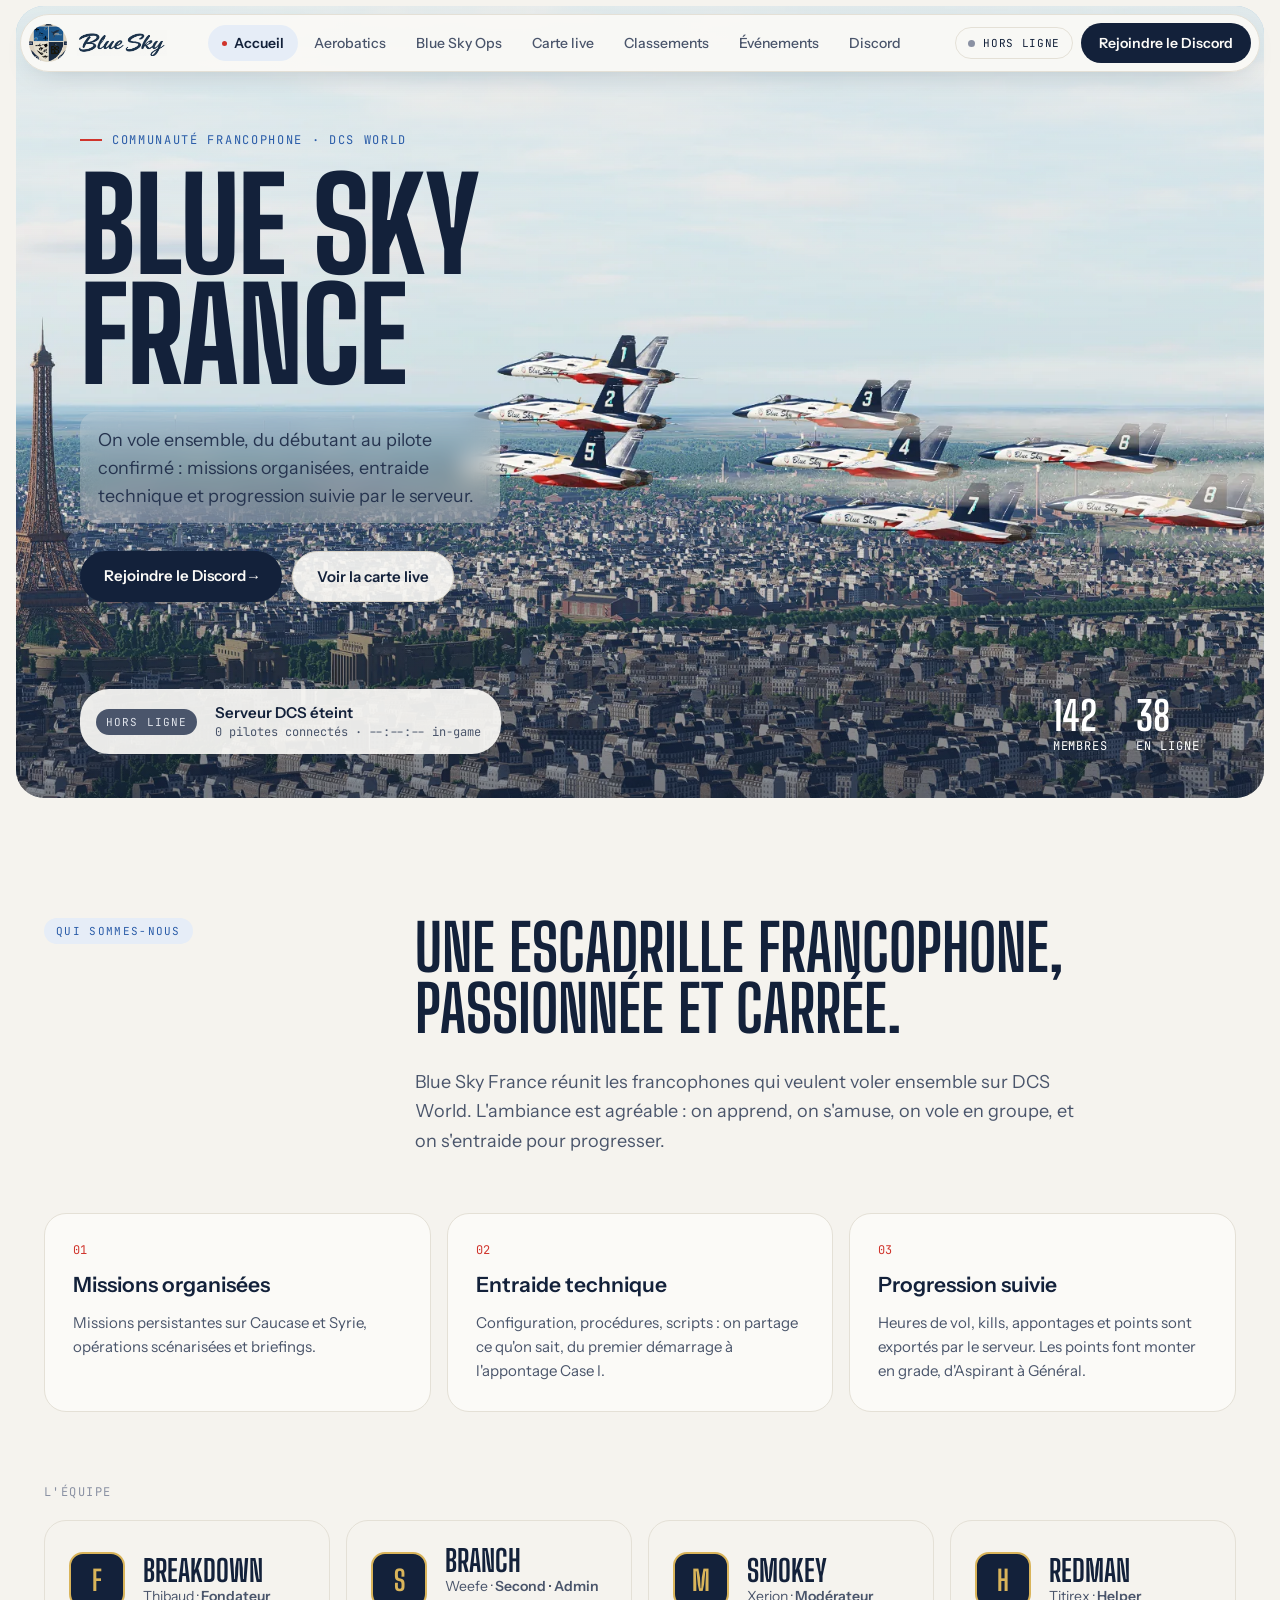
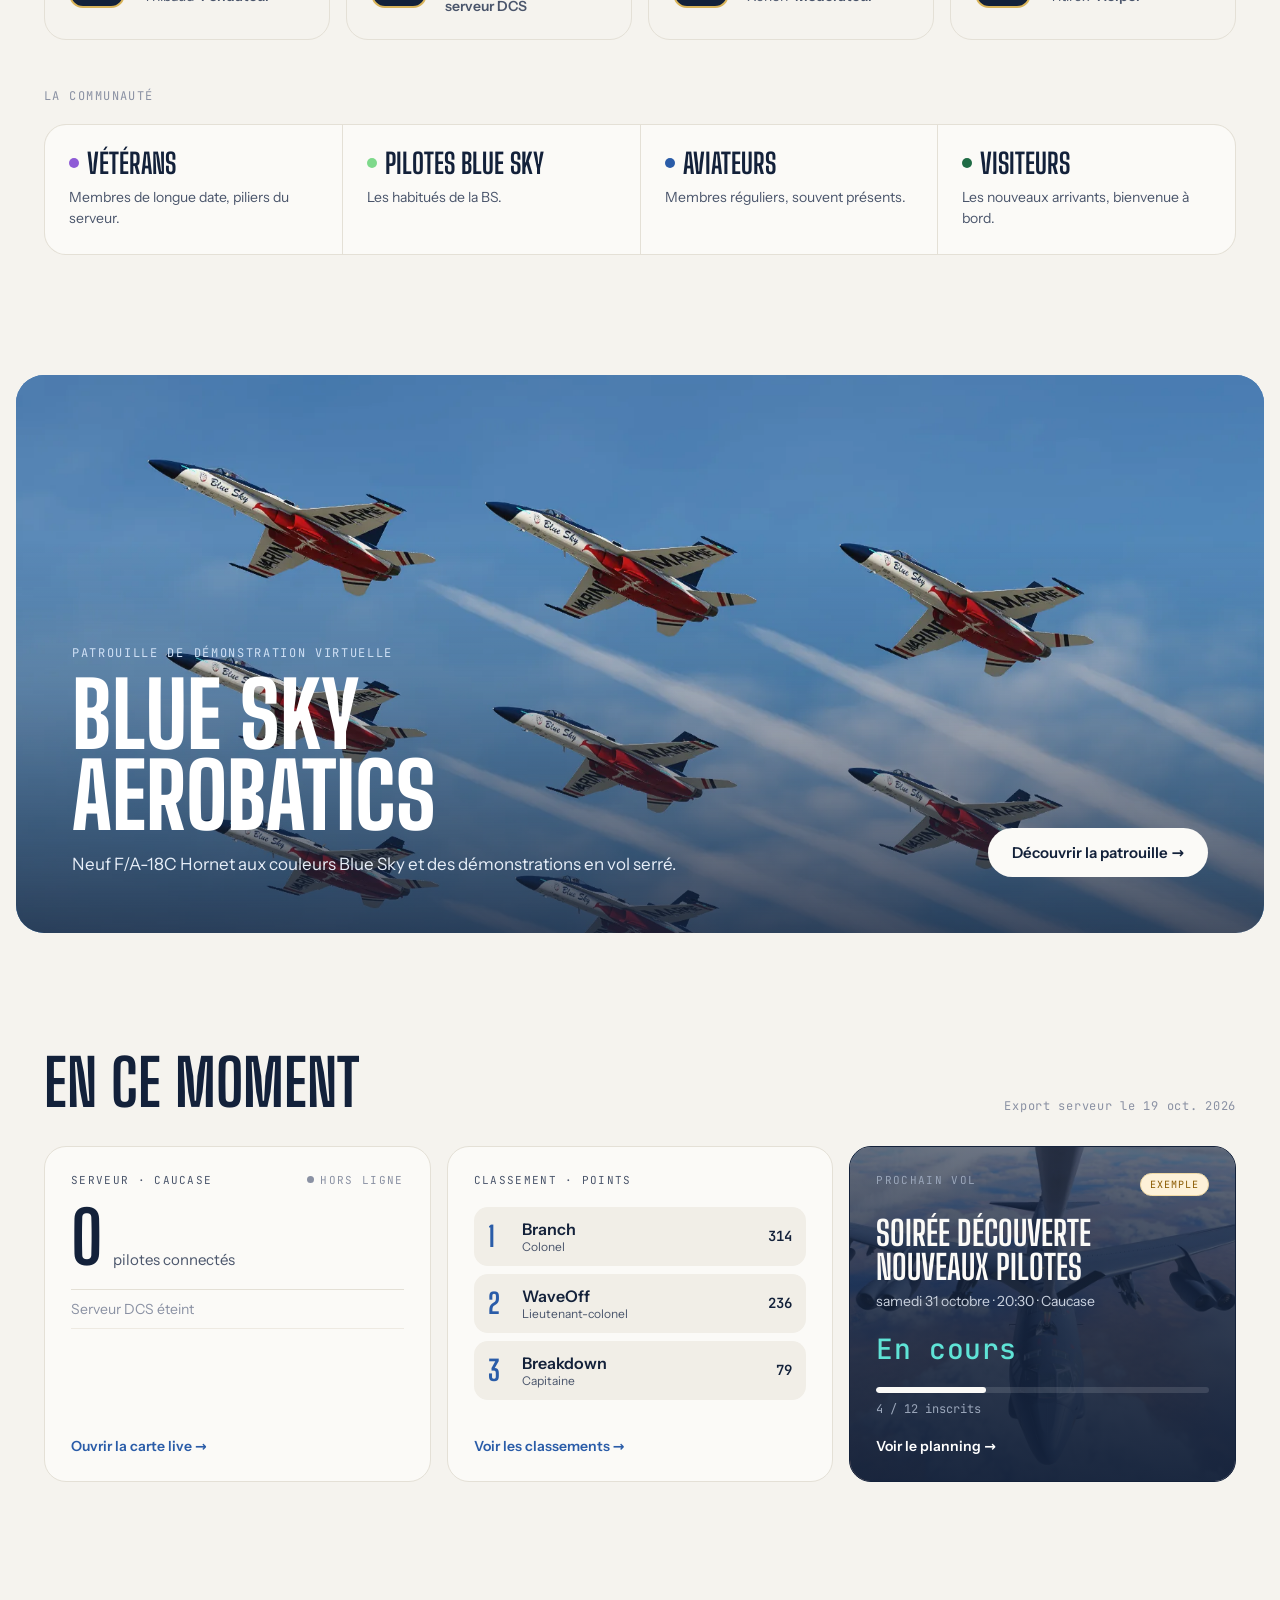
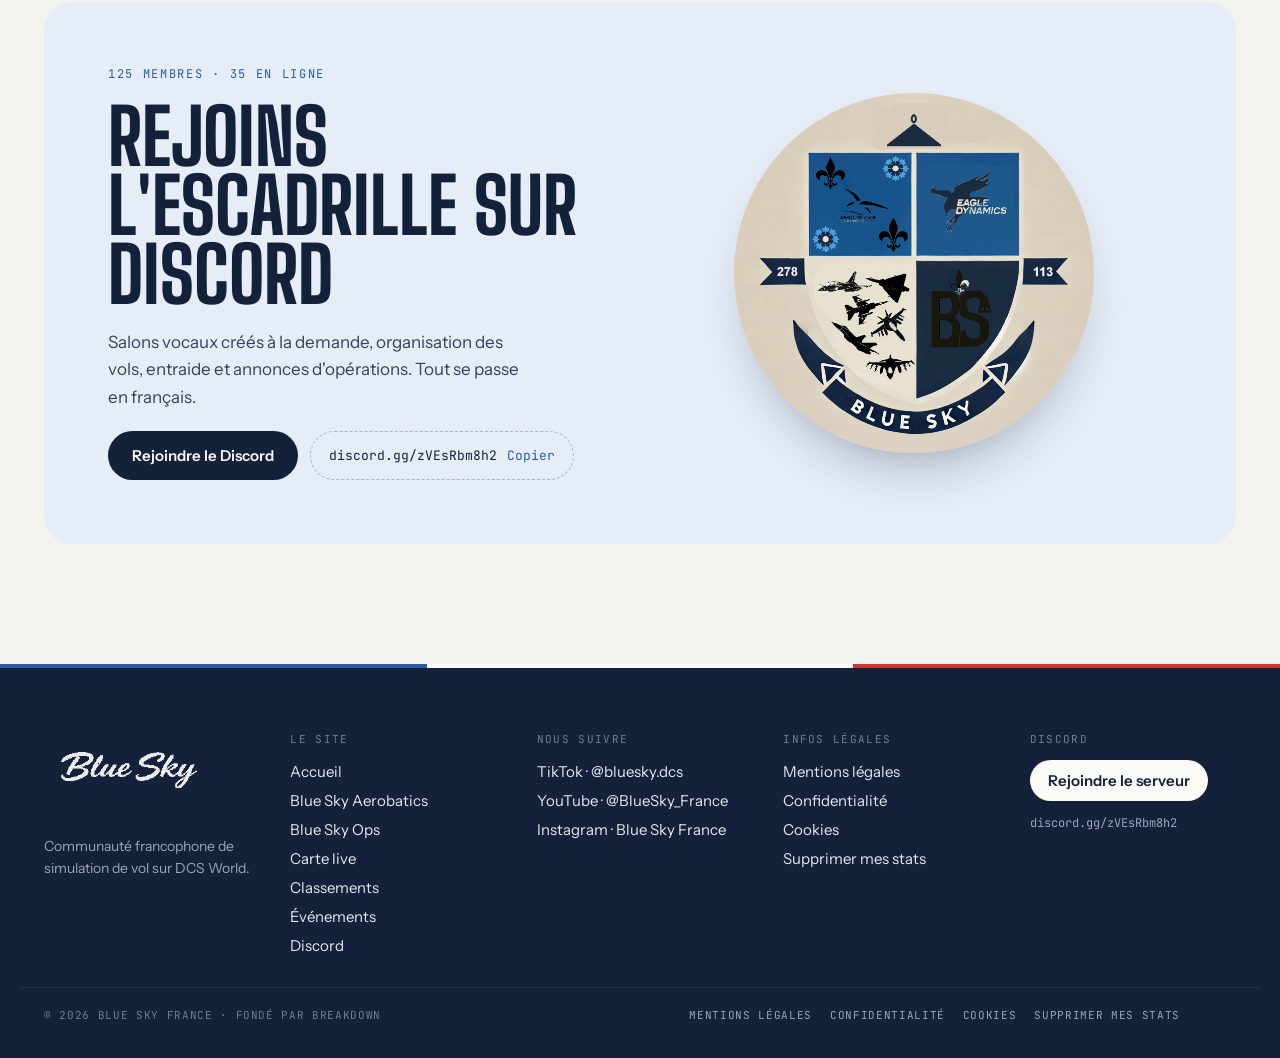
<file: web/index.html>
<!DOCTYPE html>
<html lang="fr">
<head>
<meta charset="utf-8">
<meta http-equiv="Content-Security-Policy" content="default-src 'self'; base-uri 'none'; object-src 'none'; script-src 'self' 'sha256-FdMDEFJxT6HslRh3pcmztG1pilKOMJHcjdaE8K2s/Ow=' 'sha256-8W7OlH2mlgkJN3VDolPvWvQjj2sjSPeDJ8WrgnXqQkM='; style-src 'self' 'unsafe-inline'; img-src 'self' data: https:; connect-src 'self' https://script.google.com https://script.googleusercontent.com https://discord.com; font-src 'self'">
<meta name="viewport" content="width=device-width, initial-scale=1">
<title>Blue Sky France DCS · Communauté DCS World francophone</title>
<meta name="description" content="Blue Sky France DCS, communauté francophone de simulation de vol sur DCS World : missions organisées, entraide, classements et patrouille Blue Sky Aerobatics.">
<link rel="canonical" href="https://thibaero278.github.io/blue-sky-france/">
<meta property="og:type" content="website">
<meta property="og:site_name" content="Blue Sky France">
<meta property="og:locale" content="fr_FR">
<meta property="og:title" content="Blue Sky France · Communauté DCS World">
<meta property="og:description" content="Blue Sky France, communauté francophone de simulation de vol sur DCS World : missions organisées, entraide, classements et patrouille Blue Sky Aerobatics.">
<meta property="og:url" content="https://thibaero278.github.io/blue-sky-france/">
<meta property="og:image" content="https://thibaero278.github.io/blue-sky-france/assets/forma-eiffel.webp">
<meta name="twitter:card" content="summary_large_image">
<script type="application/ld+json">
{"@context":"https://schema.org","@type":"Organization","name":"Blue Sky France",
"alternateName":"Blue Sky France DCS","url":"https://thibaero278.github.io/blue-sky-france/","logo":"https://thibaero278.github.io/blue-sky-france/assets/icon-512.png",
"description":"Communauté francophone de simulation de vol sur DCS World.",
"sameAs":["https://discord.gg/zVEsRbm8h2"]}
</script>
<link rel="icon" type="image/png" sizes="192x192" href="assets/icon-192.png">
<link rel="manifest" href="manifest.webmanifest">
<meta name="theme-color" content="#13213a">
<link rel="apple-touch-icon" href="assets/icon-192.png">
<link rel="stylesheet" href="assets/fonts/fonts.css">
<link rel="stylesheet" href="css/style.css?v=13">
<link rel="stylesheet" href="css/motion.css?v=2">
<script>document.documentElement.classList.add('motion');setTimeout(function(){if(!window.BSMotion)document.documentElement.classList.remove('motion')},3000)</script>
</head>
<body data-page="accueil">

<header class="hero home-hero">
  <div class="hero-frame">
    <img src="assets/forma-eiffel.webp" alt="Patrouille Blue Sky devant la tour Eiffel" style="object-position:center 42%" fetchpriority="high">
    <div class="shade"></div>
    <div class="hero-body">
      <div style="max-width:540px; display:flex; flex-direction:column; gap:22px">
        <div class="eyebrow">Communauté francophone · DCS World</div>
        <h1>Blue Sky<br>France</h1>
        <p class="glass-p">On vole ensemble, du débutant au pilote confirmé : missions organisées, entraide technique et progression suivie par le serveur.</p>
        <div style="display:flex; flex-wrap:wrap; gap:10px; margin-top:6px">
          <a class="btn" href="https://discord.gg/zVEsRbm8h2" target="_blank" rel="noopener">Rejoindre le Discord <span class="mono">→</span></a>
          <a class="btn ghost" href="carte.html">Voir la carte live</a>
        </div>
      </div>
      <div style="display:flex; flex-wrap:wrap; align-items:flex-end; justify-content:space-between; gap:16px">
        <a class="live-chip" href="carte.html">
          <span class="live-badge" id="heroBadge"><i></i>EN DIRECT</span>
          <span style="display:flex; flex-direction:column; gap:2px">
            <span style="font-weight:600; font-size:15px" id="heroMission">Foothold · Caucase</span>
            <span class="mono" style="font-size:12px; color:#4a556b"><span id="heroOnline">–</span> pilotes connectés · <span id="heroClock">--:--:--</span> in-game</span>
          </span>
        </a>
        <div class="hero-stats">
          <span><b id="heroMembers">–</b>membres</span>
          <span><b id="heroDcOnline">–</b>en ligne</span>
        </div>
      </div>
    </div>
  </div>
</header>

<section class="wrap section" style="display:flex; flex-wrap:wrap; gap:24px 64px">
  <div style="flex:1 1 220px"><span class="tag">Qui sommes-nous</span></div>
  <div style="flex:3 1 560px; display:flex; flex-direction:column; gap:28px; min-width:0">
    <h2 class="h2">Une escadrille francophone, passionnée et carrée.</h2>
    <p class="lead" style="max-width:680px; font-size:18px; line-height:1.65">Blue Sky France réunit les francophones qui veulent voler ensemble sur DCS World. L'ambiance est agréable : on apprend, on s'amuse, on vole en groupe, et on s'entraide pour progresser.</p>
  </div>
</section>

<section class="wrap grid-auto" style="padding-top:56px">
  <div class="card feature"><span class="num">01</span><h3>Missions organisées</h3><p>Missions persistantes sur Caucase et Syrie, opérations scénarisées et briefings.</p></div>
  <div class="card feature"><span class="num">02</span><h3>Entraide technique</h3><p>Configuration, procédures, scripts : on partage ce qu'on sait, du premier démarrage à l'appontage Case I.</p></div>
  <div class="card feature"><span class="num">03</span><h3>Progression suivie</h3><p>Heures de vol, kills, appontages et points sont exportés par le serveur. Les points font monter en grade, d'Aspirant à Général.</p></div>
</section>

<section class="wrap" style="padding-top:72px; display:flex; flex-direction:column; gap:20px">
  <div class="label" style="font-size:12px">L'équipe</div>
  <div class="grid-auto" style="--min:200px" id="staff"></div>
  <div class="label" style="font-size:12px; margin-top:28px">La communauté</div>
  <div class="tiers">
    <div><b><i style="background:#8e5bd6"></i>Vétérans</b><span>Membres de longue date, piliers du serveur.</span></div>
    <div><b><i style="background:#7ed98b"></i>Pilotes Blue Sky</b><span>Les habitués de la BS.</span></div>
    <div><b><i style="background:#2a5ca8"></i>Aviateurs</b><span>Membres réguliers, souvent présents.</span></div>
    <div><b><i style="background:#1f6b45"></i>Visiteurs</b><span>Les nouveaux arrivants, bienvenue à bord.</span></div>
  </div>
</section>

<section class="section" style="padding-left:16px; padding-right:16px">
  <a class="teaser" href="aerobatics.html">
    <img src="assets/forma-dessous.webp" alt="Blue Sky Aerobatics en formation" loading="lazy">
    <div class="shade"></div>
    <div class="teaser-body">
      <div style="display:flex; flex-direction:column; gap:14px; max-width:620px">
        <span class="mono" style="font-size:12px; letter-spacing:.14em; text-transform:uppercase; color:#cfe0f5">Patrouille de démonstration virtuelle</span>
        <span class="display" style="font-weight:800; font-size:clamp(48px, 7vw, 96px); line-height:.9">Blue Sky Aerobatics</span>
        <span style="font-size:17px; line-height:1.55; color:#e7eef8">Neuf F/A-18C Hornet aux couleurs Blue Sky et des démonstrations en vol serré.</span>
      </div>
      <span class="btn light">Découvrir la patrouille →</span>
    </div>
  </a>
</section>

<section class="wrap section" style="display:flex; flex-direction:column; gap:32px">
  <div class="sec-head">
    <h2 class="h2">En ce moment</h2>
    <span class="mono" style="font-size:12px; color:#8a91a3; letter-spacing:.06em" id="lastExport">Export serveur …</span>
  </div>
  <div class="grid-auto" style="--min:320px">
    <a class="card now-card" href="carte.html">
      <div style="display:flex; justify-content:space-between; align-items:center" class="label">
        <span style="color:#4a556b">Serveur · Caucase</span>
        <span style="display:flex; align-items:center; gap:6px; color:#0b7d75" id="srvState"><span class="dot"></span>En ligne</span>
      </div>
      <div style="display:flex; align-items:baseline; gap:10px">
        <span class="big-num" id="nowOnline">–</span><span style="font-size:15px; color:#4a556b">pilotes connectés</span>
      </div>
      <div class="rows" id="nowList"></div>
      <span class="more">Ouvrir la carte live →</span>
    </a>
    <a class="card now-card" href="classements.html">
      <div class="label" style="color:#4a556b; display:flex; justify-content:space-between; gap:8px"><span>Classement · points</span><span id="top3Demo"></span></div>
      <div style="display:flex; flex-direction:column; gap:8px" id="top3"></div>
      <span class="more">Voir les classements →</span>
    </a>
    <a class="card now-card dark photo-card" href="evenements.html">
      <img class="bg" id="nextBg" src="assets/ravito-b52.webp" alt="" loading="lazy">
      <div class="label" style="color:#9aa6ba; display:flex; justify-content:space-between; gap:8px"><span>Prochain vol</span><span id="nextDemo"></span></div>
      <div style="display:flex; flex-direction:column; gap:8px">
        <span class="display" style="font-weight:700; font-size:34px; line-height:1" id="nextTitle">–</span>
        <span style="font-size:14px; color:#c9d1de" id="nextWhen"></span>
      </div>
      <div class="countdown" id="nextCount">--:--:--</div>
      <div style="display:flex; flex-direction:column; gap:8px">
        <div class="bar dark"><div id="nextFill" style="width:0"></div></div>
        <span class="mono" style="font-size:12px; color:#9aa6ba" id="nextReg"></span>
      </div>
      <span class="more">Voir le planning →</span>
    </a>
  </div>
</section>

<section class="wrap section">
  <div class="cta-box">
    <div style="display:flex; flex-direction:column; gap:20px; position:relative">
      <span class="mono" style="font-size:12px; letter-spacing:.14em; text-transform:uppercase; color:#2a5ca8"><span id="ctaMembers">–</span> membres · <span id="ctaOnline">–</span> en ligne</span>
      <h2>Rejoins l'escadrille sur Discord</h2>
      <p class="lead" style="max-width:460px; color:#33415c">Salons vocaux créés à la demande, organisation des vols, entraide et annonces d'opérations. Tout se passe en français.</p>
      <div style="display:flex; flex-wrap:wrap; align-items:center; gap:12px">
        <a class="btn" href="https://discord.gg/zVEsRbm8h2" target="_blank" rel="noopener">Rejoindre le Discord</a>
        <button class="copy" data-copy-invite>discord.gg/zVEsRbm8h2 <span>Copier</span></button>
      </div>
    </div>
    <div class="round-crest"><img src="assets/ecusson.png" alt="Écusson Blue Sky" loading="lazy"></div>
  </div>
</section>

<script src="js/config.js?v=7"></script>
<script src="data/evenements.js"></script>
<script src="js/data.js?v=16"></script>
<script src="js/layout.js?v=9"></script>
<script src="js/motion.js?v=7"></script>
<script src="js/pages/accueil.js?v=6"></script>
</body>
</html>
</file>
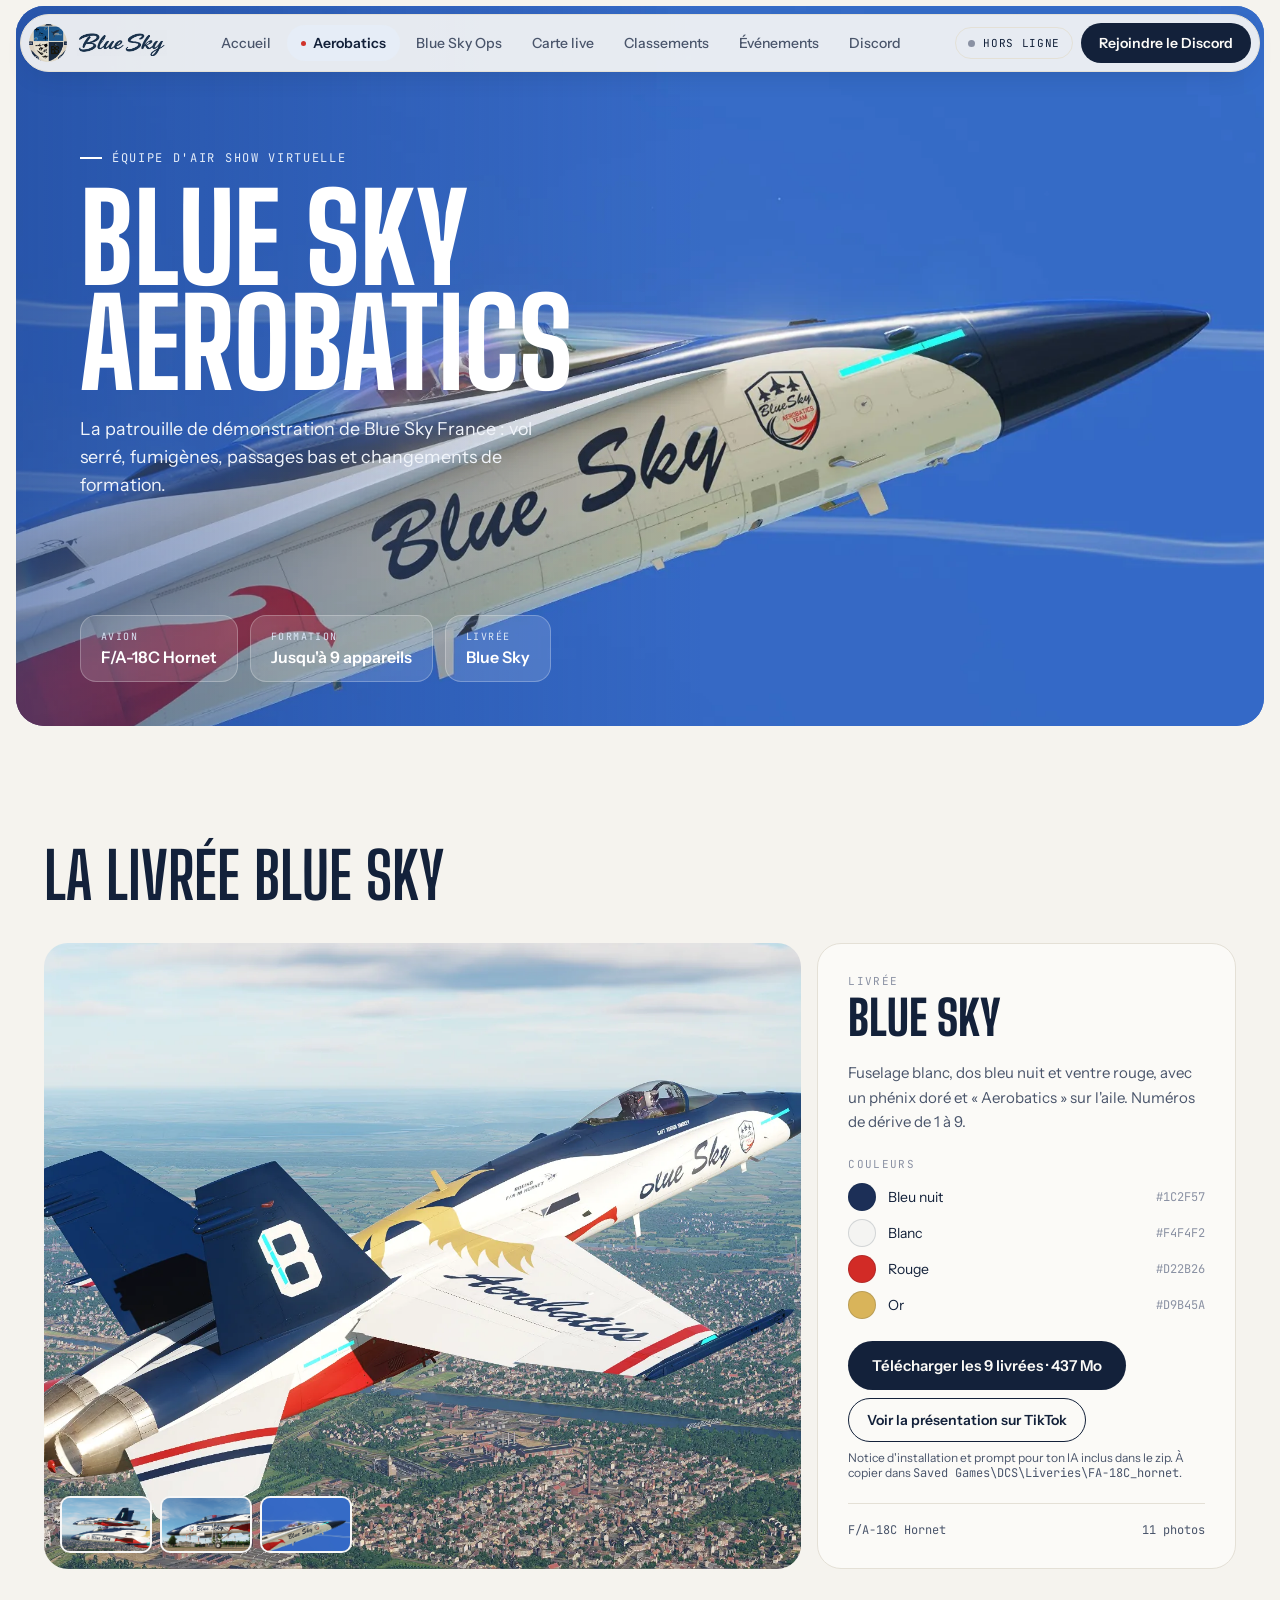
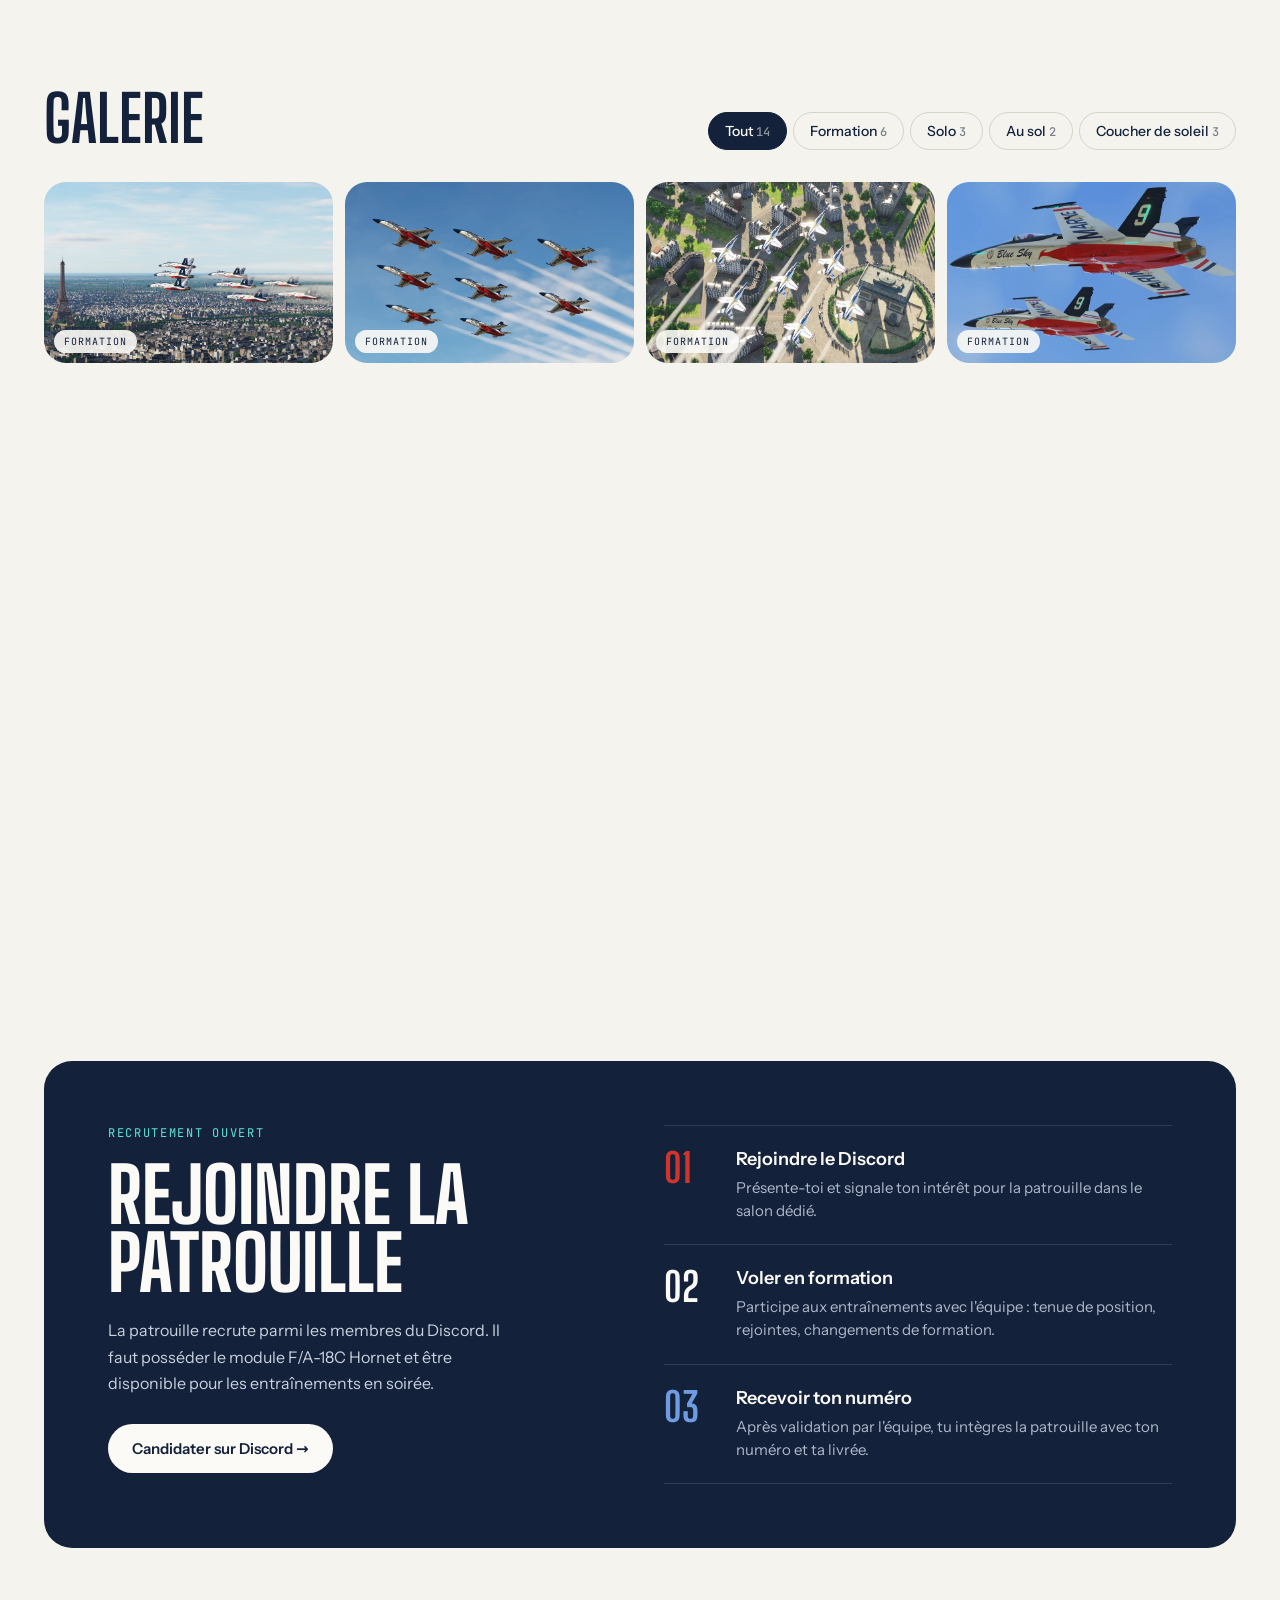
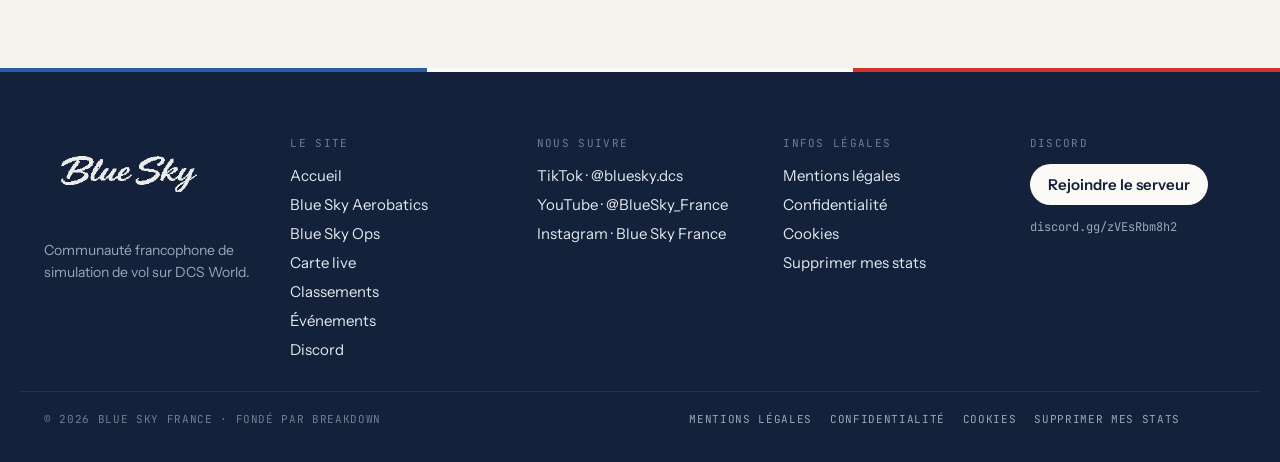
<file: web/aerobatics.html>
<!DOCTYPE html>
<html lang="fr">
<head>
<meta charset="utf-8">
<meta http-equiv="Content-Security-Policy" content="default-src 'self'; base-uri 'none'; object-src 'none'; script-src 'self' 'sha256-FdMDEFJxT6HslRh3pcmztG1pilKOMJHcjdaE8K2s/Ow=' 'sha256-8W7OlH2mlgkJN3VDolPvWvQjj2sjSPeDJ8WrgnXqQkM='; style-src 'self' 'unsafe-inline'; img-src 'self' data: https:; connect-src 'self' https://script.google.com https://script.googleusercontent.com https://discord.com; font-src 'self'">
<meta name="viewport" content="width=device-width, initial-scale=1">
<title>Blue Sky Aerobatics · Blue Sky France</title>
<meta name="description" content="Blue Sky Aerobatics, la patrouille de démonstration virtuelle de Blue Sky France sur F/A-18C Hornet.">
<link rel="canonical" href="https://thibaero278.github.io/blue-sky-france/aerobatics.html">
<meta property="og:type" content="website">
<meta property="og:site_name" content="Blue Sky France">
<meta property="og:locale" content="fr_FR">
<meta property="og:title" content="Blue Sky Aerobatics · Blue Sky France">
<meta property="og:description" content="Blue Sky Aerobatics, la patrouille de démonstration virtuelle de Blue Sky France sur F/A-18C Hornet.">
<meta property="og:url" content="https://thibaero278.github.io/blue-sky-france/aerobatics.html">
<meta property="og:image" content="https://thibaero278.github.io/blue-sky-france/assets/forma-eiffel.webp">
<meta name="twitter:card" content="summary_large_image">
<link rel="icon" type="image/png" sizes="192x192" href="assets/icon-192.png">
<link rel="manifest" href="manifest.webmanifest">
<meta name="theme-color" content="#13213a">
<link rel="apple-touch-icon" href="assets/icon-192.png">
<link rel="stylesheet" href="assets/fonts/fonts.css">
<link rel="stylesheet" href="css/style.css?v=13">
<link rel="stylesheet" href="css/motion.css?v=2">
<script>document.documentElement.classList.add('motion');setTimeout(function(){if(!window.BSMotion)document.documentElement.classList.remove('motion')},3000)</script>
</head>
<body data-page="aerobatics">

<header class="hero aero-hero">
  <div class="hero-frame">
    <img src="assets/nez-en-vol.webp" alt="F/A-18C Blue Sky en vol" fetchpriority="high">
    <div class="shade"></div>
    <div class="hero-body">
      <div style="max-width:640px; display:flex; flex-direction:column; gap:20px">
        <div class="eyebrow light">Équipe d'air show virtuelle</div>
        <h1>Blue Sky<br>Aerobatics</h1>
        <p style="margin:0; max-width:480px; font-size:clamp(16px, 1.4vw, 19px); line-height:1.55; color:#f1f5fb">La patrouille de démonstration de Blue Sky France : vol serré, fumigènes, passages bas et changements de formation.</p>
      </div>
      <div style="display:flex; flex-wrap:wrap; gap:12px">
        <div class="glass-chip"><span>Avion</span><b>F/A-18C Hornet</b></div>
        <div class="glass-chip"><span>Formation</span><b>Jusqu'à 9 appareils</b></div>
        <div class="glass-chip"><span>Livrée</span><b>Blue Sky</b></div>
      </div>
    </div>
  </div>
</header>

<section class="wrap section" style="display:flex; flex-direction:column; gap:36px">
  <h2 class="h2">La livrée Blue Sky</h2>
  <div style="display:flex; flex-wrap:wrap; gap:16px">
    <div class="livery-photo">
      <img src="assets/solo-ville.webp" alt="Hornet en livrée Blue Sky" loading="lazy">
      <div class="thumbs" id="thumbs"></div>
    </div>
    <div class="card" style="flex:1 1 300px; padding:30px; border-radius:24px; display:flex; flex-direction:column; gap:22px">
      <div style="display:flex; flex-direction:column; gap:8px">
        <span class="label">Livrée</span>
        <span class="display" style="font-weight:800; font-size:48px; line-height:.9">Blue Sky</span>
      </div>
      <p style="margin:0; font-size:15px; line-height:1.65; color:#4a556b">Fuselage blanc, dos bleu nuit et ventre rouge, avec un phénix doré et « Aerobatics » sur l'aile. Numéros de dérive de 1 à 9.</p>
      <div style="display:flex; flex-direction:column; gap:12px">
        <span class="label">Couleurs</span>
        <div style="display:flex; flex-direction:column; gap:8px" id="swatches"></div>
      </div>
      <div style="display:flex; flex-direction:column; gap:8px">
        <a class="btn" style="align-self:flex-start" href="https://github.com/thibaero278/blue-sky-france/releases/download/livrees-voltige/Blue-Sky-Aerobatics-Livrees.zip" download>Télécharger les 9 livrées · 437 Mo</a>
        <a class="btn outline" style="align-self:flex-start" href="https://www.tiktok.com/@weefe_/video/7505668783676165398" target="_blank" rel="noopener">Voir la présentation sur TikTok</a>
        <span style="font-size:12px; color:#4a556b">Notice d'installation et prompt pour ton IA inclus dans le zip. À copier dans <span class="mono">Saved Games\DCS\Liveries\FA-18C_hornet</span>.</span>
      </div>
      <div class="mono" style="margin-top:auto; padding-top:18px; border-top:1px solid #e4e0d6; display:flex; justify-content:space-between; font-size:12px; color:#4a556b">
        <span>F/A-18C Hornet</span><span id="photoCount"></span>
      </div>
    </div>
  </div>
</section>

<section class="wrap section" style="display:flex; flex-direction:column; gap:32px">
  <div class="sec-head">
    <h2 class="h2">Galerie</h2>
    <div class="filters" id="filters"></div>
  </div>
  <div class="gallery" id="gallery"></div>
</section>

<section class="wrap section">
  <div class="recruit">
    <div style="display:flex; flex-direction:column; gap:20px; align-items:flex-start">
      <span class="mono" style="font-size:12px; letter-spacing:.14em; text-transform:uppercase; color:#5fe3d6">Recrutement ouvert</span>
      <h2 class="display" style="margin:0; font-weight:800; font-size:clamp(44px, 6vw, 76px); line-height:.9">Rejoindre la patrouille</h2>
      <p style="margin:0; max-width:420px; font-size:16px; line-height:1.65; color:#c9d1de">La patrouille recrute parmi les membres du Discord. Il faut posséder le module F/A-18C Hornet et être disponible pour les entraînements en soirée.</p>
      <a class="btn light" href="https://discord.gg/zVEsRbm8h2" target="_blank" rel="noopener" style="margin-top:8px">Candidater sur Discord →</a>
    </div>
    <div>
      <div class="step"><span class="nb" style="color:#d0342c">01</span><div><b>Rejoindre le Discord</b><span>Présente-toi et signale ton intérêt pour la patrouille dans le salon dédié.</span></div></div>
      <div class="step"><span class="nb" style="color:#fbfaf7">02</span><div><b>Voler en formation</b><span>Participe aux entraînements avec l'équipe : tenue de position, rejointes, changements de formation.</span></div></div>
      <div class="step"><span class="nb" style="color:#6f9be0">03</span><div><b>Recevoir ton numéro</b><span>Après validation par l'équipe, tu intègres la patrouille avec ton numéro et ta livrée.</span></div></div>
    </div>
  </div>
</section>

<div class="lightbox" id="lightbox" hidden>
  <img id="lbImg" alt="">
  <div class="ctl"><button id="lbPrev" aria-label="Photo précédente">←</button><span id="lbCap"></span><button id="lbNext" aria-label="Photo suivante">→</button></div>
  <button class="close" id="lbClose" aria-label="Fermer">✕</button>
</div>

<script src="js/config.js?v=7"></script>
<script src="js/data.js?v=16"></script>
<script src="js/layout.js?v=9"></script>
<script src="js/motion.js?v=7"></script>
<script src="js/pages/aerobatics.js?v=7"></script>
</body>
</html>
</file>
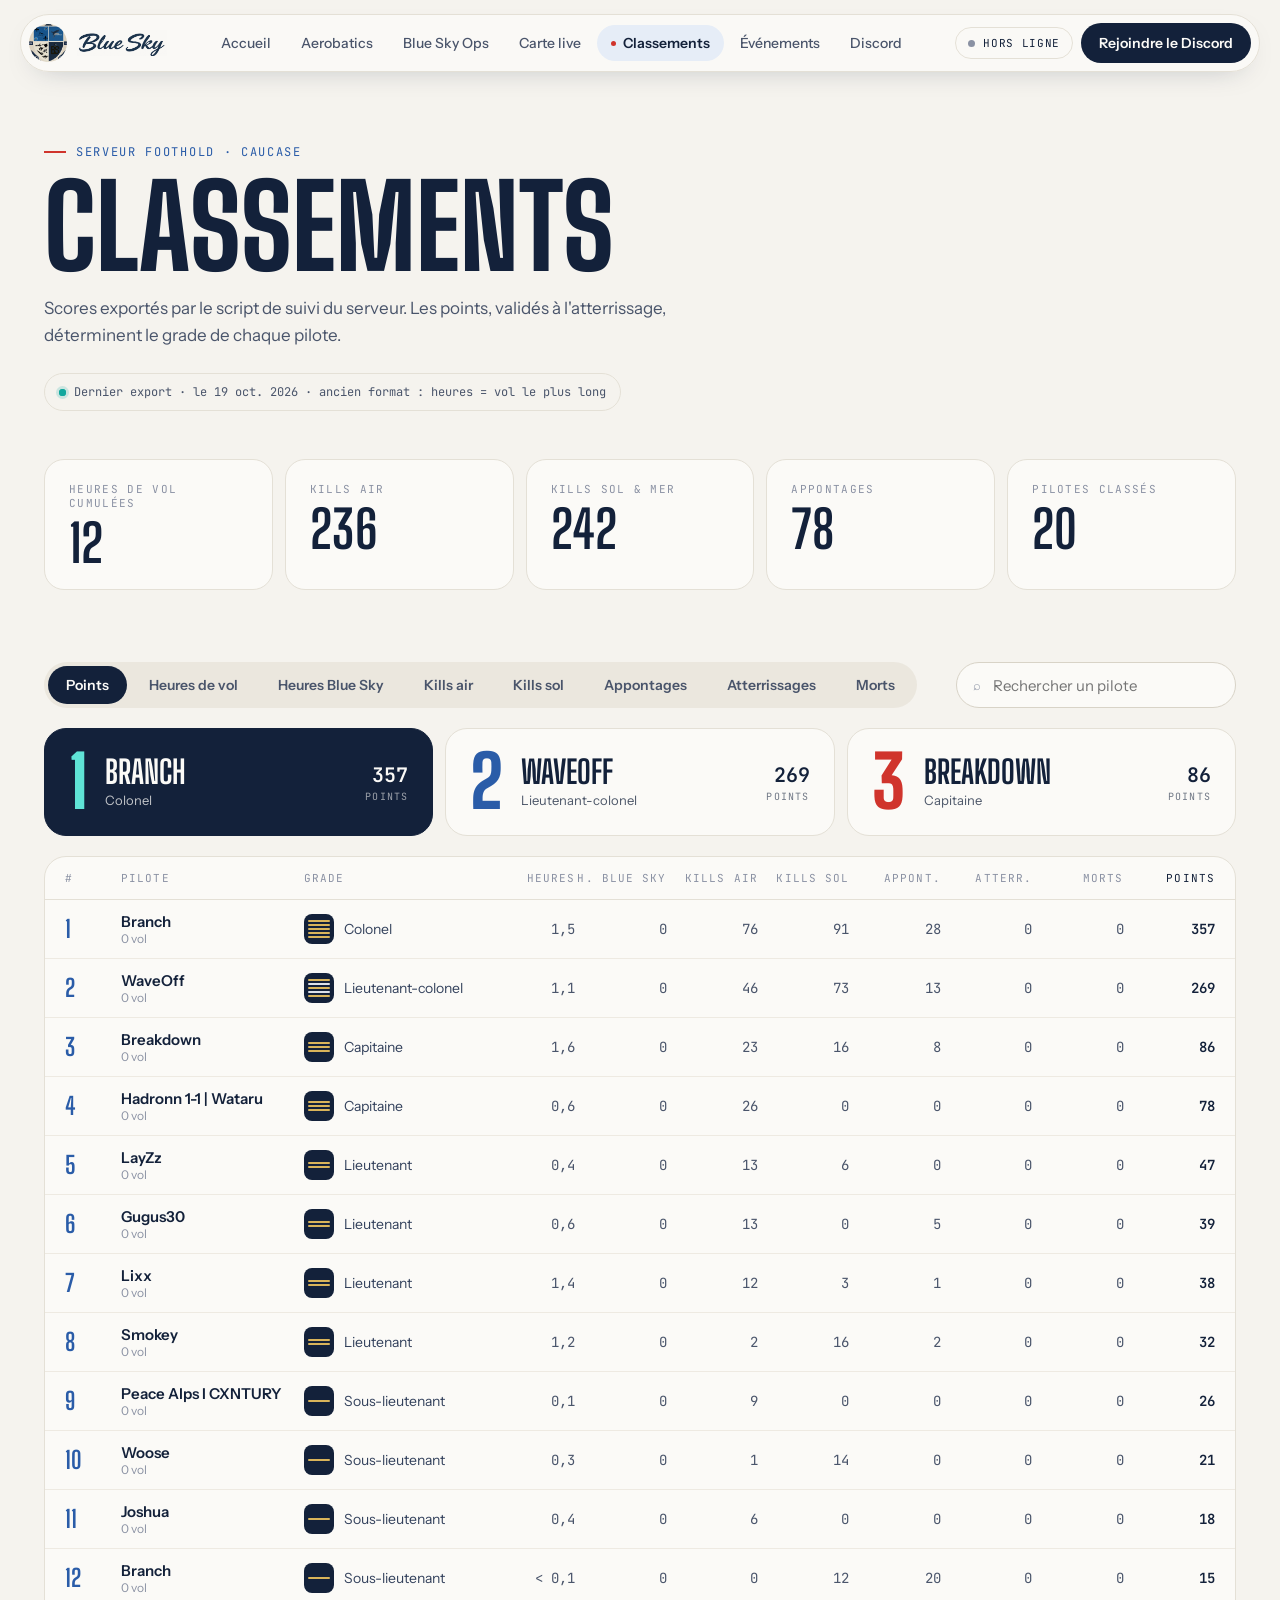
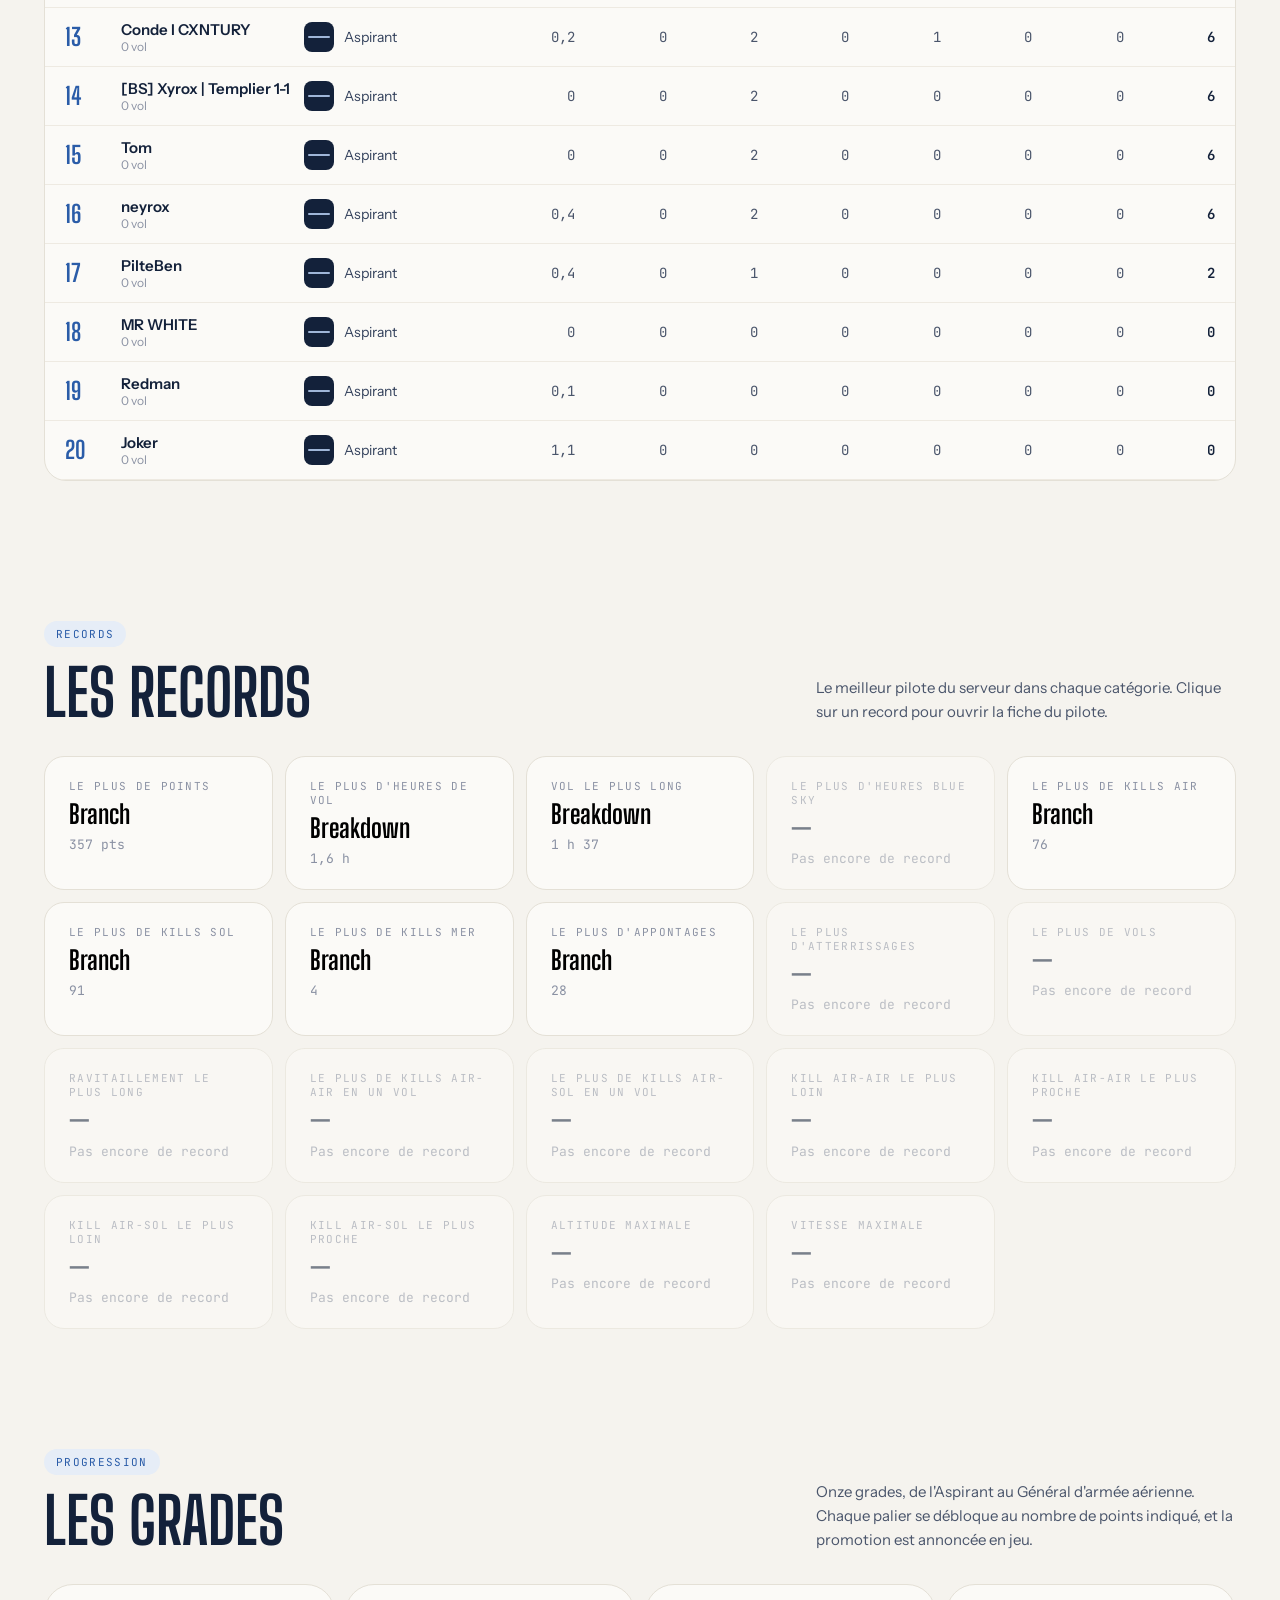
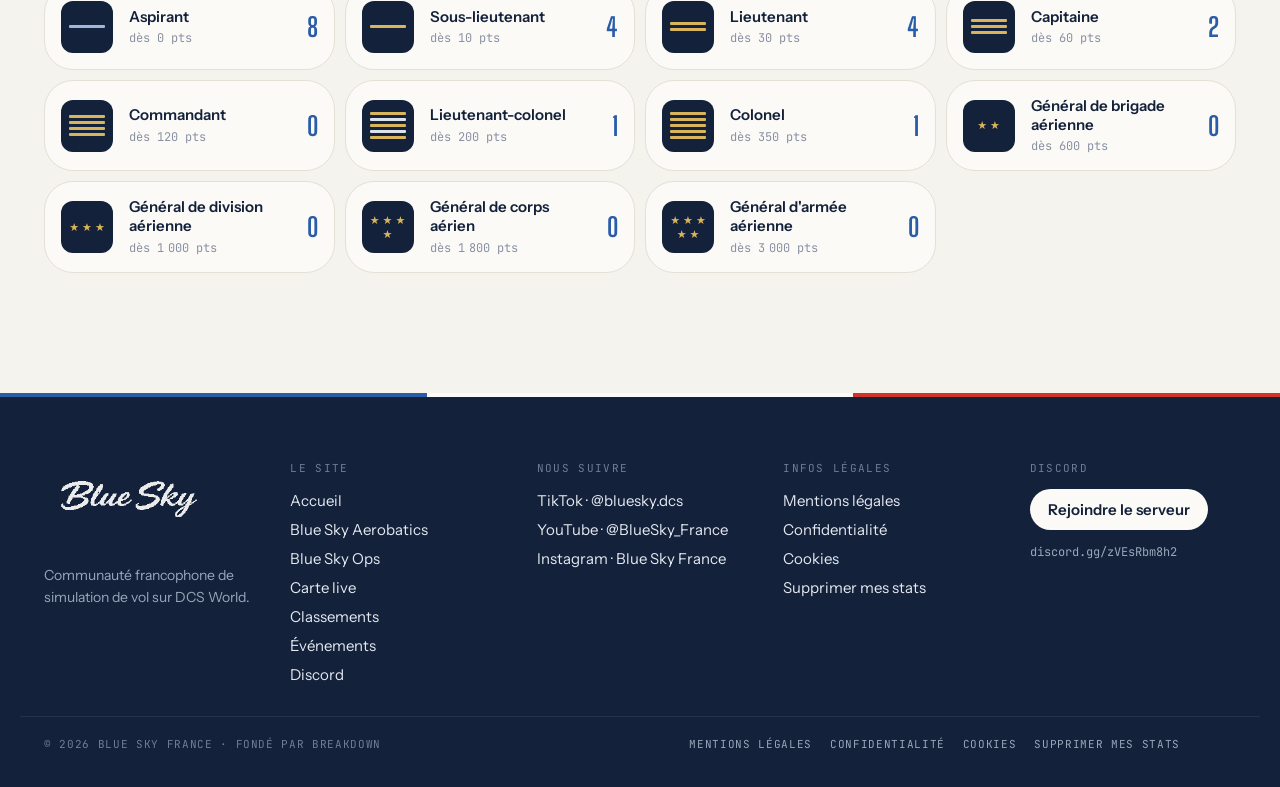
<file: web/classements.html>
<!DOCTYPE html>
<html lang="fr">
<head>
<meta charset="utf-8">
<meta http-equiv="Content-Security-Policy" content="default-src 'self'; base-uri 'none'; object-src 'none'; script-src 'self' 'sha256-FdMDEFJxT6HslRh3pcmztG1pilKOMJHcjdaE8K2s/Ow=' 'sha256-8W7OlH2mlgkJN3VDolPvWvQjj2sjSPeDJ8WrgnXqQkM='; style-src 'self' 'unsafe-inline'; img-src 'self' data: https:; connect-src 'self' https://script.google.com https://script.googleusercontent.com https://discord.com; font-src 'self'">
<meta name="viewport" content="width=device-width, initial-scale=1">
<title>Classements · Blue Sky France</title>
<meta name="description" content="Classement des pilotes du serveur DCS Blue Sky France : points, heures de vol, kills, appontages et grades.">
<link rel="canonical" href="https://thibaero278.github.io/blue-sky-france/classements.html">
<meta property="og:type" content="website">
<meta property="og:site_name" content="Blue Sky France">
<meta property="og:locale" content="fr_FR">
<meta property="og:title" content="Classements · Blue Sky France">
<meta property="og:description" content="Classement des pilotes du serveur DCS Blue Sky France : points, heures de vol, kills, appontages et grades.">
<meta property="og:url" content="https://thibaero278.github.io/blue-sky-france/classements.html">
<meta property="og:image" content="https://thibaero278.github.io/blue-sky-france/assets/forma-eiffel.webp">
<meta name="twitter:card" content="summary_large_image">
<link rel="icon" type="image/png" sizes="192x192" href="assets/icon-192.png">
<link rel="manifest" href="manifest.webmanifest">
<meta name="theme-color" content="#13213a">
<link rel="apple-touch-icon" href="assets/icon-192.png">
<link rel="stylesheet" href="assets/fonts/fonts.css">
<link rel="stylesheet" href="css/style.css?v=13">
<link rel="stylesheet" href="css/motion.css?v=2">
<script>document.documentElement.classList.add('motion');setTimeout(function(){if(!window.BSMotion)document.documentElement.classList.remove('motion')},3000)</script>
</head>
<body data-page="classements">

<header class="wrap page-head">
  <div style="display:flex; flex-direction:column; gap:18px; max-width:640px">
    <div class="eyebrow" id="srvLabel">Serveur Foothold · Caucase</div>
    <h1 class="h1">Classements</h1>
    <p class="lead">Scores exportés par le script de suivi du serveur. Les points, validés à l'atterrissage, déterminent le grade de chaque pilote.</p>
  </div>
  <div class="status-pill" id="status"><span class="dot"></span>Dernier export · …</div>
</header>

<section class="wrap grid-auto" style="--min:220px; gap:12px; padding-top:48px" id="totals"></section>

<section class="wrap" style="padding-top:72px; display:flex; flex-direction:column; gap:20px">
  <div style="display:flex; flex-wrap:wrap; justify-content:space-between; align-items:center; gap:16px">
    <div class="seg" id="metrics"></div>
    <label class="search"><span class="mono" style="font-size:13px; color:#8a91a3">⌕</span><input id="q" type="search" placeholder="Rechercher un pilote" autocomplete="off"></label>
  </div>
  <div class="grid-auto" style="--min:280px; gap:12px" id="podium"></div>
  <div class="table"><div class="inner" id="table"></div></div>
  <div id="more" style="display:flex; justify-content:center"></div>
</section>

<section class="wrap section" style="display:flex; flex-direction:column; gap:32px">
  <div class="sec-head">
    <div style="display:flex; flex-direction:column; gap:16px; align-items:flex-start">
      <span class="tag">Records</span>
      <h2 class="h2">Les records</h2>
    </div>
    <p class="lead" style="max-width:420px; font-size:15px">Le meilleur pilote du serveur dans chaque catégorie. Clique sur un record pour ouvrir la fiche du pilote.</p>
  </div>
  <div class="grid-auto" style="--min:220px; gap:12px" id="records"></div>
</section>

<section class="wrap section" style="display:flex; flex-direction:column; gap:32px">
  <div class="sec-head">
    <div style="display:flex; flex-direction:column; gap:16px; align-items:flex-start">
      <span class="tag">Progression</span>
      <h2 class="h2">Les grades</h2>
    </div>
    <p class="lead" style="max-width:420px; font-size:15px">Onze grades, de l'Aspirant au Général d'armée aérienne. Chaque palier se débloque au nombre de points indiqué, et la promotion est annoncée en jeu.</p>
  </div>
  <div class="grid-auto" style="--min:270px; gap:10px" id="grades"></div>
</section>

<section class="wrap section" style="display:flex; flex-direction:column; gap:24px" id="logSec" hidden>
  <div class="sec-head">
    <h2 class="h2">Mises à jour du serveur</h2>
    <span class="label">Script de mission</span>
  </div>
  <div class="changelog" id="log"></div>
</section>

<div id="drawerRoot"></div>

<script src="js/config.js?v=7"></script>
<script src="js/data.js?v=16"></script>
<script src="js/layout.js?v=9"></script>
<script src="js/motion.js?v=7"></script>
<script src="js/pages/classements.js?v=19"></script>
</body>
</html>
</file>
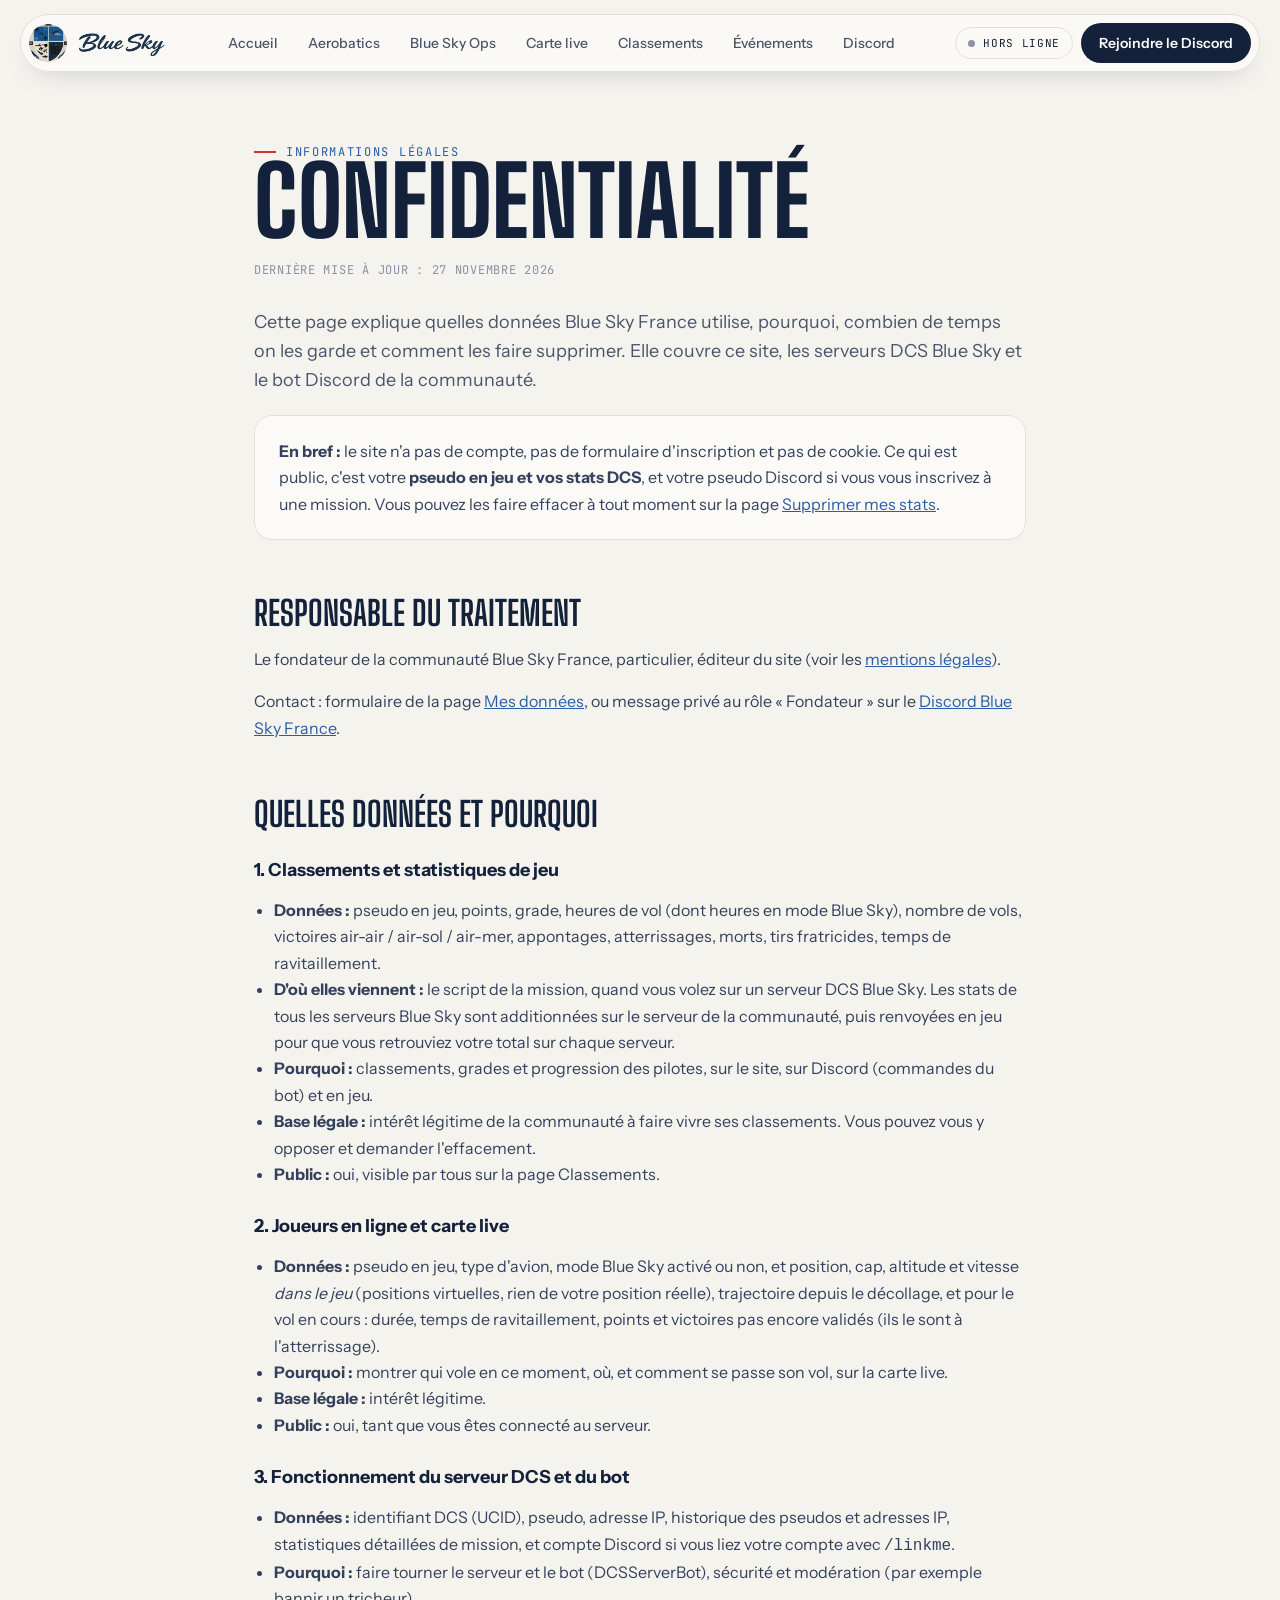
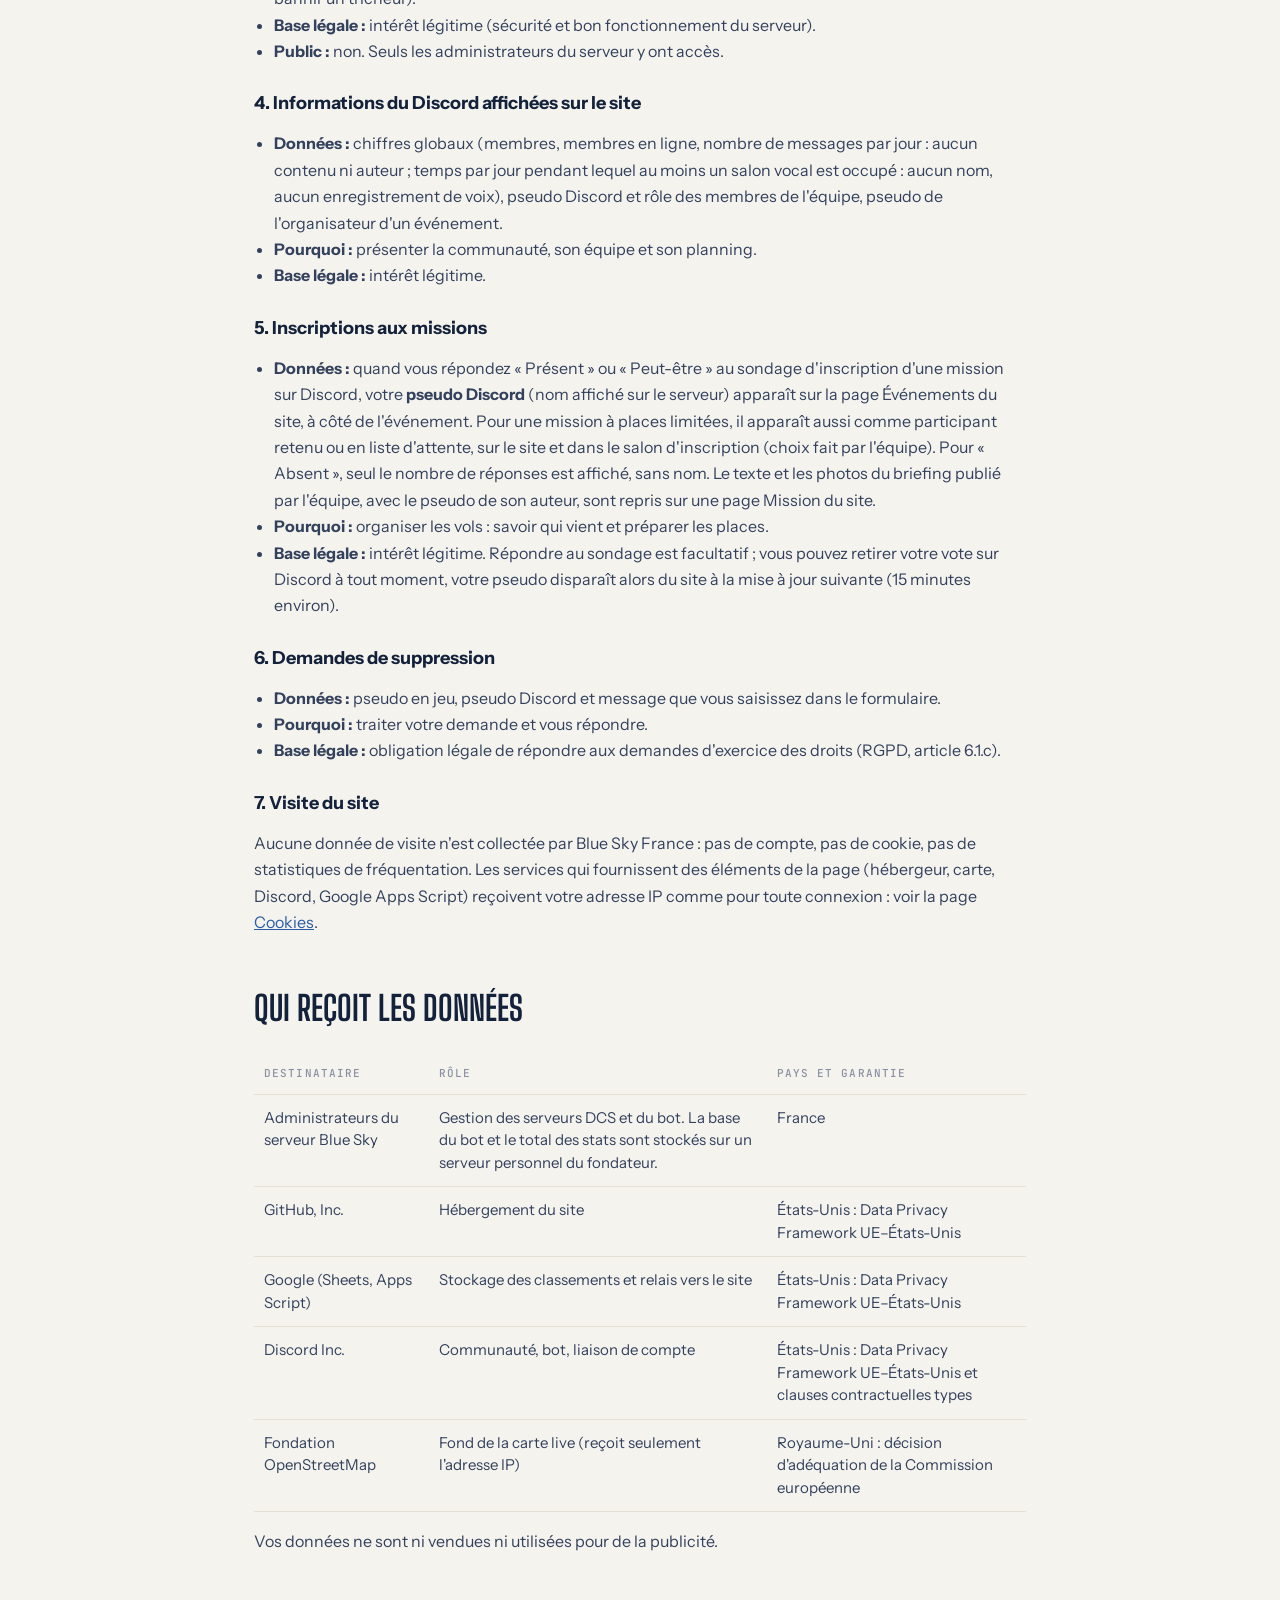
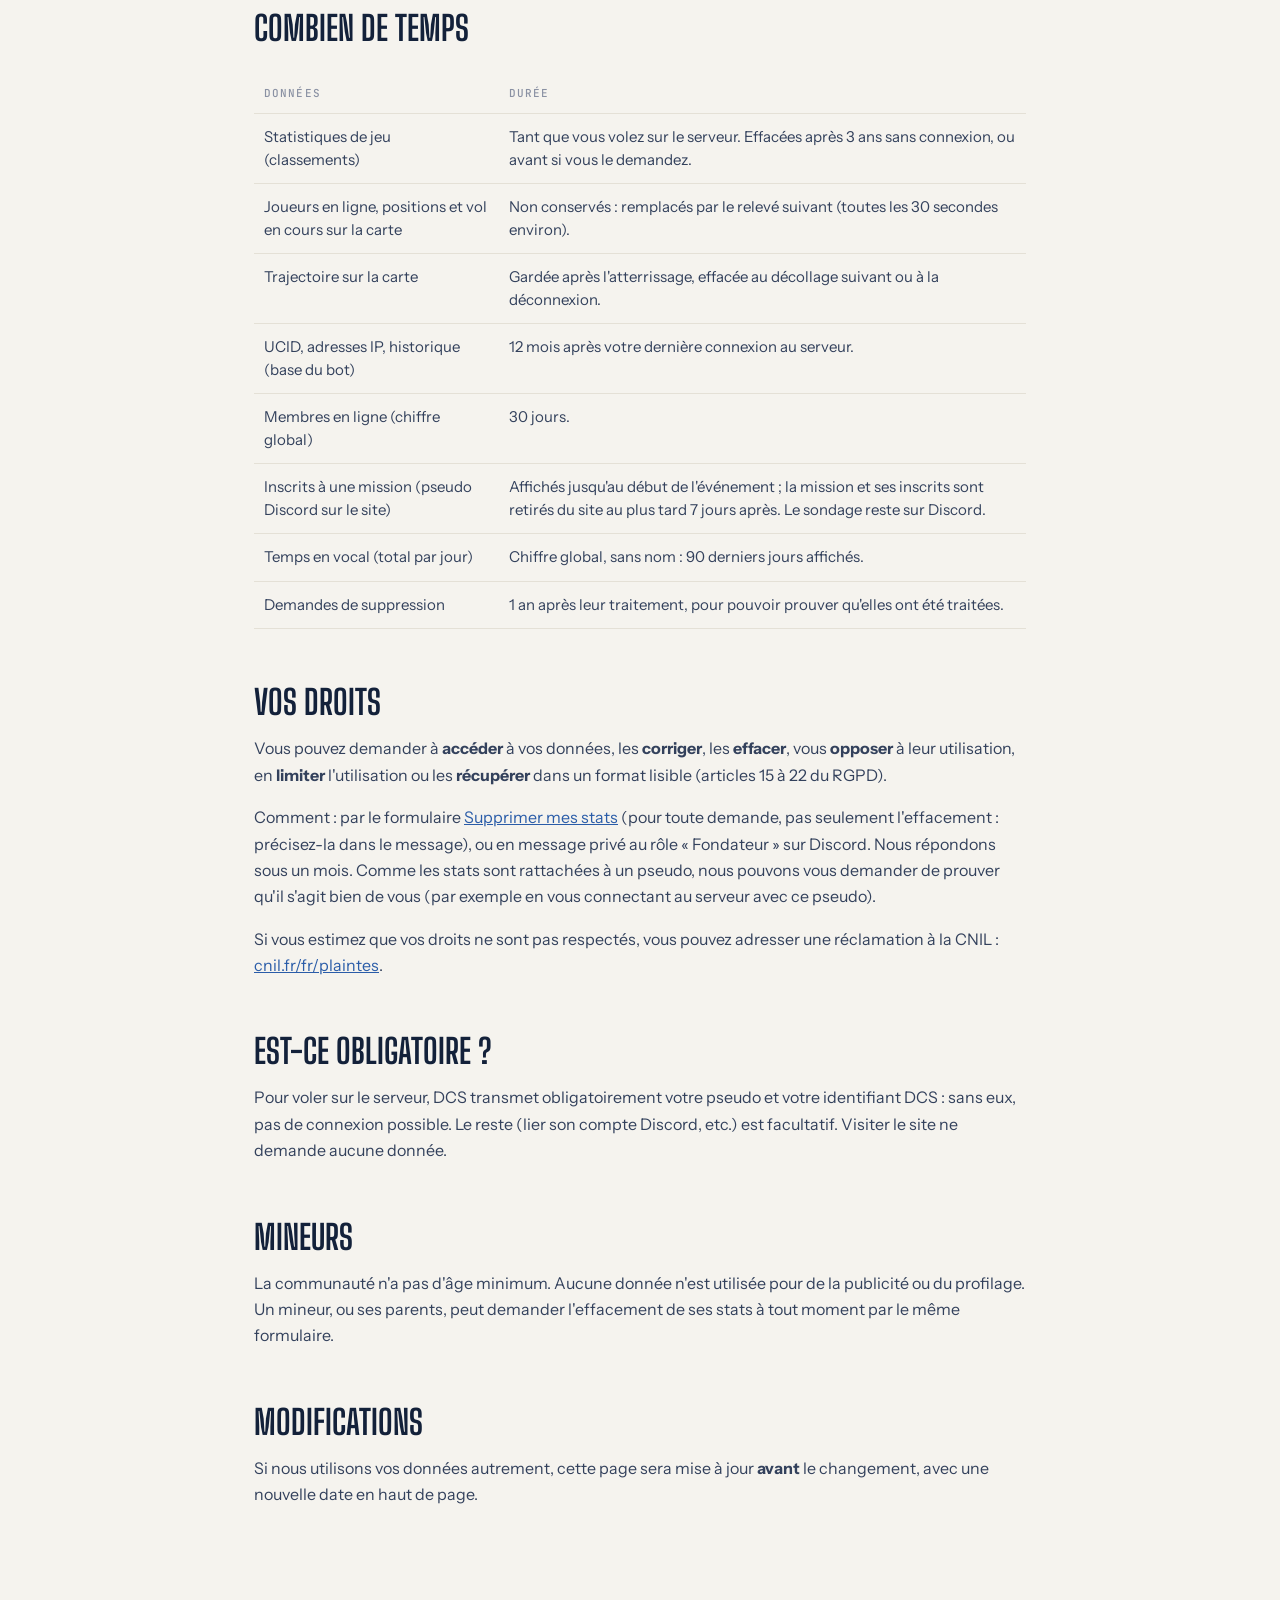
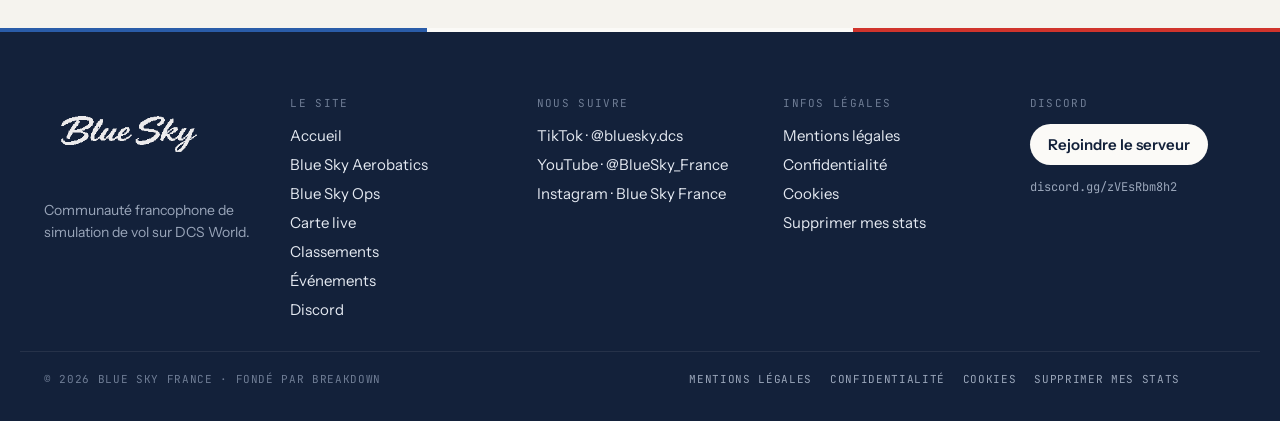
<file: web/confidentialite.html>
<!DOCTYPE html>
<html lang="fr">
<head>
<meta charset="utf-8">
<meta http-equiv="Content-Security-Policy" content="default-src 'self'; base-uri 'none'; object-src 'none'; script-src 'self' 'sha256-FdMDEFJxT6HslRh3pcmztG1pilKOMJHcjdaE8K2s/Ow=' 'sha256-8W7OlH2mlgkJN3VDolPvWvQjj2sjSPeDJ8WrgnXqQkM='; style-src 'self' 'unsafe-inline'; img-src 'self' data: https:; connect-src 'self' https://script.google.com https://script.googleusercontent.com https://discord.com; font-src 'self'">
<meta name="viewport" content="width=device-width, initial-scale=1">
<title>Confidentialité · Blue Sky France</title>
<meta name="description" content="Politique de confidentialité de Blue Sky France : quelles données, pourquoi, combien de temps, et vos droits.">
<link rel="canonical" href="https://thibaero278.github.io/blue-sky-france/confidentialite.html">
<meta property="og:type" content="website">
<meta property="og:site_name" content="Blue Sky France">
<meta property="og:locale" content="fr_FR">
<meta property="og:title" content="Confidentialité · Blue Sky France">
<meta property="og:description" content="Politique de confidentialité de Blue Sky France : quelles données, pourquoi, combien de temps, et vos droits.">
<meta property="og:url" content="https://thibaero278.github.io/blue-sky-france/confidentialite.html">
<meta property="og:image" content="https://thibaero278.github.io/blue-sky-france/assets/forma-eiffel.webp">
<meta name="twitter:card" content="summary_large_image">
<link rel="icon" type="image/png" sizes="192x192" href="assets/icon-192.png">
<link rel="manifest" href="manifest.webmanifest">
<meta name="theme-color" content="#13213a">
<link rel="apple-touch-icon" href="assets/icon-192.png">
<link rel="stylesheet" href="assets/fonts/fonts.css">
<link rel="stylesheet" href="css/style.css?v=13">
<link rel="stylesheet" href="css/motion.css?v=2">
<script>document.documentElement.classList.add('motion');setTimeout(function(){if(!window.BSMotion)document.documentElement.classList.remove('motion')},3000)</script>
</head>
<body data-page="confidentialite">

<main class="wrap legal">
  <div class="eyebrow">Informations légales</div>
  <h1 class="h1">Confidentialité</h1>
  <p class="maj">Dernière mise à jour : 27 novembre 2026</p>

  <p class="intro">Cette page explique quelles données Blue Sky France utilise, pourquoi, combien de temps on les garde et comment les faire supprimer. Elle couvre ce site, les serveurs DCS Blue Sky et le bot Discord de la communauté.</p>

  <div class="box"><p><strong>En bref :</strong> le site n'a pas de compte, pas de formulaire d'inscription et pas de cookie. Ce qui est public, c'est votre <strong>pseudo en jeu et vos stats DCS</strong>, et votre pseudo Discord si vous vous inscrivez à une mission. Vous pouvez les faire effacer à tout moment sur la page <a href="mes-donnees.html">Supprimer mes stats</a>.</p></div>

  <h2>Responsable du traitement</h2>
  <p>Le fondateur de la communauté Blue Sky France, particulier, éditeur du site (voir les <a href="mentions-legales.html">mentions légales</a>).</p>
  <p>Contact : formulaire de la page <a href="mes-donnees.html">Mes données</a>, ou message privé au rôle « Fondateur » sur le <a href="https://discord.gg/zVEsRbm8h2" target="_blank" rel="noopener">Discord Blue Sky France</a>.</p>

  <h2>Quelles données et pourquoi</h2>

  <h3>1. Classements et statistiques de jeu</h3>
  <ul>
    <li><strong>Données :</strong> pseudo en jeu, points, grade, heures de vol (dont heures en mode Blue Sky), nombre de vols, victoires air-air / air-sol / air-mer, appontages, atterrissages, morts, tirs fratricides, temps de ravitaillement.</li>
    <li><strong>D'où elles viennent :</strong> le script de la mission, quand vous volez sur un serveur DCS Blue Sky. Les stats de tous les serveurs Blue Sky sont additionnées sur le serveur de la communauté, puis renvoyées en jeu pour que vous retrouviez votre total sur chaque serveur.</li>
    <li><strong>Pourquoi :</strong> classements, grades et progression des pilotes, sur le site, sur Discord (commandes du bot) et en jeu.</li>
    <li><strong>Base légale :</strong> intérêt légitime de la communauté à faire vivre ses classements. Vous pouvez vous y opposer et demander l'effacement.</li>
    <li><strong>Public :</strong> oui, visible par tous sur la page Classements.</li>
  </ul>

  <h3>2. Joueurs en ligne et carte live</h3>
  <ul>
    <li><strong>Données :</strong> pseudo en jeu, type d'avion, mode Blue Sky activé ou non, et position, cap, altitude et vitesse <em>dans le jeu</em> (positions virtuelles, rien de votre position réelle), trajectoire depuis le décollage, et pour le vol en cours : durée, temps de ravitaillement, points et victoires pas encore validés (ils le sont à l'atterrissage).</li>
    <li><strong>Pourquoi :</strong> montrer qui vole en ce moment, où, et comment se passe son vol, sur la carte live.</li>
    <li><strong>Base légale :</strong> intérêt légitime.</li>
    <li><strong>Public :</strong> oui, tant que vous êtes connecté au serveur.</li>
  </ul>

  <h3>3. Fonctionnement du serveur DCS et du bot</h3>
  <ul>
    <li><strong>Données :</strong> identifiant DCS (UCID), pseudo, adresse IP, historique des pseudos et adresses IP, statistiques détaillées de mission, et compte Discord si vous liez votre compte avec <code>/linkme</code>.</li>
    <li><strong>Pourquoi :</strong> faire tourner le serveur et le bot (DCSServerBot), sécurité et modération (par exemple bannir un tricheur).</li>
    <li><strong>Base légale :</strong> intérêt légitime (sécurité et bon fonctionnement du serveur).</li>
    <li><strong>Public :</strong> non. Seuls les administrateurs du serveur y ont accès.</li>
  </ul>

  <h3>4. Informations du Discord affichées sur le site</h3>
  <ul>
    <li><strong>Données :</strong> chiffres globaux (membres, membres en ligne, nombre de messages par jour : aucun contenu ni auteur ; temps par jour pendant lequel au moins un salon vocal est occupé : aucun nom, aucun enregistrement de voix), pseudo Discord et rôle des membres de l'équipe, pseudo de l'organisateur d'un événement.</li>
    <li><strong>Pourquoi :</strong> présenter la communauté, son équipe et son planning.</li>
    <li><strong>Base légale :</strong> intérêt légitime.</li>
  </ul>

  <h3>5. Inscriptions aux missions</h3>
  <ul>
    <li><strong>Données :</strong> quand vous répondez « Présent » ou « Peut-être » au sondage d'inscription d'une mission sur Discord, votre <strong>pseudo Discord</strong> (nom affiché sur le serveur) apparaît sur la page Événements du site, à côté de l'événement. Pour une mission à places limitées, il apparaît aussi comme participant retenu ou en liste d'attente, sur le site et dans le salon d'inscription (choix fait par l'équipe). Pour « Absent », seul le nombre de réponses est affiché, sans nom. Le texte et les photos du briefing publié par l'équipe, avec le pseudo de son auteur, sont repris sur une page Mission du site.</li>
    <li><strong>Pourquoi :</strong> organiser les vols : savoir qui vient et préparer les places.</li>
    <li><strong>Base légale :</strong> intérêt légitime. Répondre au sondage est facultatif ; vous pouvez retirer votre vote sur Discord à tout moment, votre pseudo disparaît alors du site à la mise à jour suivante (15 minutes environ).</li>
  </ul>

  <h3>6. Demandes de suppression</h3>
  <ul>
    <li><strong>Données :</strong> pseudo en jeu, pseudo Discord et message que vous saisissez dans le formulaire.</li>
    <li><strong>Pourquoi :</strong> traiter votre demande et vous répondre.</li>
    <li><strong>Base légale :</strong> obligation légale de répondre aux demandes d'exercice des droits (RGPD, article 6.1.c).</li>
  </ul>

  <h3>7. Visite du site</h3>
  <p>Aucune donnée de visite n'est collectée par Blue Sky France : pas de compte, pas de cookie, pas de statistiques de fréquentation. Les services qui fournissent des éléments de la page (hébergeur, carte, Discord, Google Apps Script) reçoivent votre adresse IP comme pour toute connexion : voir la page <a href="cookies.html">Cookies</a>.</p>

  <h2>Qui reçoit les données</h2>
  <div class="tbl-wrap">
    <table class="tbl">
      <thead><tr><th>Destinataire</th><th>Rôle</th><th>Pays et garantie</th></tr></thead>
      <tbody>
        <tr><td data-l="Destinataire">Administrateurs du serveur Blue Sky</td><td data-l="Rôle">Gestion des serveurs DCS et du bot. La base du bot et le total des stats sont stockés sur un serveur personnel du fondateur.</td><td data-l="Pays">France</td></tr>
        <tr><td data-l="Destinataire">GitHub, Inc.</td><td data-l="Rôle">Hébergement du site</td><td data-l="Pays">États-Unis : Data Privacy Framework UE–États-Unis</td></tr>
        <tr><td data-l="Destinataire">Google (Sheets, Apps Script)</td><td data-l="Rôle">Stockage des classements et relais vers le site</td><td data-l="Pays">États-Unis : Data Privacy Framework UE–États-Unis</td></tr>
        <tr><td data-l="Destinataire">Discord Inc.</td><td data-l="Rôle">Communauté, bot, liaison de compte</td><td data-l="Pays">États-Unis : Data Privacy Framework UE–États-Unis et clauses contractuelles types</td></tr>
        <tr><td data-l="Destinataire">Fondation OpenStreetMap</td><td data-l="Rôle">Fond de la carte live (reçoit seulement l'adresse IP)</td><td data-l="Pays">Royaume-Uni : décision d'adéquation de la Commission européenne</td></tr>
      </tbody>
    </table>
  </div>
  <p>Vos données ne sont ni vendues ni utilisées pour de la publicité.</p>

  <h2>Combien de temps</h2>
  <div class="tbl-wrap">
    <table class="tbl">
      <thead><tr><th>Données</th><th>Durée</th></tr></thead>
      <tbody>
        <tr><td data-l="Données">Statistiques de jeu (classements)</td><td data-l="Durée">Tant que vous volez sur le serveur. Effacées après 3 ans sans connexion, ou avant si vous le demandez.</td></tr>
        <tr><td data-l="Données">Joueurs en ligne, positions et vol en cours sur la carte</td><td data-l="Durée">Non conservés : remplacés par le relevé suivant (toutes les 30 secondes environ).</td></tr>
        <tr><td data-l="Données">Trajectoire sur la carte</td><td data-l="Durée">Gardée après l'atterrissage, effacée au décollage suivant ou à la déconnexion.</td></tr>
        <tr><td data-l="Données">UCID, adresses IP, historique (base du bot)</td><td data-l="Durée">12 mois après votre dernière connexion au serveur.</td></tr>
        <tr><td data-l="Données">Membres en ligne (chiffre global)</td><td data-l="Durée">30 jours.</td></tr>
        <tr><td data-l="Données">Inscrits à une mission (pseudo Discord sur le site)</td><td data-l="Durée">Affichés jusqu'au début de l'événement ; la mission et ses inscrits sont retirés du site au plus tard 7 jours après. Le sondage reste sur Discord.</td></tr>
        <tr><td data-l="Données">Temps en vocal (total par jour)</td><td data-l="Durée">Chiffre global, sans nom : 90 derniers jours affichés.</td></tr>
        <tr><td data-l="Données">Demandes de suppression</td><td data-l="Durée">1 an après leur traitement, pour pouvoir prouver qu'elles ont été traitées.</td></tr>
      </tbody>
    </table>
  </div>

  <h2>Vos droits</h2>
  <p>Vous pouvez demander à <strong>accéder</strong> à vos données, les <strong>corriger</strong>, les <strong>effacer</strong>, vous <strong>opposer</strong> à leur utilisation, en <strong>limiter</strong> l'utilisation ou les <strong>récupérer</strong> dans un format lisible (articles 15 à 22 du RGPD).</p>
  <p>Comment : par le formulaire <a href="mes-donnees.html">Supprimer mes stats</a> (pour toute demande, pas seulement l'effacement : précisez-la dans le message), ou en message privé au rôle « Fondateur » sur Discord. Nous répondons sous un mois. Comme les stats sont rattachées à un pseudo, nous pouvons vous demander de prouver qu'il s'agit bien de vous (par exemple en vous connectant au serveur avec ce pseudo).</p>
  <p>Si vous estimez que vos droits ne sont pas respectés, vous pouvez adresser une réclamation à la CNIL : <a href="https://www.cnil.fr/fr/plaintes" target="_blank" rel="noopener">cnil.fr/fr/plaintes</a>.</p>

  <h2>Est-ce obligatoire ?</h2>
  <p>Pour voler sur le serveur, DCS transmet obligatoirement votre pseudo et votre identifiant DCS : sans eux, pas de connexion possible. Le reste (lier son compte Discord, etc.) est facultatif. Visiter le site ne demande aucune donnée.</p>

  <h2>Mineurs</h2>
  <p>La communauté n'a pas d'âge minimum. Aucune donnée n'est utilisée pour de la publicité ou du profilage. Un mineur, ou ses parents, peut demander l'effacement de ses stats à tout moment par le même formulaire.</p>

  <h2>Modifications</h2>
  <p>Si nous utilisons vos données autrement, cette page sera mise à jour <strong>avant</strong> le changement, avec une nouvelle date en haut de page.</p>
</main>

<script src="js/config.js?v=7"></script>
<script src="js/data.js?v=16"></script>
<script src="js/layout.js?v=9"></script>
<script src="js/motion.js?v=7"></script>
</body>
</html>
</file>
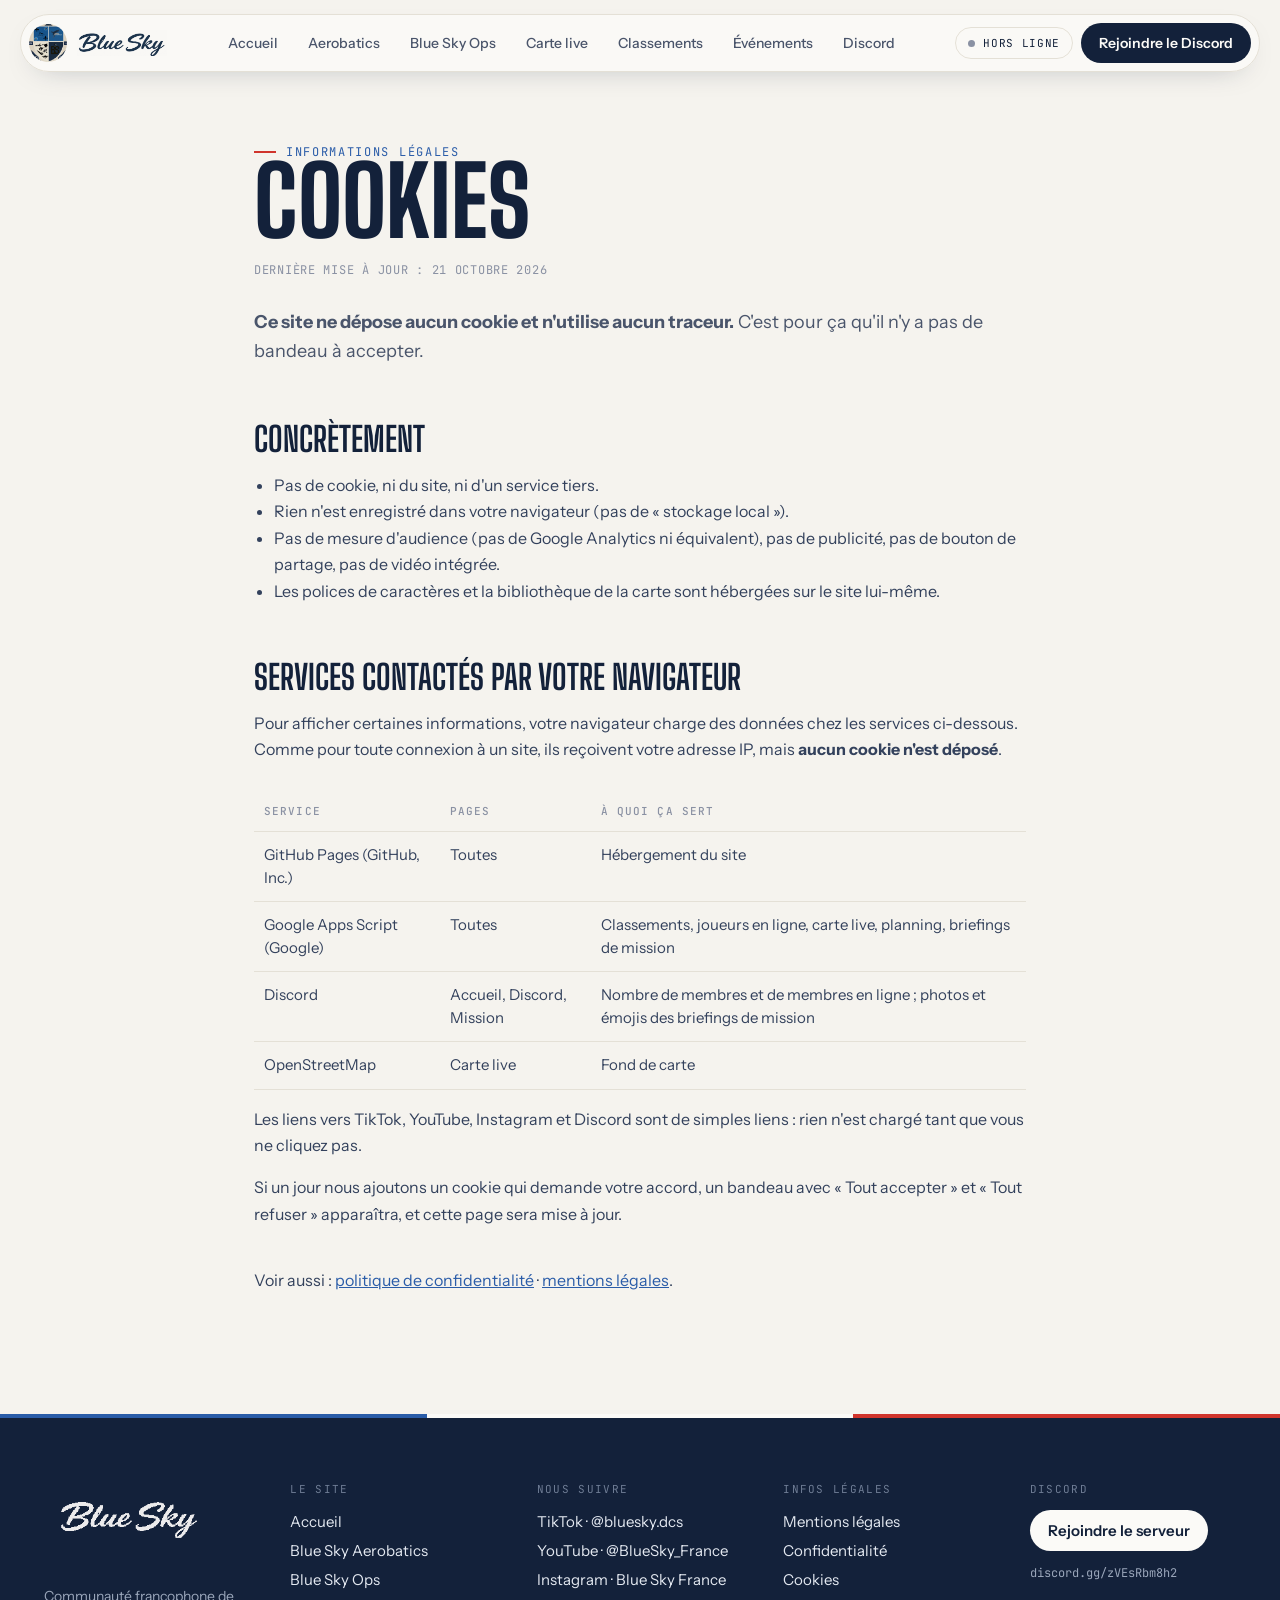
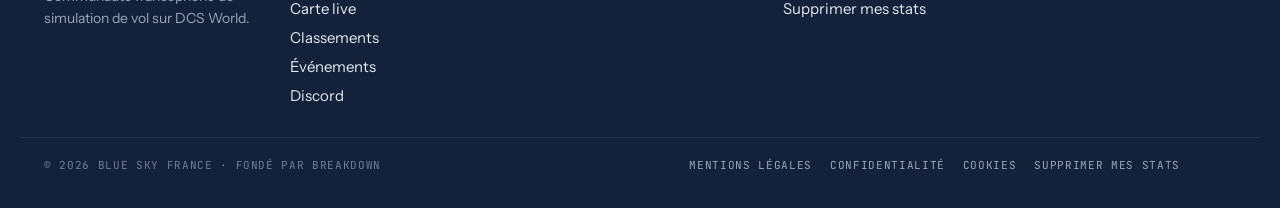
<file: web/cookies.html>
<!DOCTYPE html>
<html lang="fr">
<head>
<meta charset="utf-8">
<meta http-equiv="Content-Security-Policy" content="default-src 'self'; base-uri 'none'; object-src 'none'; script-src 'self' 'sha256-FdMDEFJxT6HslRh3pcmztG1pilKOMJHcjdaE8K2s/Ow=' 'sha256-8W7OlH2mlgkJN3VDolPvWvQjj2sjSPeDJ8WrgnXqQkM='; style-src 'self' 'unsafe-inline'; img-src 'self' data: https:; connect-src 'self' https://script.google.com https://script.googleusercontent.com https://discord.com; font-src 'self'">
<meta name="viewport" content="width=device-width, initial-scale=1">
<title>Cookies · Blue Sky France</title>
<meta name="description" content="Le site Blue Sky France ne dépose aucun cookie ni traceur.">
<link rel="canonical" href="https://thibaero278.github.io/blue-sky-france/cookies.html">
<meta property="og:type" content="website">
<meta property="og:site_name" content="Blue Sky France">
<meta property="og:locale" content="fr_FR">
<meta property="og:title" content="Cookies · Blue Sky France">
<meta property="og:description" content="Le site Blue Sky France ne dépose aucun cookie ni traceur.">
<meta property="og:url" content="https://thibaero278.github.io/blue-sky-france/cookies.html">
<meta property="og:image" content="https://thibaero278.github.io/blue-sky-france/assets/forma-eiffel.webp">
<meta name="twitter:card" content="summary_large_image">
<link rel="icon" type="image/png" sizes="192x192" href="assets/icon-192.png">
<link rel="manifest" href="manifest.webmanifest">
<meta name="theme-color" content="#13213a">
<link rel="apple-touch-icon" href="assets/icon-192.png">
<link rel="stylesheet" href="assets/fonts/fonts.css">
<link rel="stylesheet" href="css/style.css?v=13">
<link rel="stylesheet" href="css/motion.css?v=2">
<script>document.documentElement.classList.add('motion');setTimeout(function(){if(!window.BSMotion)document.documentElement.classList.remove('motion')},3000)</script>
</head>
<body data-page="cookies">

<main class="wrap legal">
  <div class="eyebrow">Informations légales</div>
  <h1 class="h1">Cookies</h1>
  <p class="maj">Dernière mise à jour : 21 octobre 2026</p>

  <p class="intro"><strong>Ce site ne dépose aucun cookie et n'utilise aucun traceur.</strong> C'est pour ça qu'il n'y a pas de bandeau à accepter.</p>

  <h2>Concrètement</h2>
  <ul>
    <li>Pas de cookie, ni du site, ni d'un service tiers.</li>
    <li>Rien n'est enregistré dans votre navigateur (pas de « stockage local »).</li>
    <li>Pas de mesure d'audience (pas de Google Analytics ni équivalent), pas de publicité, pas de bouton de partage, pas de vidéo intégrée.</li>
    <li>Les polices de caractères et la bibliothèque de la carte sont hébergées sur le site lui-même.</li>
  </ul>

  <h2>Services contactés par votre navigateur</h2>
  <p>Pour afficher certaines informations, votre navigateur charge des données chez les services ci-dessous. Comme pour toute connexion à un site, ils reçoivent votre adresse IP, mais <strong>aucun cookie n'est déposé</strong>.</p>
  <div class="tbl-wrap">
    <table class="tbl">
      <thead><tr><th>Service</th><th>Pages</th><th>À quoi ça sert</th></tr></thead>
      <tbody>
        <tr><td data-l="Service">GitHub Pages (GitHub, Inc.)</td><td data-l="Pages">Toutes</td><td data-l="Usage">Hébergement du site</td></tr>
        <tr><td data-l="Service">Google Apps Script (Google)</td><td data-l="Pages">Toutes</td><td data-l="Usage">Classements, joueurs en ligne, carte live, planning, briefings de mission</td></tr>
        <tr><td data-l="Service">Discord</td><td data-l="Pages">Accueil, Discord, Mission</td><td data-l="Usage">Nombre de membres et de membres en ligne ; photos et émojis des briefings de mission</td></tr>
        <tr><td data-l="Service">OpenStreetMap</td><td data-l="Pages">Carte live</td><td data-l="Usage">Fond de carte</td></tr>
      </tbody>
    </table>
  </div>
  <p>Les liens vers TikTok, YouTube, Instagram et Discord sont de simples liens : rien n'est chargé tant que vous ne cliquez pas.</p>
  <p>Si un jour nous ajoutons un cookie qui demande votre accord, un bandeau avec « Tout accepter » et « Tout refuser » apparaîtra, et cette page sera mise à jour.</p>

  <p style="margin-top:40px">Voir aussi : <a href="confidentialite.html">politique de confidentialité</a> · <a href="mentions-legales.html">mentions légales</a>.</p>
</main>

<script src="js/config.js?v=7"></script>
<script src="js/data.js?v=16"></script>
<script src="js/layout.js?v=9"></script>
<script src="js/motion.js?v=7"></script>
</body>
</html>
</file>
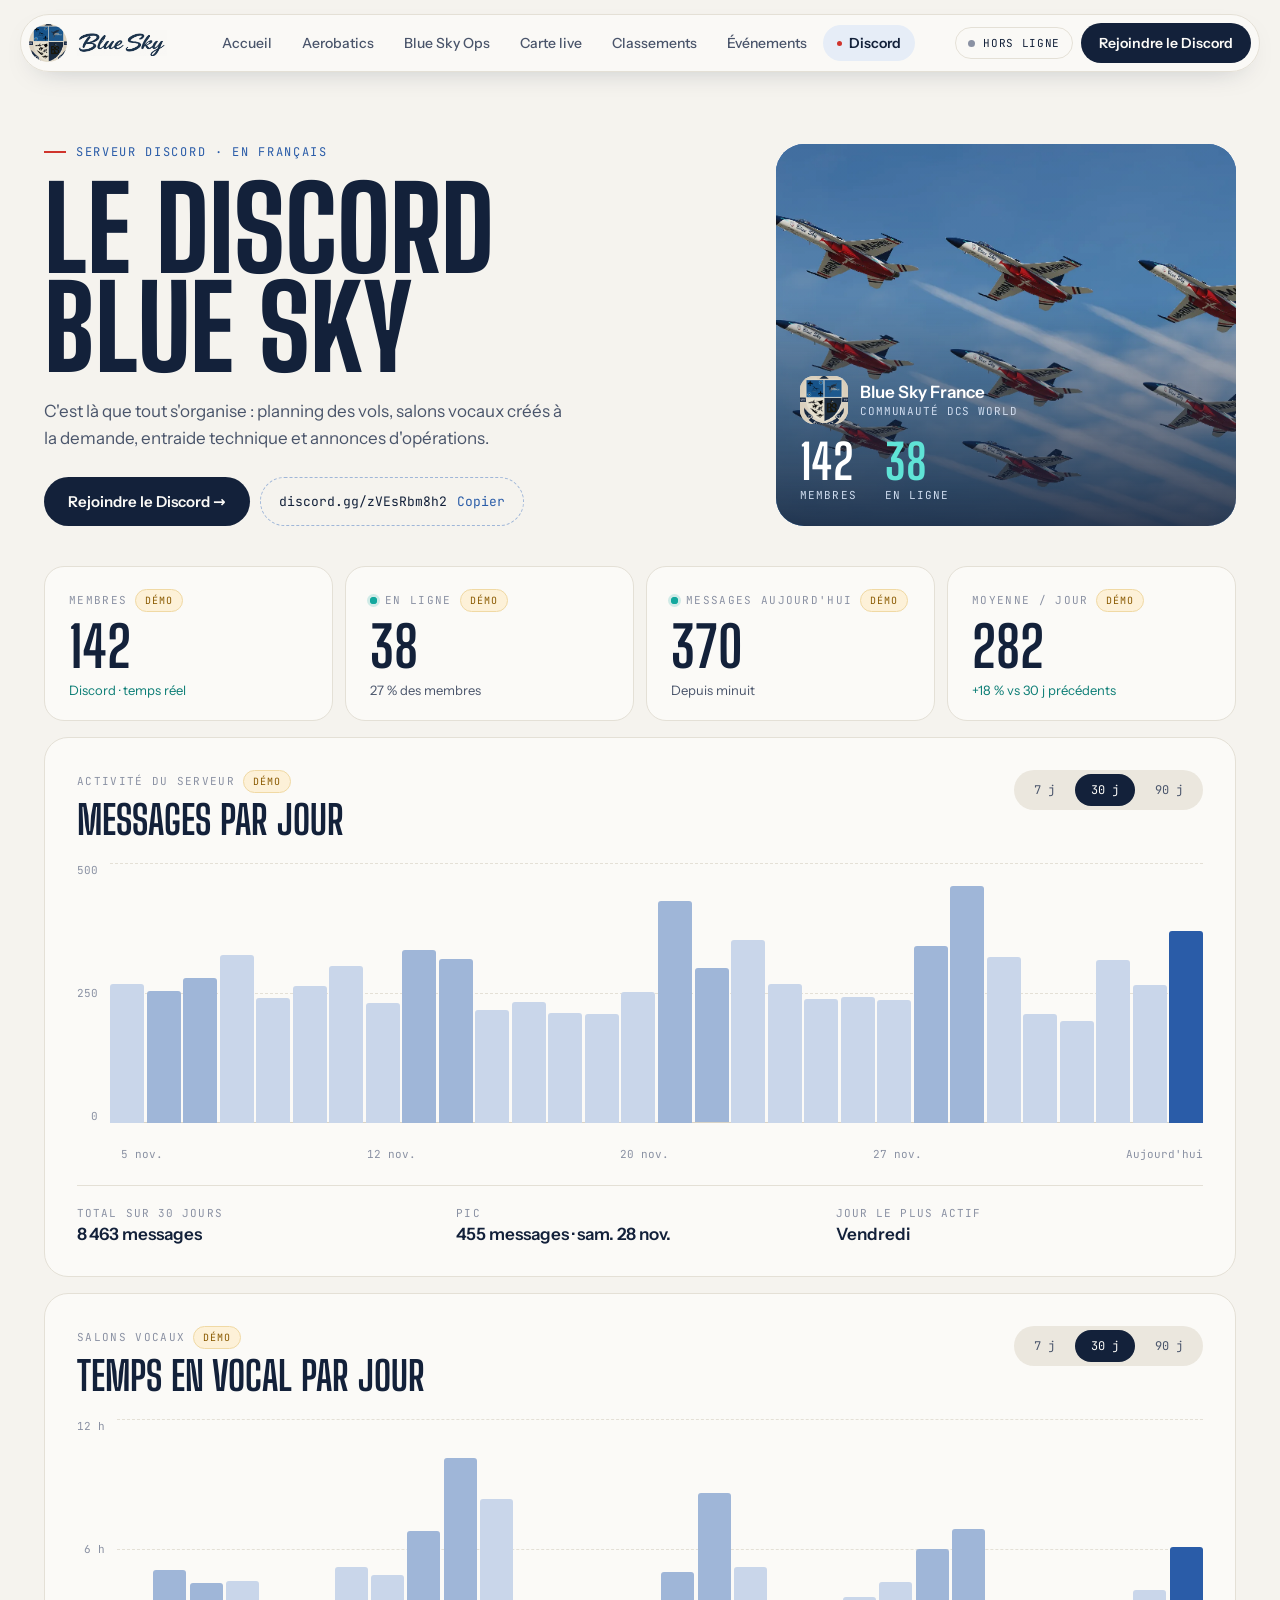
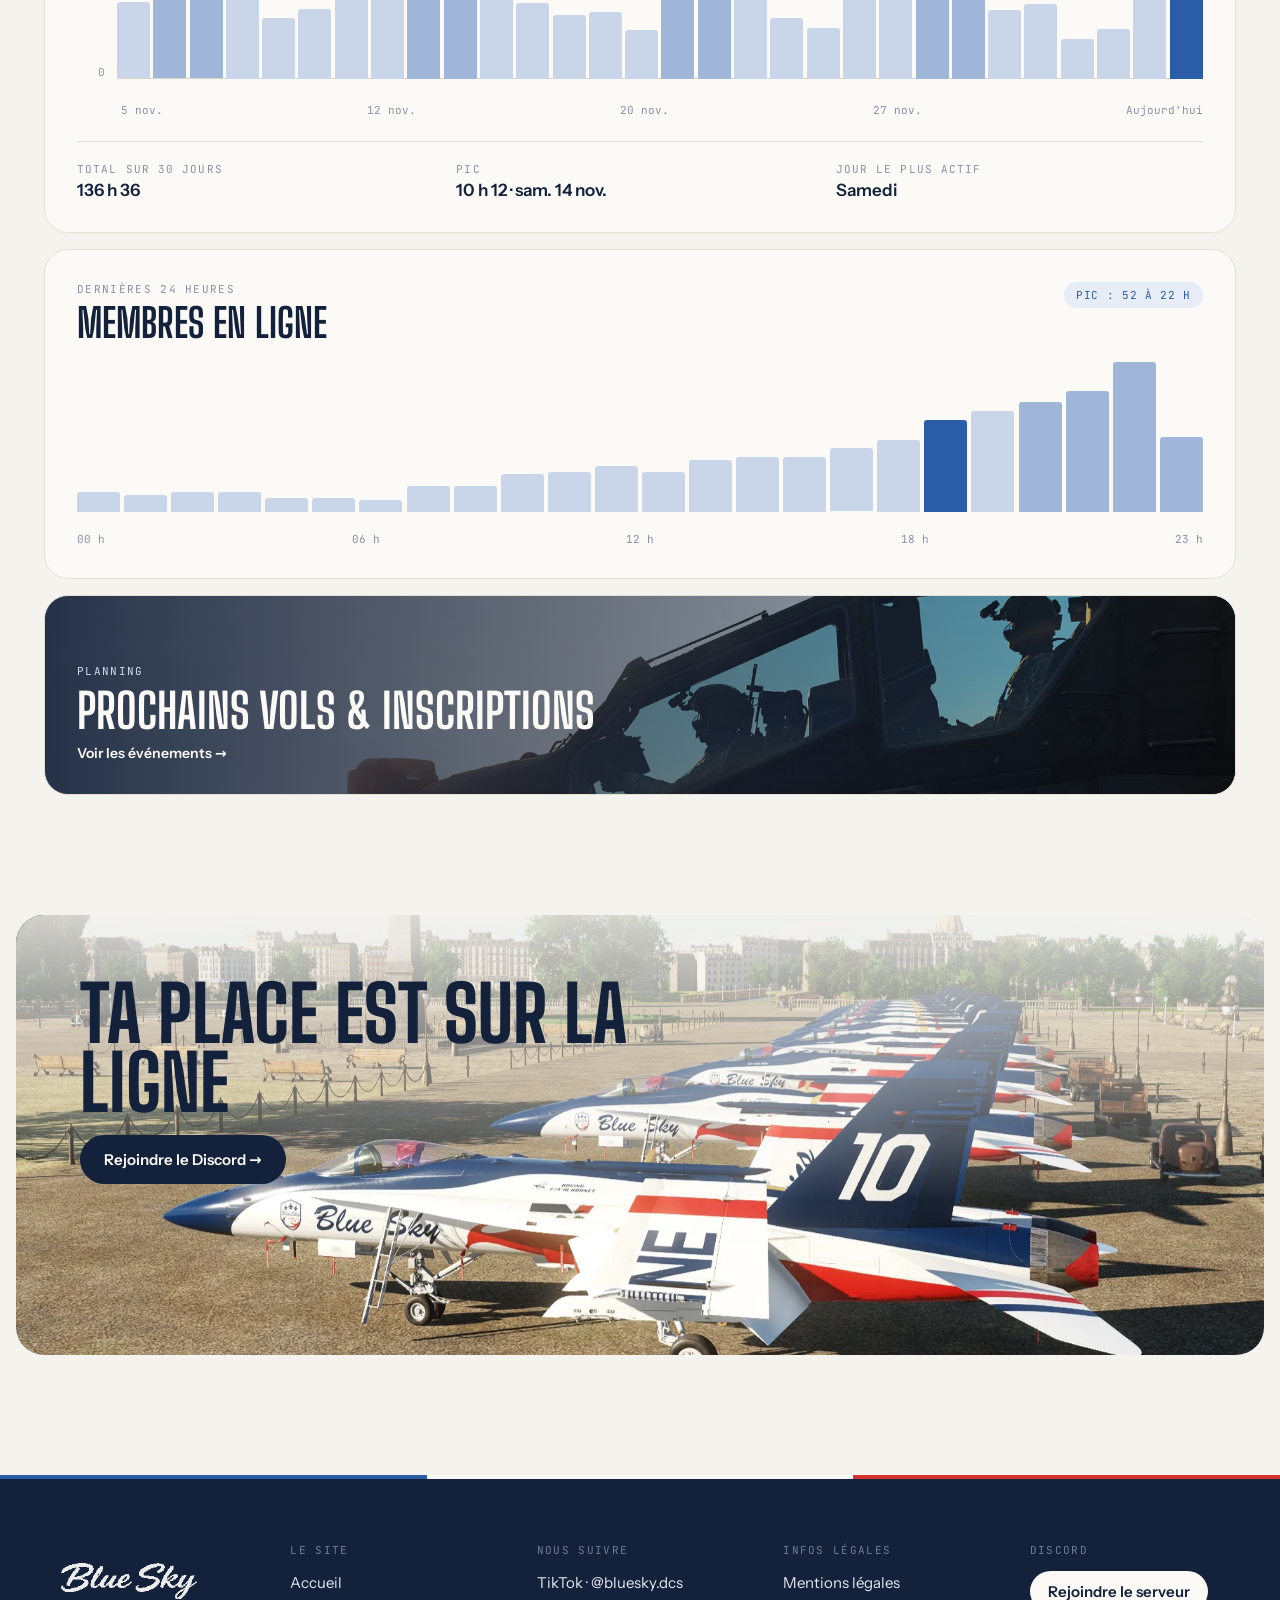
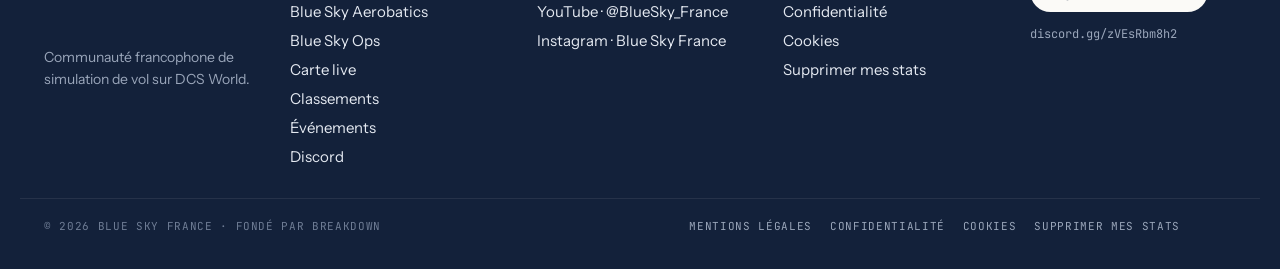
<file: web/discord.html>
<!DOCTYPE html>
<html lang="fr">
<head>
<meta charset="utf-8">
<meta http-equiv="Content-Security-Policy" content="default-src 'self'; base-uri 'none'; object-src 'none'; script-src 'self' 'sha256-FdMDEFJxT6HslRh3pcmztG1pilKOMJHcjdaE8K2s/Ow=' 'sha256-8W7OlH2mlgkJN3VDolPvWvQjj2sjSPeDJ8WrgnXqQkM='; style-src 'self' 'unsafe-inline'; img-src 'self' data: https:; connect-src 'self' https://script.google.com https://script.googleusercontent.com https://discord.com; font-src 'self'">
<meta name="viewport" content="width=device-width, initial-scale=1">
<title>Discord · Blue Sky France</title>
<meta name="description" content="Le Discord Blue Sky France : planning des vols, salons vocaux, entraide et annonces d'opérations DCS World.">
<link rel="canonical" href="https://thibaero278.github.io/blue-sky-france/discord.html">
<meta property="og:type" content="website">
<meta property="og:site_name" content="Blue Sky France">
<meta property="og:locale" content="fr_FR">
<meta property="og:title" content="Discord · Blue Sky France">
<meta property="og:description" content="Le Discord Blue Sky France : planning des vols, salons vocaux, entraide et annonces d&#x27;opérations DCS World.">
<meta property="og:url" content="https://thibaero278.github.io/blue-sky-france/discord.html">
<meta property="og:image" content="https://thibaero278.github.io/blue-sky-france/assets/forma-eiffel.webp">
<meta name="twitter:card" content="summary_large_image">
<link rel="icon" type="image/png" sizes="192x192" href="assets/icon-192.png">
<link rel="manifest" href="manifest.webmanifest">
<meta name="theme-color" content="#13213a">
<link rel="apple-touch-icon" href="assets/icon-192.png">
<link rel="stylesheet" href="assets/fonts/fonts.css">
<link rel="stylesheet" href="css/style.css?v=13">
<link rel="stylesheet" href="css/motion.css?v=2">
<script>document.documentElement.classList.add('motion');setTimeout(function(){if(!window.BSMotion)document.documentElement.classList.remove('motion')},3000)</script>
</head>
<body data-page="discord">

<header class="wrap" style="padding-top:72px; display:flex; flex-wrap:wrap; gap:32px; align-items:stretch">
  <div style="flex:3 1 520px; display:flex; flex-direction:column; gap:20px; justify-content:flex-end">
    <div class="eyebrow">Serveur Discord · en français</div>
    <h1 class="h1">Le Discord<br>Blue Sky</h1>
    <p class="lead" style="max-width:520px">C'est là que tout s'organise : planning des vols, salons vocaux créés à la demande, entraide technique et annonces d'opérations.</p>
    <div style="display:flex; flex-wrap:wrap; align-items:center; gap:10px; margin-top:4px">
      <a class="btn" href="https://discord.gg/zVEsRbm8h2" target="_blank" rel="noopener">Rejoindre le Discord →</a>
      <button class="copy" data-copy-invite>discord.gg/zVEsRbm8h2 <span>Copier</span></button>
    </div>
  </div>
  <div class="dc-card">
    <img src="assets/forma-dessous.webp" alt="">
    <div class="shade"></div>
    <div style="position:relative; margin-top:auto; padding:24px; width:100%; display:flex; flex-direction:column; gap:16px; color:#fff">
      <div style="display:flex; align-items:center; gap:12px">
        <div style="width:48px; height:48px; border-radius:14px; overflow:hidden; background:#ece6da; flex:none"><img src="assets/ecusson.png" alt="" style="width:100%; height:100%; object-fit:cover; transform:scale(1.4)"></div>
        <div style="display:flex; flex-direction:column; gap:2px">
          <span style="font-weight:600; font-size:17px">Blue Sky France</span>
          <span class="mono" style="font-size:11px; letter-spacing:.08em; color:#cfdcef">COMMUNAUTÉ DCS WORLD</span>
        </div>
      </div>
      <div style="display:flex; gap:28px">
        <span style="display:flex; flex-direction:column; gap:4px"><span class="display" style="font-weight:700; font-size:48px; line-height:.9" id="cMembers">–</span><span class="mono" style="font-size:11px; letter-spacing:.1em; color:#cfdcef">MEMBRES</span></span>
        <span style="display:flex; flex-direction:column; gap:4px"><span class="display" style="font-weight:700; font-size:48px; line-height:.9; color:#5fe3d6" id="cOnline">–</span><span class="mono" style="font-size:11px; letter-spacing:.1em; color:#cfdcef">EN LIGNE</span></span>
      </div>
    </div>
  </div>
</header>

<section class="wrap grid-auto" style="--min:220px; gap:12px; padding-top:40px" id="kpis"></section>

<section class="wrap" style="padding-top:12px" id="voiceLive" hidden><div class="card voice-live" id="vlCard"></div></section>

<section class="wrap" style="padding-top:16px">
  <div class="card" style="border-radius:24px; padding:clamp(20px, 3vw, 32px); display:flex; flex-direction:column; gap:24px">
    <div style="display:flex; flex-wrap:wrap; justify-content:space-between; align-items:flex-start; gap:16px">
      <div style="display:flex; flex-direction:column; gap:8px">
        <span class="label" id="actLabel">Activité du serveur</span>
        <span class="display" style="font-weight:700; font-size:40px; line-height:.95">Messages par jour</span>
      </div>
      <div class="seg mono-seg" id="periods"></div>
    </div>
    <div style="display:flex; gap:12px">
      <div class="mono" style="display:flex; flex-direction:column; justify-content:space-between; height:260px; font-size:11px; color:#8a91a3; text-align:right" id="axis"></div>
      <div class="chart" id="chart">
        <div class="gl" style="top:0"></div><div class="gl" style="top:50%"></div><div class="gl" style="bottom:0; border-top-style:solid; border-color:#d8d3c7"></div>
        <div class="bars" id="bars"></div>
        <div class="tip" id="tip" hidden></div>
      </div>
    </div>
    <div class="mono" style="display:flex; justify-content:space-between; padding-left:44px; font-size:11px; color:#8a91a3" id="xlabels"></div>
    <div class="grid-auto" style="--min:200px; gap:12px; padding-top:20px; border-top:1px solid #e4e0d6" id="summary"></div>
  </div>
</section>

<section class="wrap" style="padding-top:16px">
  <div class="card" style="border-radius:24px; padding:clamp(20px, 3vw, 32px); display:flex; flex-direction:column; gap:24px">
    <div style="display:flex; flex-wrap:wrap; justify-content:space-between; align-items:flex-start; gap:16px">
      <div style="display:flex; flex-direction:column; gap:8px">
        <span class="label" id="vLabel">Salons vocaux</span>
        <span class="display" style="font-weight:700; font-size:40px; line-height:.95">Temps en vocal par jour</span>
      </div>
      <div class="seg mono-seg" id="vperiods"></div>
    </div>
    <div style="display:flex; gap:12px">
      <div class="mono" style="display:flex; flex-direction:column; justify-content:space-between; height:260px; font-size:11px; color:#8a91a3; text-align:right" id="vaxis"></div>
      <div class="chart" id="vchart">
        <div class="gl" style="top:0"></div><div class="gl" style="top:50%"></div><div class="gl" style="bottom:0; border-top-style:solid; border-color:#d8d3c7"></div>
        <div class="bars" id="vbars"></div>
        <div class="tip" id="vtip" hidden></div>
      </div>
    </div>
    <div class="mono" style="display:flex; justify-content:space-between; padding-left:44px; font-size:11px; color:#8a91a3" id="vxlabels"></div>
    <div class="grid-auto" style="--min:200px; gap:12px; padding-top:20px; border-top:1px solid #e4e0d6" id="vsummary"></div>
  </div>
</section>

<section class="wrap" style="padding-top:16px; display:flex; flex-wrap:wrap; gap:16px">
  <div class="card" style="flex:3 1 520px; border-radius:24px; padding:clamp(20px, 3vw, 32px); display:flex; flex-direction:column; gap:20px; min-width:0">
    <div style="display:flex; flex-wrap:wrap; justify-content:space-between; align-items:flex-start; gap:12px">
      <div style="display:flex; flex-direction:column; gap:8px">
        <span class="label">Dernières 24 heures</span>
        <span class="display" style="font-weight:700; font-size:40px; line-height:.95">Membres en ligne</span>
      </div>
      <span class="tag" style="letter-spacing:.06em" id="peak"></span>
    </div>
    <div class="hbars" style="height:150px; display:flex; align-items:flex-end; gap:4px" id="hours"></div>
    <div class="mono" style="display:flex; justify-content:space-between; font-size:11px; color:#8a91a3"><span>00 h</span><span>06 h</span><span>12 h</span><span>18 h</span><span>23 h</span></div>
  </div>
</section>

<section class="wrap" style="padding-top:16px">
  <a class="card ev-link photo-card" href="evenements.html">
    <img class="bg" src="assets/vol-evenements.webp" alt="" loading="lazy" style="object-position:62% 24%">
    <span class="label" style="color:#cfdcef">Planning</span>
    <span class="display" style="font-weight:700; font-size:clamp(32px, 4vw, 48px); line-height:.95">Prochains vols &amp; inscriptions</span>
    <span class="more">Voir les événements →</span>
  </a>
</section>

<section class="section" style="padding-left:16px; padding-right:16px">
  <div class="join-banner">
    <img src="assets/showroom.webp" alt="Hornets Blue Sky alignés place de la Concorde" loading="lazy" style="object-position:center 82%">
    <div class="shade"></div>
    <div style="position:relative; padding:clamp(28px, 5vw, 64px); display:flex; flex-direction:column; gap:18px; align-items:flex-start; max-width:720px">
      <h2 class="display" style="margin:0; font-weight:800; font-size:clamp(44px, 6vw, 80px); line-height:.9">Ta place est sur la ligne</h2>
      <a class="btn" href="https://discord.gg/zVEsRbm8h2" target="_blank" rel="noopener">Rejoindre le Discord →</a>
    </div>
  </div>
</section>

<script src="js/config.js?v=7"></script>
<script src="data/evenements.js"></script>
<script src="js/data.js?v=16"></script>
<script src="js/layout.js?v=9"></script>
<script src="js/motion.js?v=7"></script>
<script src="js/pages/discord.js?v=6"></script>
</body>
</html>
</file>
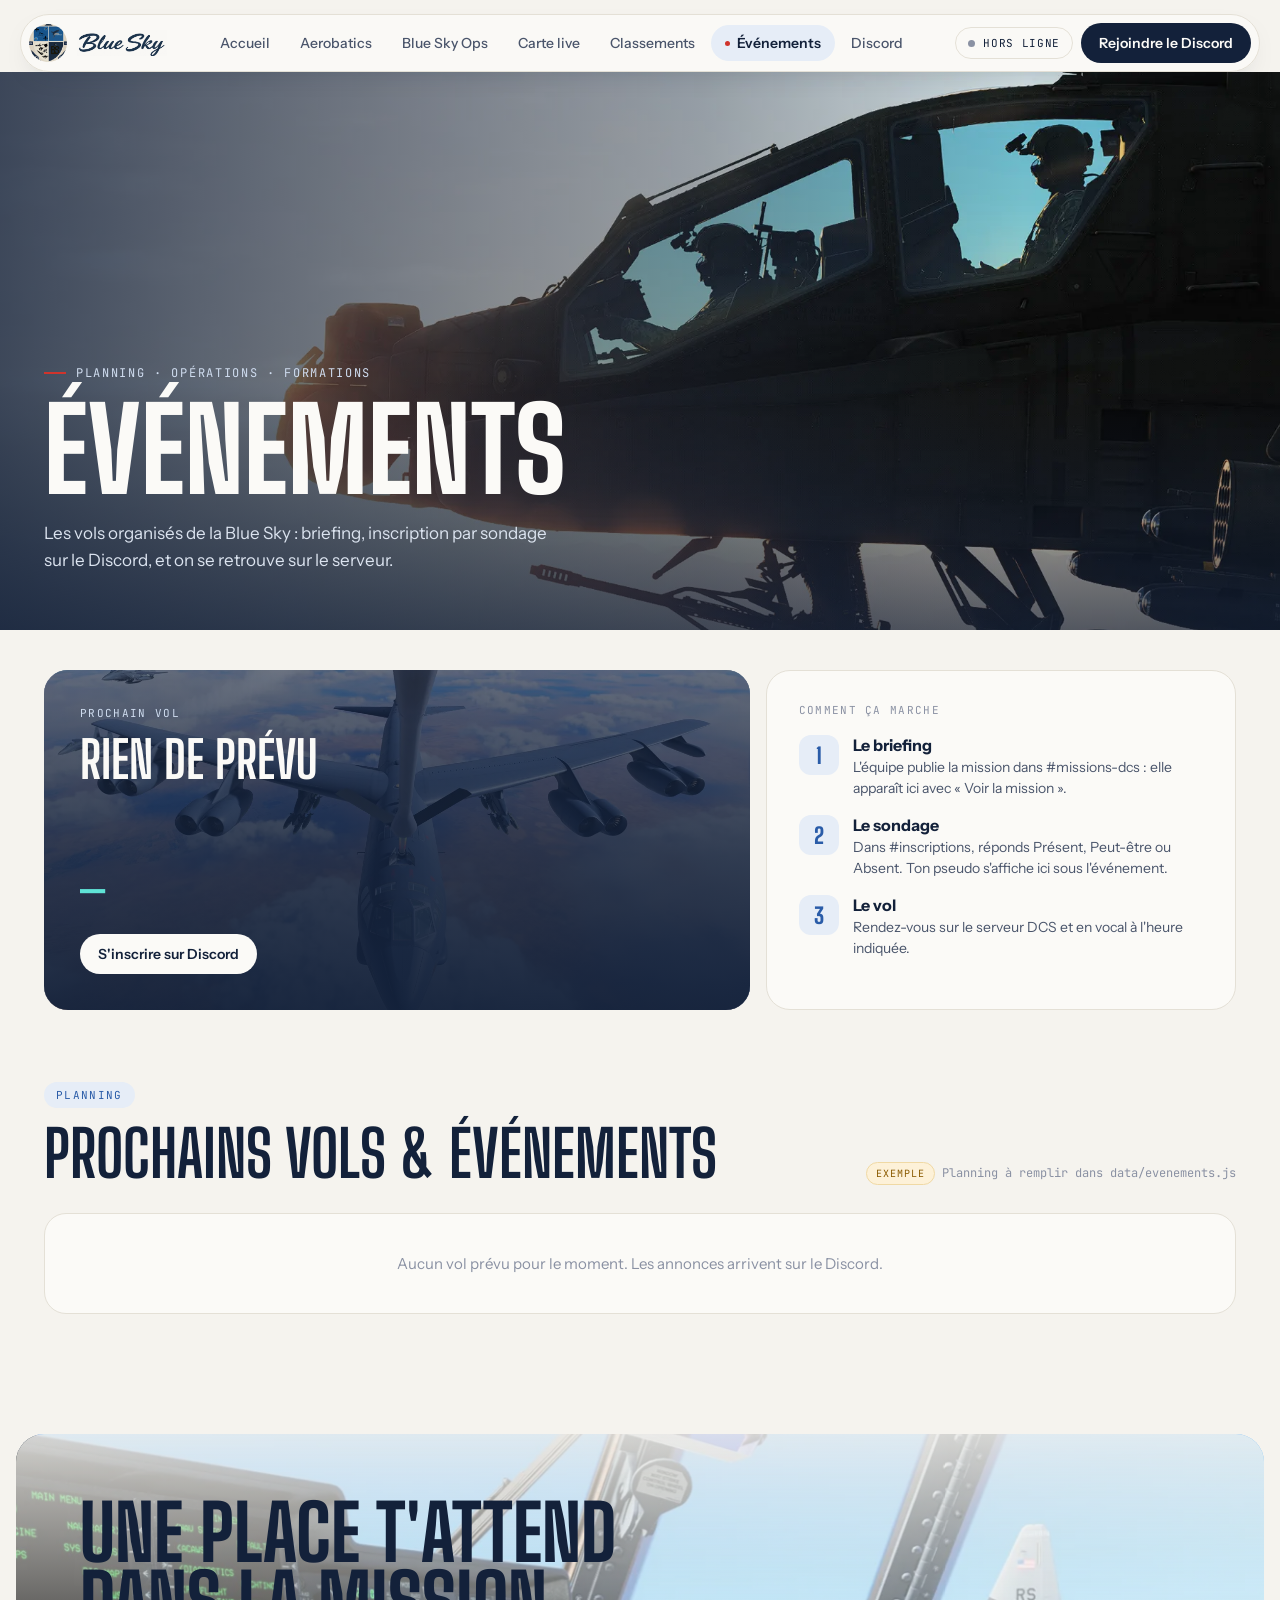
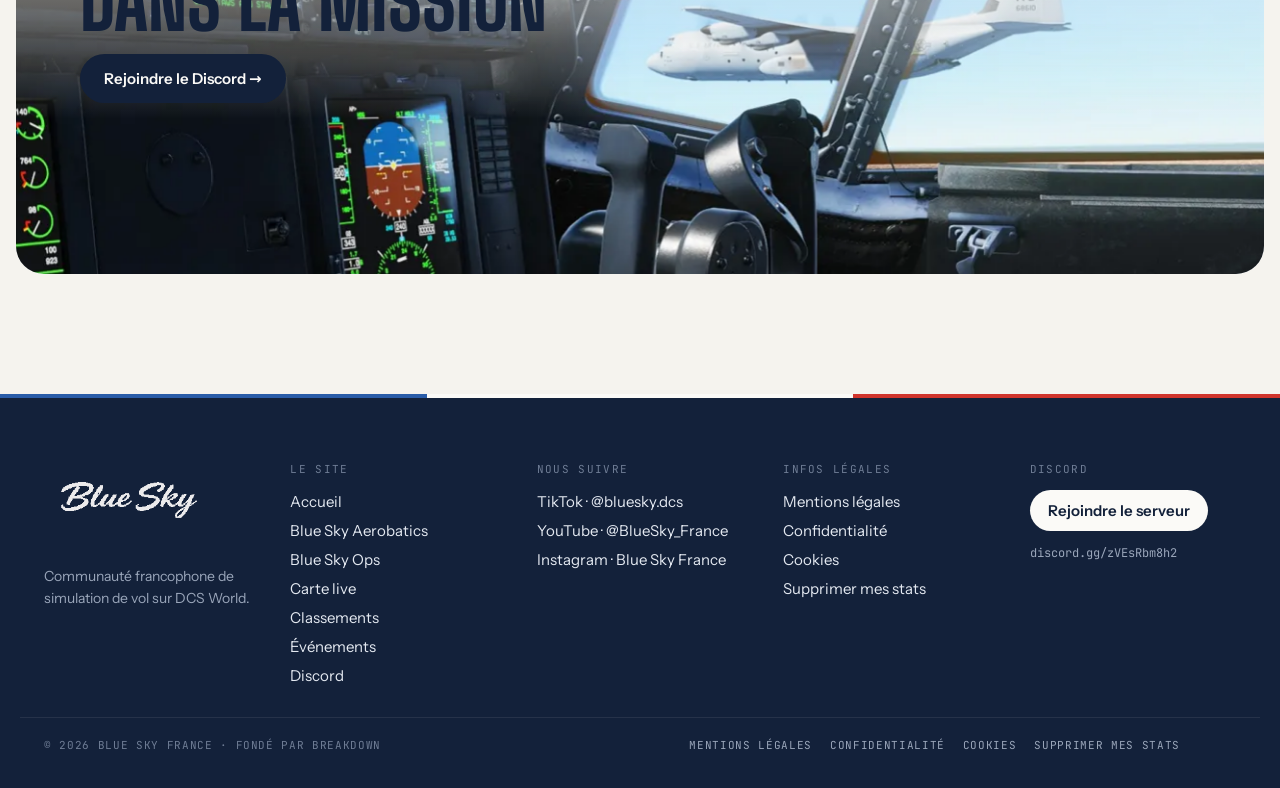
<file: web/evenements.html>
<!DOCTYPE html>
<html lang="fr">
<head>
<meta charset="utf-8">
<meta http-equiv="Content-Security-Policy" content="default-src 'self'; base-uri 'none'; object-src 'none'; script-src 'self' 'sha256-FdMDEFJxT6HslRh3pcmztG1pilKOMJHcjdaE8K2s/Ow=' 'sha256-8W7OlH2mlgkJN3VDolPvWvQjj2sjSPeDJ8WrgnXqQkM='; style-src 'self' 'unsafe-inline'; img-src 'self' data: https:; connect-src 'self' https://script.google.com https://script.googleusercontent.com https://discord.com; font-src 'self'">
<meta name="viewport" content="width=device-width, initial-scale=1">
<title>Événements · Blue Sky France</title>
<meta name="description" content="Planning des vols Blue Sky France : opérations, formations et événements DCS World, inscriptions et briefings de mission.">
<link rel="canonical" href="https://thibaero278.github.io/blue-sky-france/evenements.html">
<meta property="og:type" content="website">
<meta property="og:site_name" content="Blue Sky France">
<meta property="og:locale" content="fr_FR">
<meta property="og:title" content="Événements · Blue Sky France">
<meta property="og:description" content="Planning des vols Blue Sky France : opérations, formations et événements DCS World, inscriptions et briefings de mission.">
<meta property="og:url" content="https://thibaero278.github.io/blue-sky-france/evenements.html">
<meta property="og:image" content="https://thibaero278.github.io/blue-sky-france/assets/forma-eiffel.webp">
<meta name="twitter:card" content="summary_large_image">
<link rel="icon" type="image/png" sizes="192x192" href="assets/icon-192.png">
<link rel="manifest" href="manifest.webmanifest">
<meta name="theme-color" content="#13213a">
<link rel="apple-touch-icon" href="assets/icon-192.png">
<link rel="stylesheet" href="assets/fonts/fonts.css">
<link rel="stylesheet" href="css/style.css?v=13">
<link rel="stylesheet" href="css/motion.css?v=2">
<script>document.documentElement.classList.add('motion');setTimeout(function(){if(!window.BSMotion)document.documentElement.classList.remove('motion')},3000)</script>
</head>
<body data-page="evenements">

<header class="ev-hero">
  <img src="assets/vol-evenements.webp" alt="AH-64 Apache en vol au coucher du soleil, équipage dans le cockpit">
  <div class="shade"></div>
  <div class="wrap ev-hero-in">
    <div class="eyebrow" style="color:#cfdcef">Planning · opérations · formations</div>
    <h1 class="h1" style="color:#fbfaf7">Événements</h1>
    <p class="lead" style="max-width:520px; color:#dbe3ef">Les vols organisés de la Blue Sky : briefing, inscription par sondage sur le Discord, et on se retrouve sur le serveur.</p>
  </div>
</header>

<section class="wrap" style="padding-top:40px; display:flex; flex-wrap:wrap; gap:16px">
  <div data-reveal class="photo-card ev-next">
    <img class="bg" id="nBg" src="assets/ravito-b52.webp" alt="" loading="lazy">
    <span class="label" style="color:#cfdcef">Prochain vol</span>
    <span class="display" style="font-weight:700; font-size:clamp(36px, 4vw, 52px); line-height:.95" id="nTitle">–</span>
    <span style="font-size:15px; color:#dbe3ef" id="nWhen"></span>
    <span class="countdown" style="margin-top:auto; font-size:clamp(30px, 3.4vw, 42px)" id="nCount">--:--:--</span>
    <a class="btn sm light" href="https://discord.gg/zVEsRbm8h2" target="_blank" rel="noopener" style="align-self:flex-start" id="nSignup">S'inscrire sur Discord</a>
  </div>
  <div class="card ev-how">
    <span class="label">Comment ça marche</span>
    <ol>
      <li><b>Le briefing</b><span>L'équipe publie la mission dans #missions-dcs : elle apparaît ici avec « Voir la mission ».</span></li>
      <li><b>Le sondage</b><span>Dans #inscriptions, réponds Présent, Peut-être ou Absent. Ton pseudo s'affiche ici sous l'événement.</span></li>
      <li><b>Le vol</b><span>Rendez-vous sur le serveur DCS et en vocal à l'heure indiquée.</span></li>
    </ol>
  </div>
</section>

<section class="wrap section" style="padding-top:72px; display:flex; flex-direction:column; gap:28px">
  <div class="sec-head">
    <div style="display:flex; flex-direction:column; gap:16px; align-items:flex-start">
      <span class="tag">Planning</span>
      <h2 class="h2">Prochains vols &amp; événements</h2>
    </div>
    <span class="mono" style="font-size:12px; color:#8a91a3" id="evNote">Planning des vols Blue Sky</span>
  </div>
  <div style="display:flex; flex-direction:column; gap:10px" id="events"></div>
</section>

<section class="section" style="padding-left:16px; padding-right:16px">
  <div class="join-banner">
    <img src="assets/cockpit-c130.webp" alt="Cockpit de C-130J en formation avec un autre C-130" loading="lazy">
    <div class="shade"></div>
    <div style="position:relative; padding:clamp(28px, 5vw, 64px); display:flex; flex-direction:column; gap:18px; align-items:flex-start; max-width:720px">
      <h2 class="display" style="margin:0; font-weight:800; font-size:clamp(44px, 6vw, 80px); line-height:.9">Une place t'attend dans la mission</h2>
      <a class="btn" href="https://discord.gg/zVEsRbm8h2" target="_blank" rel="noopener">Rejoindre le Discord →</a>
    </div>
  </div>
</section>

<script src="js/config.js?v=7"></script>
<script src="data/evenements.js"></script>
<script src="js/data.js?v=16"></script>
<script src="js/layout.js?v=9"></script>
<script src="js/motion.js?v=7"></script>
<script src="js/pages/evenements.js?v=7"></script>
</body>
</html>
</file>
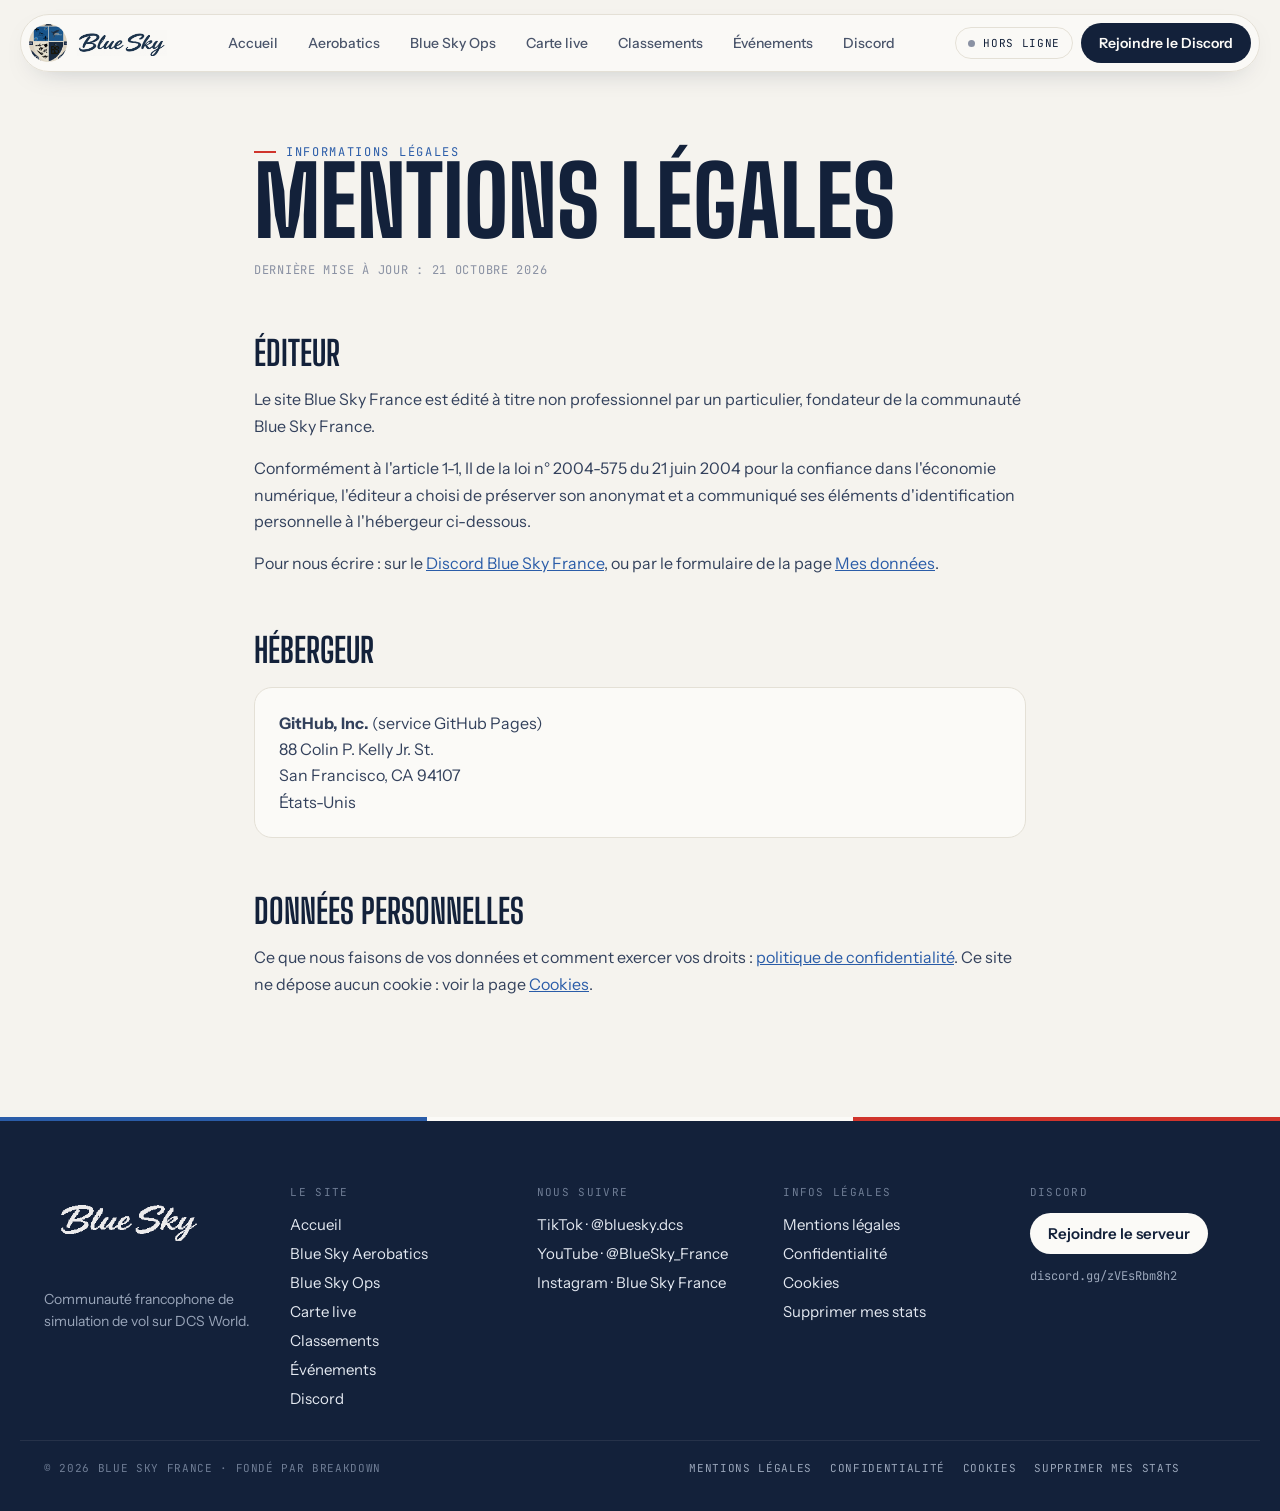
<file: web/mentions-legales.html>
<!DOCTYPE html>
<html lang="fr">
<head>
<meta charset="utf-8">
<meta http-equiv="Content-Security-Policy" content="default-src 'self'; base-uri 'none'; object-src 'none'; script-src 'self' 'sha256-FdMDEFJxT6HslRh3pcmztG1pilKOMJHcjdaE8K2s/Ow=' 'sha256-8W7OlH2mlgkJN3VDolPvWvQjj2sjSPeDJ8WrgnXqQkM='; style-src 'self' 'unsafe-inline'; img-src 'self' data: https:; connect-src 'self' https://script.google.com https://script.googleusercontent.com https://discord.com; font-src 'self'">
<meta name="viewport" content="width=device-width, initial-scale=1">
<title>Mentions légales · Blue Sky France</title>
<meta name="description" content="Mentions légales du site Blue Sky France : éditeur et hébergeur.">
<link rel="canonical" href="https://thibaero278.github.io/blue-sky-france/mentions-legales.html">
<meta property="og:type" content="website">
<meta property="og:site_name" content="Blue Sky France">
<meta property="og:locale" content="fr_FR">
<meta property="og:title" content="Mentions légales · Blue Sky France">
<meta property="og:description" content="Mentions légales du site Blue Sky France : éditeur et hébergeur.">
<meta property="og:url" content="https://thibaero278.github.io/blue-sky-france/mentions-legales.html">
<meta property="og:image" content="https://thibaero278.github.io/blue-sky-france/assets/forma-eiffel.webp">
<meta name="twitter:card" content="summary_large_image">
<link rel="icon" type="image/png" sizes="192x192" href="assets/icon-192.png">
<link rel="manifest" href="manifest.webmanifest">
<meta name="theme-color" content="#13213a">
<link rel="apple-touch-icon" href="assets/icon-192.png">
<link rel="stylesheet" href="assets/fonts/fonts.css">
<link rel="stylesheet" href="css/style.css?v=13">
<link rel="stylesheet" href="css/motion.css?v=2">
<script>document.documentElement.classList.add('motion');setTimeout(function(){if(!window.BSMotion)document.documentElement.classList.remove('motion')},3000)</script>
</head>
<body data-page="mentions">

<main class="wrap legal">
  <div class="eyebrow">Informations légales</div>
  <h1 class="h1">Mentions légales</h1>
  <p class="maj">Dernière mise à jour : 21 octobre 2026</p>

  <h2>Éditeur</h2>
  <p>Le site Blue Sky France est édité à titre non professionnel par un particulier, fondateur de la communauté Blue Sky France.</p>
  <p>Conformément à l'article 1-1, II de la loi n° 2004-575 du 21 juin 2004 pour la confiance dans l'économie numérique, l'éditeur a choisi de préserver son anonymat et a communiqué ses éléments d'identification personnelle à l'hébergeur ci-dessous.</p>
  <p>Pour nous écrire : sur le <a href="https://discord.gg/zVEsRbm8h2" target="_blank" rel="noopener">Discord Blue Sky France</a>, ou par le formulaire de la page <a href="mes-donnees.html">Mes données</a>.</p>

  <h2>Hébergeur</h2>
  <div class="box">
    <p><strong>GitHub, Inc.</strong> (service GitHub Pages)<br>88 Colin P. Kelly Jr. St.<br>San Francisco, CA 94107<br>États-Unis</p>
  </div>

  <h2>Données personnelles</h2>
  <p>Ce que nous faisons de vos données et comment exercer vos droits : <a href="confidentialite.html">politique de confidentialité</a>. Ce site ne dépose aucun cookie : voir la page <a href="cookies.html">Cookies</a>.</p>
</main>

<script src="js/config.js?v=7"></script>
<script src="js/data.js?v=16"></script>
<script src="js/layout.js?v=9"></script>
<script src="js/motion.js?v=7"></script>
</body>
</html>
</file>
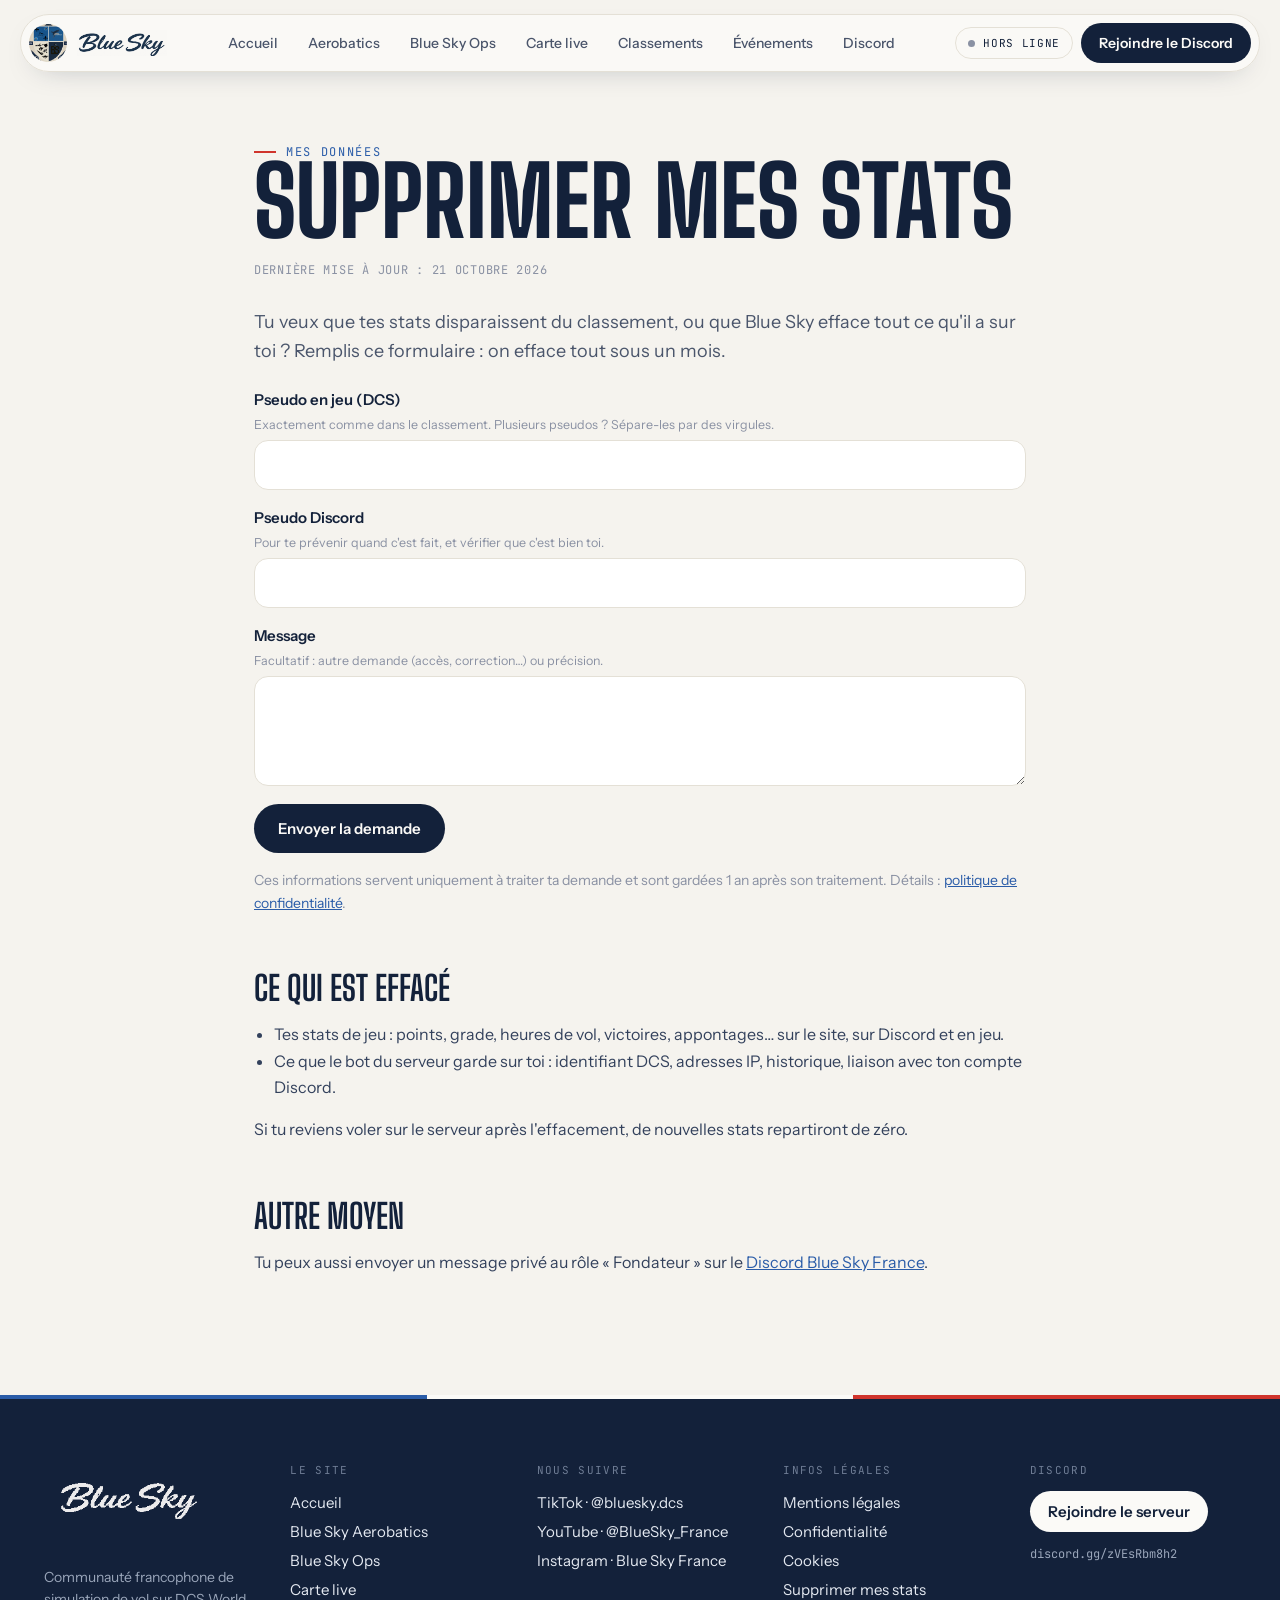
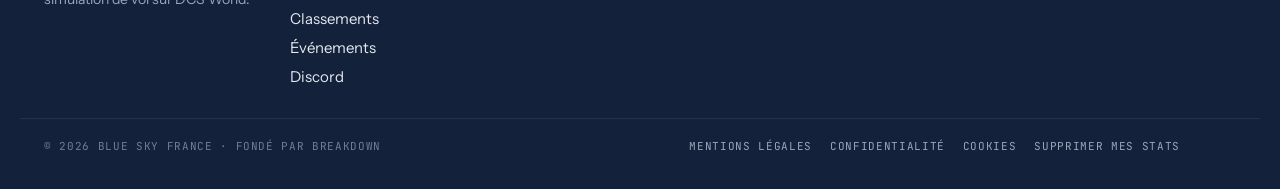
<file: web/mes-donnees.html>
<!DOCTYPE html>
<html lang="fr">
<head>
<meta charset="utf-8">
<meta http-equiv="Content-Security-Policy" content="default-src 'self'; base-uri 'none'; object-src 'none'; script-src 'self' 'sha256-FdMDEFJxT6HslRh3pcmztG1pilKOMJHcjdaE8K2s/Ow=' 'sha256-8W7OlH2mlgkJN3VDolPvWvQjj2sjSPeDJ8WrgnXqQkM='; style-src 'self' 'unsafe-inline'; img-src 'self' data: https:; connect-src 'self' https://script.google.com https://script.googleusercontent.com https://discord.com; font-src 'self'">
<meta name="viewport" content="width=device-width, initial-scale=1">
<title>Supprimer mes stats · Blue Sky France</title>
<meta name="description" content="Demander l'effacement de vos statistiques DCS et de vos données chez Blue Sky France.">
<link rel="canonical" href="https://thibaero278.github.io/blue-sky-france/mes-donnees.html">
<meta property="og:type" content="website">
<meta property="og:site_name" content="Blue Sky France">
<meta property="og:locale" content="fr_FR">
<meta property="og:title" content="Supprimer mes stats · Blue Sky France">
<meta property="og:description" content="Demander l&#x27;effacement de vos statistiques DCS et de vos données chez Blue Sky France.">
<meta property="og:url" content="https://thibaero278.github.io/blue-sky-france/mes-donnees.html">
<meta property="og:image" content="https://thibaero278.github.io/blue-sky-france/assets/forma-eiffel.webp">
<meta name="twitter:card" content="summary_large_image">
<link rel="icon" type="image/png" sizes="192x192" href="assets/icon-192.png">
<link rel="manifest" href="manifest.webmanifest">
<meta name="theme-color" content="#13213a">
<link rel="apple-touch-icon" href="assets/icon-192.png">
<link rel="stylesheet" href="assets/fonts/fonts.css">
<link rel="stylesheet" href="css/style.css?v=13">
<link rel="stylesheet" href="css/motion.css?v=2">
<script>document.documentElement.classList.add('motion');setTimeout(function(){if(!window.BSMotion)document.documentElement.classList.remove('motion')},3000)</script>
</head>
<body data-page="mes-donnees">

<main class="wrap legal">
  <div class="eyebrow">Mes données</div>
  <h1 class="h1">Supprimer mes stats</h1>
  <p class="maj">Dernière mise à jour : 21 octobre 2026</p>

  <p class="intro">Tu veux que tes stats disparaissent du classement, ou que Blue Sky efface tout ce qu'il a sur toi ? Remplis ce formulaire : on efface tout sous un mois.</p>

  <form class="form" id="supprForm" novalidate>
    <label>Pseudo en jeu (DCS) <small>Exactement comme dans le classement. Plusieurs pseudos ? Sépare-les par des virgules.</small>
      <input name="pseudo" maxlength="60" required autocomplete="off">
    </label>
    <label>Pseudo Discord <small>Pour te prévenir quand c'est fait, et vérifier que c'est bien toi.</small>
      <input name="discord" maxlength="60" required autocomplete="off">
    </label>
    <label>Message <small>Facultatif : autre demande (accès, correction…) ou précision.</small>
      <textarea name="message" maxlength="500" rows="4"></textarea>
    </label>
    <label class="hp" aria-hidden="true">Site web <input name="site" tabindex="-1" autocomplete="off"></label>
    <p class="msg" id="supprMsg" hidden></p>
    <div><button class="btn" type="submit" id="supprBtn">Envoyer la demande</button></div>
  </form>
  <p style="font-size:14px; color:var(--mute); margin-top:16px">Ces informations servent uniquement à traiter ta demande et sont gardées 1 an après son traitement. Détails : <a href="confidentialite.html">politique de confidentialité</a>.</p>

  <h2>Ce qui est effacé</h2>
  <ul>
    <li>Tes stats de jeu : points, grade, heures de vol, victoires, appontages… sur le site, sur Discord et en jeu.</li>
    <li>Ce que le bot du serveur garde sur toi : identifiant DCS, adresses IP, historique, liaison avec ton compte Discord.</li>
  </ul>
  <p>Si tu reviens voler sur le serveur après l'effacement, de nouvelles stats repartiront de zéro.</p>

  <h2>Autre moyen</h2>
  <p>Tu peux aussi envoyer un message privé au rôle « Fondateur » sur le <a href="https://discord.gg/zVEsRbm8h2" target="_blank" rel="noopener">Discord Blue Sky France</a>.</p>
</main>

<script src="js/config.js?v=7"></script>
<script src="js/data.js?v=16"></script>
<script src="js/layout.js?v=9"></script>
<script src="js/motion.js?v=7"></script>
<script src="js/pages/mes-donnees.js"></script>
</body>
</html>
</file>
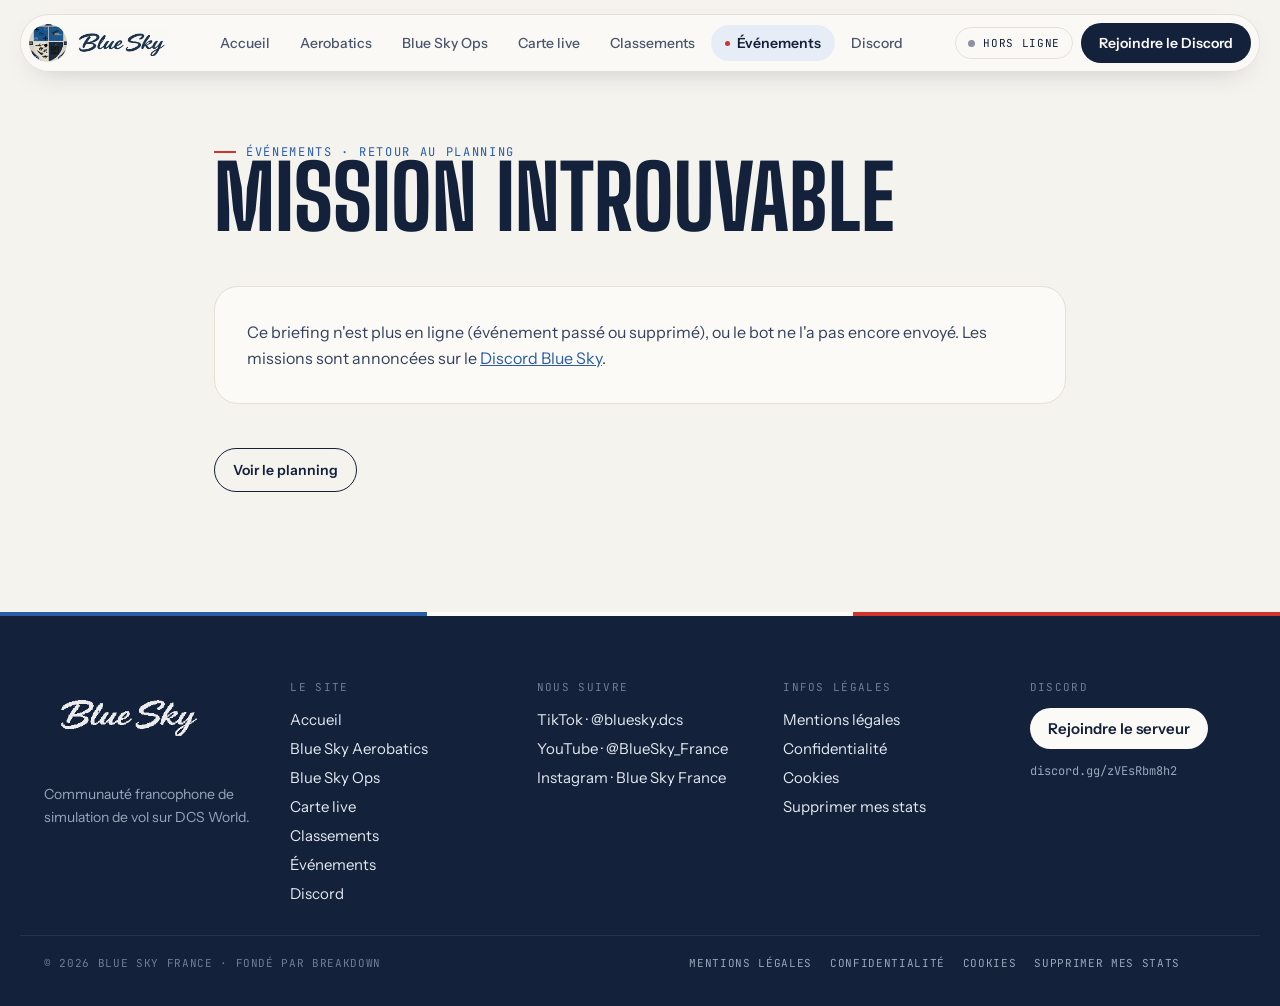
<file: web/mission.html>
<!DOCTYPE html>
<html lang="fr">
<head>
<meta charset="utf-8">
<meta http-equiv="Content-Security-Policy" content="default-src 'self'; base-uri 'none'; object-src 'none'; script-src 'self' 'sha256-FdMDEFJxT6HslRh3pcmztG1pilKOMJHcjdaE8K2s/Ow=' 'sha256-8W7OlH2mlgkJN3VDolPvWvQjj2sjSPeDJ8WrgnXqQkM='; style-src 'self' 'unsafe-inline'; img-src 'self' data: https:; connect-src 'self' https://script.google.com https://script.googleusercontent.com https://discord.com; font-src 'self'">
<meta name="viewport" content="width=device-width, initial-scale=1">
<title>Mission · Blue Sky France</title>
<meta name="description" content="Briefing d'une mission Blue Sky France, publié depuis le Discord.">
<link rel="icon" type="image/png" sizes="192x192" href="assets/icon-192.png">
<link rel="manifest" href="manifest.webmanifest">
<meta name="theme-color" content="#13213a">
<link rel="apple-touch-icon" href="assets/icon-192.png">
<link rel="stylesheet" href="assets/fonts/fonts.css">
<link rel="stylesheet" href="css/style.css?v=13">
<link rel="stylesheet" href="css/motion.css?v=2">
<script>document.documentElement.classList.add('motion');setTimeout(function(){if(!window.BSMotion)document.documentElement.classList.remove('motion')},3000)</script>
</head>
<body data-page="evenements">

<main class="wrap mission">
  <a class="eyebrow" href="evenements.html" style="text-decoration:none">Événements · retour au planning</a>
  <h1 class="h1" id="mTitle">Mission</h1>
  <div class="meta" id="mMeta"></div>
  <div class="card brief" id="mText"><span style="color:#8a91a3">Chargement du briefing…</span></div>
  <div class="photos" id="mPhotos"></div>
  <div class="acts" id="mActs"></div>
</main>

<script src="js/config.js?v=7"></script>
<script src="js/data.js?v=16"></script>
<script src="js/layout.js?v=9"></script>
<script src="js/motion.js?v=7"></script>
<script src="js/pages/mission.js?v=6"></script>
</body>
</html>
</file>
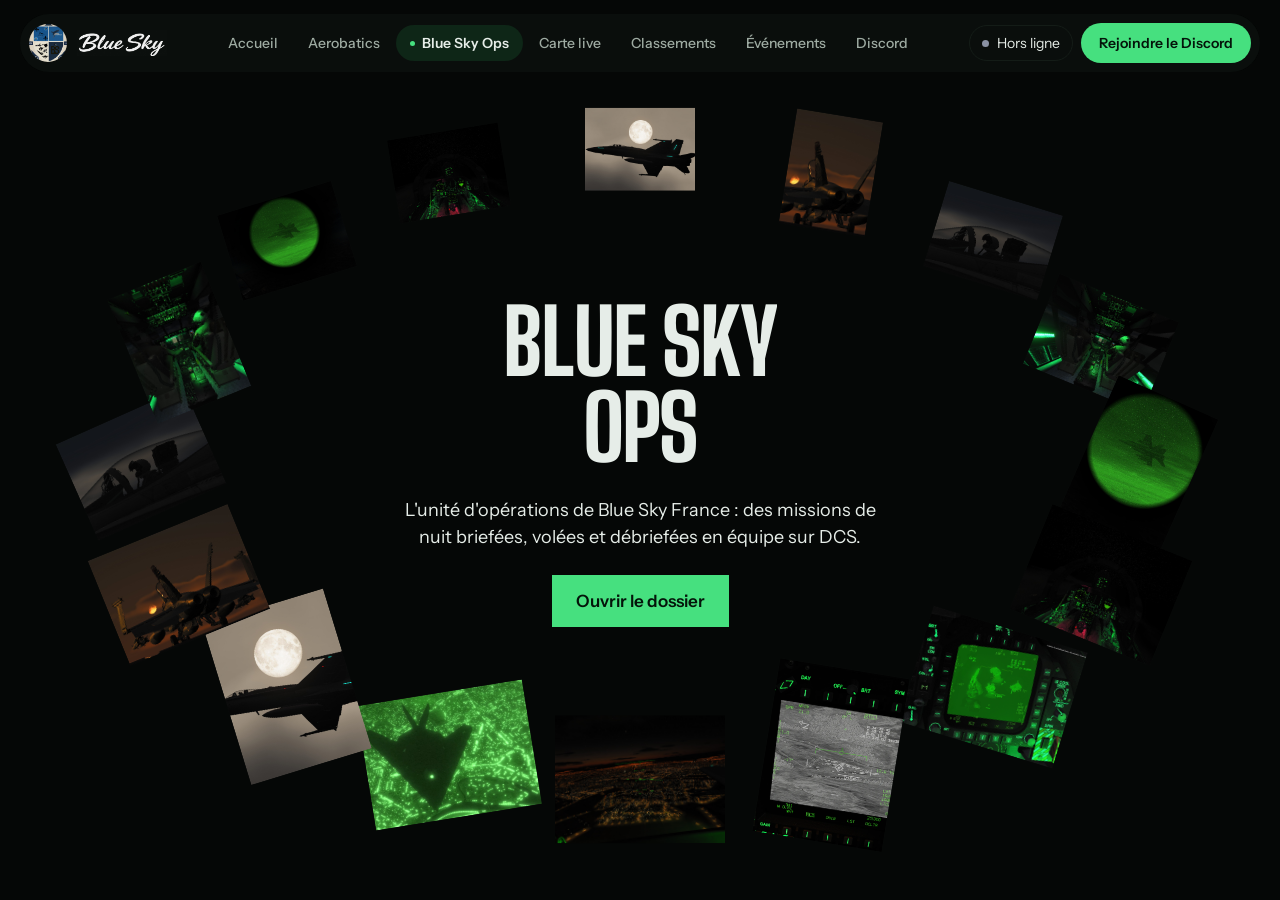
<file: web/ops.html>
<!DOCTYPE html>
<html lang="fr">
<head>
<meta charset="utf-8">
<meta http-equiv="Content-Security-Policy" content="default-src 'self'; base-uri 'none'; object-src 'none'; script-src 'self' 'sha256-FdMDEFJxT6HslRh3pcmztG1pilKOMJHcjdaE8K2s/Ow=' 'sha256-8W7OlH2mlgkJN3VDolPvWvQjj2sjSPeDJ8WrgnXqQkM='; style-src 'self' 'unsafe-inline'; img-src 'self' data: https:; connect-src 'self' https://script.google.com https://script.googleusercontent.com https://discord.com; font-src 'self'">
<meta name="viewport" content="width=device-width, initial-scale=1">
<title>Blue Sky Ops · Blue Sky France</title>
<meta name="description" content="Blue Sky Ops, l'unité d'opérations de Blue Sky France sur DCS World : opérations de nuit, débriefings, vidéos et livrets.">
<link rel="canonical" href="https://thibaero278.github.io/blue-sky-france/ops.html">
<meta property="og:type" content="website">
<meta property="og:site_name" content="Blue Sky France">
<meta property="og:locale" content="fr_FR">
<meta property="og:title" content="Blue Sky Ops · Blue Sky France">
<meta property="og:description" content="L'unité d'opérations de Blue Sky France sur DCS World.">
<meta property="og:url" content="https://thibaero278.github.io/blue-sky-france/ops.html">
<meta property="og:image" content="https://thibaero278.github.io/blue-sky-france/assets/ops/hornet-lune.jpg">
<meta name="twitter:card" content="summary_large_image">
<link rel="icon" type="image/png" sizes="192x192" href="assets/icon-192.png">
<link rel="manifest" href="manifest.webmanifest">
<meta name="theme-color" content="#050706">
<link rel="stylesheet" href="assets/fonts/fonts.css">
<link rel="stylesheet" href="css/style.css?v=13">
<link rel="stylesheet" href="css/ops.css?v=13">
<!-- À chaque arrivée : intro, puis page bloquée sur l'anneau jusqu'à « Ouvrir le dossier ». ?intro=0 dans l'adresse saute les deux (tests). -->
<script>document.documentElement.classList.add(/[?&]intro=0/.test(location.search)?'bso-seen':'bso-locked')</script>
</head>
<body data-page="ops" class="va">

<div class="bso-intro" id="bsoIntro" role="dialog" aria-label="Ouverture du dossier Blue Sky Ops">
  <div class="bso-leaf l"></div><div class="bso-leaf r"></div>
  <div class="bso-scan"></div>
  <div class="bso-intro-body">
    <pre class="bso-term" id="bsoTerm"></pre>
  </div>
  <button class="bso-skip" id="bsoSkip">Passer l'intro</button>
</div>

<div class="bso-wipe" aria-hidden="true"><span>Dossier BSO-001</span></div>

<main>
  <header class="ring-hero">
    <div class="ring" id="bsoRing" aria-hidden="true"></div>
    <div class="core">
      <h1 class="mask"><span><span>Blue Sky</span></span><span><span>Ops</span></span></h1>
      <p>L'unité d'opérations de Blue Sky France : des missions de nuit briefées, volées et débriefées en équipe sur DCS.</p>
      <a class="act" id="openFile" href="#unite">Ouvrir le dossier</a>
    </div>
  </header>

  <section class="sec unit" id="unite">
    <div data-r>
      <h2>L'unité</h2>
      <p class="lead">Blue Sky Ops, c'est la partie sérieuse de Blue Sky France : une soirée, un briefing, un package d'avions et des objectifs à tenir. On y vient pour voler ensemble, pas pour le score.</p>
    </div>
    <div class="cols" data-r>
      <p><b>Qui vole.</b> Les membres du Discord qui veulent aller plus loin que le vol libre. Débutants bienvenus tant qu'ils écoutent le briefing et respectent la radio : on forme sur place, en patrouille.</p>
      <p><b>Ce qu'on fait.</b> Des opérations en plusieurs phases sur le serveur Blue Sky : suppression des défenses, frappes, appui au sol et interceptions de nuit, chacune avec son débriefing.</p>
      <p><b>Où et quand.</b> Sur nos serveurs DCS, en soirée, annoncé sur le Discord une semaine à l'avance avec un sondage pour réserver sa place. La radio passe par SRS, obligatoire pendant l'opération.</p>
      <p><b>Nous joindre.</b> Sur le Discord Blue Sky France, en demandant le rôle Blue Sky Ops. Les vidéos des soirées sortent ensuite sur TikTok et sur YouTube.</p>
    </div>
    <div class="livery" data-r>
      <div class="liv-pics" id="bsoLiveries"></div>
      <div>
        <h3>La livrée Blue Sky Ops</h3>
        <p>Deux versions pour le Hornet, faites pour l'unité : High Visibility, en blanc et rouge, et Low Visibility, tout en gris. Le zip contient les deux versions et les variantes pilotes (7 livrées), avec la notice d'installation et un prompt pour ton IA.</p>
        <div style="display:flex; flex-wrap:wrap; gap:12px">
          <a class="act" href="https://github.com/thibaero278/blue-sky-france/releases/download/livrees-ops/Blue-Sky-Ops-Livrees.zip" download>Télécharger les livrées · 168 Mo</a>
          <a class="act" id="bsoLivery" href="#" target="_blank" rel="noopener" style="background:transparent; color:var(--accent) !important; box-shadow:inset 0 0 0 1px var(--accent)">Voir la présentation sur TikTok</a>
        </div>
        <p style="margin-top:12px; font-size:13px; opacity:.7">À copier dans <code>Saved Games\DCS\Liveries\FA-18C_hornet</code> (dossier à créer).</p>
      </div>
    </div>
  </section>

  <section class="sec missions">
    <div class="m-list" data-r>
      <h2>Ce qu'on fait</h2>
      <ul id="bsoMissions"></ul>
    </div>
    <figure class="m-pic"><img id="missionPic" src="assets/ops/hornet-lune.jpg" alt="" width="1920" height="1080" loading="lazy"></figure>
  </section>

  <section class="sec last">
    <div class="mosaic" id="bsoMosaic" role="img"></div>
    <div class="debrief" data-r>
      <h2>Dernière opération</h2>
      <p class="op" id="lastName"></p>
      <p id="lastText"></p>
      <dl id="lastFacts"></dl>
      <a class="act" id="lastVideo" href="#" target="_blank" rel="noopener" hidden>Voir la vidéo</a>
      <p class="demo-note" id="lastDemo" hidden>Opération d'exemple, en attendant la vraie.</p>
    </div>
  </section>

  <section class="cta">
    <div class="three">
      <img src="assets/ops/ville-nuit.jpg" alt="Survol de nuit au-dessus des lumières de la ville" width="1920" height="1080" loading="lazy">
      <img src="assets/ops/flir-plateformes.jpg" alt="Plateformes en mer vues à la caméra infrarouge du pod de ciblage" width="1920" height="1080" loading="lazy">
      <img src="assets/ops/pilote-verriere.jpg" alt="Pilote sous la verrière, au crépuscule" width="1920" height="1080" loading="lazy">
    </div>
    <div class="band" data-r>
      <h2>Prêt pour le briefing ?</h2>
      <p class="close">Les opérations sont ouvertes à tous les membres. <a data-discord href="https://discord.gg/zVEsRbm8h2" target="_blank" rel="noopener">Présente-toi sur le Discord</a> et demande le rôle Blue Sky Ops.</p>
      <p class="next" id="bsoNext">Liaison avec le planning…</p>
      <figure class="portrait"><img src="assets/ops/cockpit-c130-nvg.jpg" alt="Cockpit de C-130 en éclairage de nuit" width="1920" height="1080" loading="lazy"></figure>
    </div>
  </section>
</main>

<script src="js/config.js?v=7"></script>
<script src="js/data.js?v=16"></script>
<script src="data/evenements.js"></script>
<script src="data/ops.js?v=5"></script>
<script src="js/layout.js?v=9"></script>
<script src="js/pages/ops.js?v=8"></script>
</body>
</html>
</file>
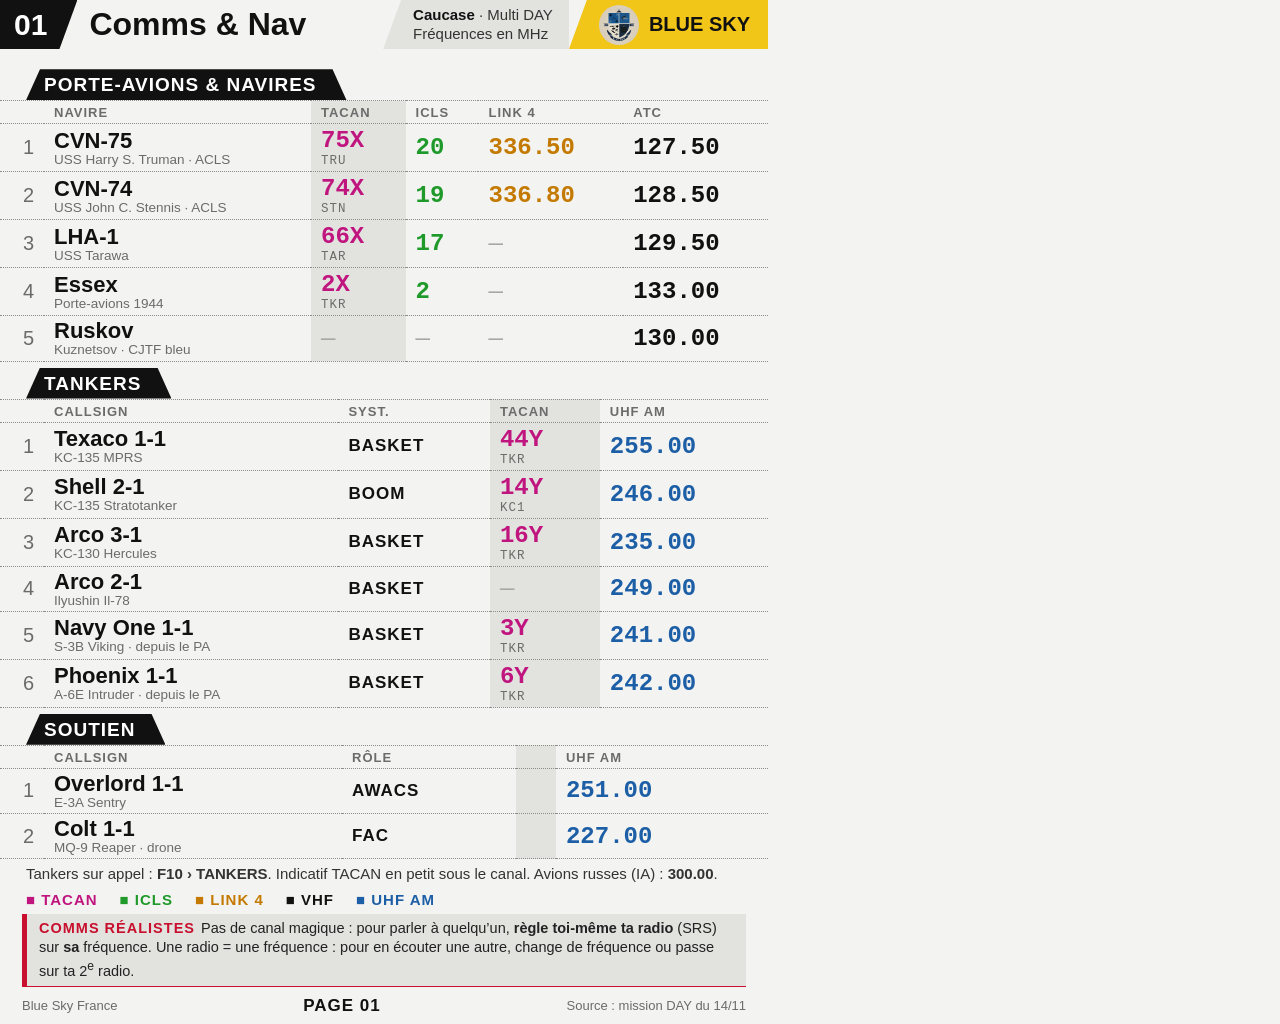
<file: mission/kneeboard_source/kneeboard.html>
<!doctype html>
<html lang="fr">
<head>
<meta charset="utf-8">
<title>Kneeboard Blue Sky</title>
<!-- Source des pages kneeboard (style carte de nav). Une page affichee par #numero (ex : kneeboard.html#2).
     Regenerer les PNG : generer_kneeboard.bat -->
<style>
  :root {
    --bg: #f3f3f1;
    --ink: #111;
    --muted: #6b6b6b;
    --band: #e2e2df;
    --dot: #8d8d8d;
    --yellow: #f2c618;
    --red: #c8102e;
    /* code couleur des frequences */
    --tcn: #c0157f;   /* TACAN */
    --ils: #1f9a2a;   /* ICLS */
    --uhf: #1d5fa6;   /* UHF */
    --vhf: #111;      /* VHF */
    --link: #c47a00;  /* Link 4 */
  }
  * { box-sizing: border-box; margin: 0; padding: 0; }
  html, body { width: 768px; height: 1024px; overflow: hidden; background: var(--bg); color: var(--ink); }
  body { font-family: Bahnschrift, "Segoe UI", Arial, sans-serif; }
  .mono { font-family: Consolas, "Roboto Mono", monospace; }
  .page { display: none; width: 768px; height: 1024px; flex-direction: column; }
  .page.on { display: flex; }

  /* ---------- bandeau ---------- */
  .top { display: flex; align-items: stretch; height: 60px; }
  .num {
    background: var(--ink); color: #fff; font-size: 30px; font-weight: 700;
    padding: 0 30px 0 14px; display: flex; align-items: center;
    clip-path: polygon(0 0, 100% 0, calc(100% - 18px) 100%, 0 100%);
  }
  .title { font-size: 32px; font-weight: 700; padding: 0 12px; display: flex; align-items: center; flex: 1; white-space: nowrap; }
  td.kp { width: 120px; padding-left: 4px; }
  .info {
    background: var(--band); color: #333; font-size: 15px; line-height: 1.25;
    padding: 0 16px 0 30px; display: flex; flex-direction: column; justify-content: center;
    clip-path: polygon(18px 0, 100% 0, 100% 100%, 0 100%);
  }
  .info b { color: var(--ink); }
  .tag {
    background: var(--yellow); font-size: 20px; font-weight: 700; padding: 0 18px 0 30px;
    display: flex; align-items: center; gap: 10px; flex-shrink: 0; white-space: nowrap;
    clip-path: polygon(18px 0, 100% 0, 100% 100%, 0 100%);
  }
  .tag img { width: 40px; height: 40px; border-radius: 50%; }

  main { flex: 1; padding: 14px 0 0; display: flex; flex-direction: column; }

  /* onglet de section (comme "A-G") */
  .sec {
    align-self: flex-start; margin: 10px 0 0 26px;
    background: var(--ink); color: #fff; font-size: 19px; font-weight: 700; letter-spacing: 1px;
    padding: 5px 30px 4px 18px;
    clip-path: polygon(14px 0, calc(100% - 14px) 0, 100% 100%, 0 100%);
  }
  .sec:first-child { margin-top: 0; }

  /* ---------- tableaux ---------- */
  table { width: 100%; border-collapse: collapse; }
  th {
    font-size: 13px; font-weight: 600; letter-spacing: 1px; color: var(--muted); text-align: left;
    padding: 6px 10px 4px; border-top: 1px dotted var(--dot); border-bottom: 1px dotted var(--dot);
  }
  td { padding: 8px 10px; border-bottom: 1px dotted var(--dot); vertical-align: middle; }
  td.id { width: 44px; text-align: right; color: var(--muted); font-size: 20px; padding-right: 4px; }
  td.n { font-size: 25px; font-weight: 700; line-height: 1.05; }
  td.n small { display: block; font-size: 15px; font-weight: 400; color: var(--muted); margin-top: 3px; }
  td.v { font-family: Consolas, monospace; font-size: 27px; font-weight: 700; }
  td.band, th.band { background: var(--band); }
  td.na { font-family: Consolas, monospace; font-size: 24px; color: #a7a7a7; }
  .tcn { color: var(--tcn); } .ils { color: var(--ils); } .uhf { color: var(--uhf); }
  .vhf { color: var(--vhf); } .lnk { color: var(--link); } .red { color: var(--red); }
  td.sys { font-size: 17px; font-weight: 600; letter-spacing: 1px; }
  td.r { text-align: right; }

  td.k { width: 200px; font-size: 19px; font-weight: 700; }
  td.t { font-size: 19px; line-height: 1.3; }
  td.t .mono { font-size: 18px; }
  .pill {
    display: inline-block; font-size: 13px; font-weight: 700; letter-spacing: 1px;
    padding: 2px 8px; color: #fff; background: var(--ink);
  }
  .pill.red { background: var(--red); color: #fff; }
  .pill.y { background: var(--yellow); color: var(--ink); }

  .note { font-size: 15px; color: #333; padding: 8px 26px 0; line-height: 1.35; }
  .legend { display: flex; gap: 22px; padding: 10px 26px 0; font-size: 15px; font-weight: 700; letter-spacing: 1px; }

  /* page 01 : lignes plus serrees (12 unites) + indicatif TACAN sous le canal */
  .cn td { padding: 3px 10px; }
  .cn th { padding: 4px 10px 3px; }
  .cn .legend { padding-top: 6px; }
  /* page 02 : 6 lignes de menu */
  .mb td { padding: 5px 10px; }
  .cn td.n { font-size: 22px; }
  .cn td.n small { font-size: 13.5px; margin-top: 1px; }
  .cn td.v { font-size: 24px; }
  .cn td.v small { display: block; font-size: 12.5px; font-weight: 400; color: var(--muted); letter-spacing: 1px; }
  .cn .sec { margin-top: 6px; }
  .cn .ret { margin-top: 6px; padding: 5px 12px; }
  .cn .note { padding-top: 5px; }

  /* page 04 : missions a code, plus serree */
  .ms td { padding: 3px 10px; }
  .ms td.k { width: 150px; font-size: 17px; }
  .ms td.t { font-size: 16.5px; line-height: 1.25; }
  .ms td.n { font-size: 19px; }
  .ms td.n small { font-size: 13px; }
  .ms td.v { font-size: 23px; }
  .ms .sec { margin-top: 8px; }

  /* ---------- pages phraseologie (04+) ---------- */
  /* calls : <pre class="calls"> une ligne = "ROLE|texte", [valeur] = a adapter. Rendu par le script en bas. */
  pre.calls, pre.gloss { display: none; }
  table.cl td { padding: 4px 10px; }
  td.who { width: 66px; text-align: center; padding-right: 0 !important; }
  td.who .pill { width: 54px; text-align: center; padding: 2px 0; }
  .pill.rb { background: none; color: var(--muted); border: 1.5px solid var(--dot); }
  .pill.ctl { background: #2a5ca8; color: #fff; }   /* controleurs : bleu Blue Sky du site */
  .cs { font-weight: 700; color: var(--ils); }       /* indicatif du pilote (vert) */
  td.c { font-size: 16.5px; line-height: 1.28; }
  td.c.rb { color: #444; font-size: 15px; }
  .val { font-family: Consolas, monospace; font-weight: 700; color: var(--uhf); }
  .ret {
    margin: 12px 22px 0; padding: 7px 12px; font-size: 14.5px; line-height: 1.35; color: #222;
    border-left: 5px solid var(--red); background: var(--band);
  }
  .ret b:first-child { color: var(--red); letter-spacing: 1px; margin-right: 6px; }
  .ex { font-size: 14px; color: var(--muted); padding: 0 26px 6px; }
  .gl { display: grid; grid-template-columns: 1fr 1fr; column-gap: 18px; padding: 2px 22px 0; }
  .gl div { border-bottom: 1px dotted var(--dot); padding: 3px 4px 2px; }
  .gl b { display: block; font-family: Consolas, monospace; font-size: 16.5px; }
  .gl span { font-size: 13.5px; color: #444; }
  .abc { display: grid; grid-template-columns: repeat(4, 1fr); gap: 0 14px; padding: 4px 22px 0; }
  .abc div { font-family: Consolas, monospace; font-size: 20px; padding: 5px 4px; border-bottom: 1px dotted var(--dot); }
  .abc b { display: inline-block; width: 26px; font-size: 24px; }
  td.ln { width: 150px; font-size: 16px; font-weight: 700; }
  td.fill { height: 42px; border-left: 1px dotted var(--dot); }
  td.fill small { color: var(--muted); font-size: 13px; }
  /* pages chargees : calls un peu plus serres */
  .dense td.c { font-size: 15.5px; line-height: 1.22; }
  .dense table.cl td { padding: 3px 10px; }
  .dense .sec { margin-top: 7px; }
  .dense .ret { margin-top: 8px; }
  .dense td.fill { height: 26px; padding: 3px 10px; }
  .dense td.ln, .dense td.id { padding-top: 3px; padding-bottom: 3px; }
  /* encore plus serre (CASE III, calls longs du PDF anglais) */
  .dense2 td.c { font-size: 14.5px; line-height: 1.18; }
  .dense2 table.cl td { padding: 2px 10px; }
  .dense2 .sec { margin-top: 5px; }

  footer {
    height: 46px; margin: 0 22px; border-top: 1.5px solid var(--red);
    display: flex; align-items: center; justify-content: space-between; font-size: 13px; color: var(--muted);
  }
  footer .p { font-size: 17px; font-weight: 700; color: var(--ink); letter-spacing: 1px; }
</style>
</head>
<body>

<!-- ============ 1 : COMMS & NAV ============ -->
<section class="page" data-n="1">
  <div class="top">
    <div class="num">01</div>
    <div class="title">Comms &amp; Nav</div>
    <div class="info"><span><b>Caucase</b> · Multi DAY</span><span>Fréquences en MHz</span></div>
    <div class="tag"><img src="blue_sky.png" alt="">BLUE SKY</div>
  </div>
  <!-- Valeurs reverifiees le 11/11/2026 dans la .miz DAY de Saved Games\DCS\Missions\multi\Caucasus\Blue sky multi\
       (taches ActivateBeacon / ICLS / Link4 + frequences des unites). La BAD NIGHT n'existe plus.
       11/11 : Essex 127.50 -> 133.00 ; les 46 groupes rouges sont sur 300.00. -->

  <main class="cn">
    <div class="sec">PORTE-AVIONS &amp; NAVIRES</div>
    <table>
      <tr><th></th><th>NAVIRE</th><th class="band">TACAN</th><th>ICLS</th><th>LINK 4</th><th>ATC</th></tr>
      <tr><td class="id">1</td><td class="n">CVN-75<small>USS Harry S. Truman · ACLS</small></td>
          <td class="v band tcn">75X<small>TRU</small></td><td class="v ils">20</td><td class="v lnk">336.50</td><td class="v vhf">127.50</td></tr>
      <tr><td class="id">2</td><td class="n">CVN-74<small>USS John C. Stennis · ACLS</small></td>
          <td class="v band tcn">74X<small>STN</small></td><td class="v ils">19</td><td class="v lnk">336.80</td><td class="v vhf">128.50</td></tr>
      <tr><td class="id">3</td><td class="n">LHA-1<small>USS Tarawa</small></td>
          <td class="v band tcn">66X<small>TAR</small></td><td class="v ils">17</td><td class="na">—</td><td class="v vhf">129.50</td></tr>
      <tr><td class="id">4</td><td class="n">Essex<small>Porte-avions 1944</small></td>
          <td class="v band tcn">2X<small>TKR</small></td><td class="v ils">2</td><td class="na">—</td><td class="v vhf">133.00</td></tr>
      <tr><td class="id">5</td><td class="n">Ruskov<small>Kuznetsov · CJTF bleu</small></td>
          <td class="na band">—</td><td class="na">—</td><td class="na">—</td><td class="v vhf">130.00</td></tr>
    </table>

    <div class="sec">TANKERS</div>
    <table>
      <tr><th></th><th>CALLSIGN</th><th>SYST.</th><th class="band">TACAN</th><th>UHF AM</th></tr>
      <tr><td class="id">1</td><td class="n">Texaco 1-1<small>KC-135 MPRS</small></td><td class="sys">BASKET</td>
          <td class="v band tcn">44Y<small>TKR</small></td><td class="v uhf">255.00</td></tr>
      <tr><td class="id">2</td><td class="n">Shell 2-1<small>KC-135 Stratotanker</small></td><td class="sys">BOOM</td>
          <td class="v band tcn">14Y<small>KC1</small></td><td class="v uhf">246.00</td></tr>
      <tr><td class="id">3</td><td class="n">Arco 3-1<small>KC-130 Hercules</small></td><td class="sys">BASKET</td>
          <td class="v band tcn">16Y<small>TKR</small></td><td class="v uhf">235.00</td></tr>
      <tr><td class="id">4</td><td class="n">Arco 2-1<small>Ilyushin Il-78</small></td><td class="sys">BASKET</td>
          <td class="na band">—</td><td class="v uhf">249.00</td></tr>
      <tr><td class="id">5</td><td class="n">Navy One 1-1<small>S-3B Viking · depuis le PA</small></td><td class="sys">BASKET</td>
          <td class="v band tcn">3Y<small>TKR</small></td><td class="v uhf">241.00</td></tr>
      <tr><td class="id">6</td><td class="n">Phoenix 1-1<small>A-6E Intruder · depuis le PA</small></td><td class="sys">BASKET</td>
          <td class="v band tcn">6Y<small>TKR</small></td><td class="v uhf">242.00</td></tr>
    </table>

    <div class="sec">SOUTIEN</div>
    <table>
      <tr><th></th><th>CALLSIGN</th><th>RÔLE</th><th class="band"></th><th>UHF AM</th></tr>
      <tr><td class="id">1</td><td class="n">Overlord 1-1<small>E-3A Sentry</small></td><td class="sys">AWACS</td>
          <td class="band"></td><td class="v uhf">251.00</td></tr>
      <tr><td class="id">2</td><td class="n">Colt 1-1<small>MQ-9 Reaper · drone</small></td><td class="sys">FAC</td>
          <td class="band"></td><td class="v uhf">227.00</td></tr>
    </table>
    <p class="note">Tankers sur appel : <b>F10 › TANKERS</b>. Indicatif TACAN en petit sous le canal. Avions russes (IA) : <b>300.00</b>.</p>

    <div class="legend">
      <span class="tcn">■ TACAN</span><span class="ils">■ ICLS</span><span class="lnk">■ LINK 4</span>
      <span class="vhf">■ VHF</span><span class="uhf">■ UHF AM</span>
    </div>
    <p class="ret"><b>COMMS RÉALISTES</b>Pas de canal magique : pour parler à quelqu’un, <b>règle toi-même ta radio</b> (SRS) sur <b>sa</b> fréquence. Une radio = une fréquence : pour en écouter une autre, change de fréquence ou passe sur ta 2<sup>e</sup> radio.</p>
  </main>
  <footer><span>Blue Sky France</span><span class="p">PAGE 01</span><span>Source : mission DAY du 14/11</span></footer>
</section>

<!-- ============ 2 : MENU F10 & BAREME ============ -->
<section class="page mb" data-n="2">
  <div class="top">
    <div class="num">02</div>
    <div class="title">Menu F10 &amp; Barème</div>
    <div class="info"><span><b>Caucase</b> · Multi DAY</span><span>Coalition bleue</span></div>
    <div class="tag"><img src="blue_sky.png" alt="">BLUE SKY</div>
  </div>
  <main>
    <div class="sec">MENU RADIO F10</div>
    <table>
      <tr><td class="k">SPAWN</td><td class="t mono">Spawn ENI · Zone CAP · HOST A/A · HOST Naval<br>Reset Croix · Spawn Convoi</td></tr>
      <tr><td class="k">MISSIONS</td><td class="t mono">Bases · Convois · Strike · Naval · Air<br>Rappel de mes missions · détail page 04</td></tr>
      <tr><td class="k">CODE</td><td class="t mono">1er chiffre › 2e chiffre : rejoindre une mission</td></tr>
      <tr><td class="k">TANKERS</td><td class="t mono">S3-B · A-6 · MPRS · KC-135 · KC-130 · IL-78</td></tr>
      <tr><td class="k">STATISTIQUES</td><td class="t mono">Mes scores · Top 10 · Grades</td></tr>
      <tr><td class="k">MODE BLUE SKY</td><td class="t mono">Activer (au sol) · Désactiver</td></tr>
    </table>

    <div class="sec">BARÈME</div>
    <table>
      <tr><th></th><th>CIBLE</th><th>CAT.</th><th class="band" style="text-align:right">PTS</th></tr>
      <tr><td class="id">1</td><td class="n">Avion</td><td class="sys">A/A</td><td class="v band r">3</td></tr>
      <tr><td class="id">2</td><td class="n">Hélicoptère</td><td class="sys">A/A</td><td class="v band r">2</td></tr>
      <tr><td class="id">3</td><td class="n">Navire</td><td class="sys">A/M</td><td class="v band r">8</td></tr>
      <tr><td class="id">4</td><td class="n">Défense aérienne / radar</td><td class="sys">A/S</td><td class="v band r">5</td></tr>
      <tr><td class="id">5</td><td class="n">Dépôt / commandement / réservoir / derrick</td><td class="sys">A/S</td><td class="v band r">5</td></tr>
      <tr><td class="id">6</td><td class="n">Véhicule / structure / avion parqué</td><td class="sys">A/S</td><td class="v band r">2</td></tr>
      <tr><td class="id">7</td><td class="n">Autre statique</td><td class="sys">A/S</td><td class="v band r">1</td></tr>
      <tr><td class="id">8</td><td class="n red">Teamkill</td><td class="sys red">TK</td><td class="v band r red">0</td></tr>
    </table>

    <div class="sec">COMPTAGE</div>
    <table>
      <tr><td class="k">Atterrissage</td><td class="t">Kills + points <b>validés</b> · heures complètes</td></tr>
      <tr><td class="k">Appontage</td><td class="t">+1 sur CVN-74 / CVN-75, train intact</td></tr>
      <tr><td class="k red">Mort / éjection</td><td class="t">Heures comptées · <b class="red">kills et points du vol perdus</b> · +1 mort</td></tr>
      <tr><td class="k">Slot quitté en vol</td><td class="t">Heures comptées · kills du vol perdus</td></tr>
    </table>
  </main>
  <footer><span>Blue Sky France</span><span class="p">PAGE 02</span><span>Points validés à l'atterrissage</span></footer>
</section>

<!-- ============ 3 : BRIEFING ============ -->
<section class="page" data-n="3">
  <div class="top">
    <div class="num">03</div>
    <div class="title">Briefing</div>
    <div class="info"><span><b>Caucase</b> · Multi DAY</span><span>Règles &amp; situation</span></div>
    <div class="tag"><img src="blue_sky.png" alt="">BLUE SKY</div>
  </div>
  <main>
    <div class="sec">SERVEUR</div>
    <table>
      <tr><td class="k">Esprit</td><td class="t">Jeu et entraînement pour tous, débutants comme expérimentés.</td></tr>
      <tr><td class="k">Missions</td><td class="t mono">AAR · CAP · STRIKE · SEAD · ANTI-SHIP · INTERCEPTION</td></tr>
      <tr><td class="k">Terrains</td><td class="t">Plusieurs aéroports bleus dynamiques, slots variés.</td></tr>
      <tr><td class="k">Services</td><td class="t">Tanker, menaces, cibles : <b>tout par le menu F10</b>.</td></tr>
    </table>

    <div class="sec">RÈGLES</div>
    <table>
      <tr><td class="id">1</td><td class="kp"><span class="pill red">INTERDIT</span></td><td class="t"><b>Fox 4</b> (tir ami) sur joueurs ou IA bleues.</td></tr>
      <tr><td class="id">2</td><td class="kp"><span class="pill red">INTERDIT</span></td><td class="t">Faire apparaître des ennemis <b>sans les engager</b>.</td></tr>
      <tr><td class="id">3</td><td class="kp"><span class="pill">RÈGLE</span></td><td class="t">Tu fais spawn une menace : <b>tu t'en occupes</b>.</td></tr>
      <tr><td class="id">4</td><td class="kp"><span class="pill">RÈGLE</span></td><td class="t">Radio réaliste : <b>règle ta fréquence toi-même</b> (page 01).</td></tr>
      <tr><td class="id">5</td><td class="kp"><span class="pill y">CONSEIL</span></td><td class="t">« Clear hostile » une fois fini, pour les perfs.</td></tr>
    </table>

    <div class="sec">SITUATION</div>
    <table>
      <tr><td class="k" style="color:var(--uhf)">BLEU</td><td class="t">Renfort temporaire et <b>défensif</b> : stabilité, libre circulation aérienne et maritime, protection des alliés. Réponse à toute provocation.</td></tr>
      <tr><td class="k red">ROUGE</td><td class="t">Voit le déploiement comme une provocation. Défenses actives : <b>toute intrusion = réponse immédiate</b>.</td></tr>
      <tr><td class="k" style="color:var(--muted)">NEUTRES</td><td class="t">Observent les mouvements militaires, sans s'aligner.</td></tr>
      <tr><td class="k">OBJECTIF</td><td class="t">Supériorité régionale, axes stratégiques sécurisés, aucune déstabilisation.</td></tr>
    </table>
  </main>
  <footer><span>Blue Sky France</span><span class="p">PAGE 03</span><span>Bon vol à tous !</span></footer>
</section>

<!-- ============ 4 : MISSIONS A CODE & INTERCEPTIONS (script Caucase.lua du 11/11) ============ -->
<section class="page ms" data-n="4">
  <div class="top">
    <div class="num">04</div>
    <div class="title">Missions à code</div>
    <div class="info"><span><b>F10 › MISSIONS</b> · CODE</span><span>Bases · strike · naval · air</span></div>
    <div class="tag"><img src="blue_sky.png" alt="">BLUE SKY</div>
  </div>
  <main>
    <div class="sec">LANCER &amp; REJOINDRE</div>
    <table>
      <tr><td class="k">Lancer</td><td class="t"><b>F10 › MISSIONS</b> › un onglet › une mission : briefing + <b>code à 2 chiffres</b>.</td></tr>
      <tr><td class="k">Rejoindre</td><td class="t">Demande le code, puis <b>F10 › CODE</b> › 1<sup>er</sup> chiffre › code (ex. <b>4 › 47</b>).</td></tr>
      <tr><td class="k">Privé</td><td class="t">Briefing, messages et <b>voix radio</b> pour les seuls membres.</td></tr>
      <tr><td class="k">Bonus</td><td class="t"><b>Partagé selon tes destructions</b> : 80 % / 20 % des cibles = 48 / 12 pts sur un +30. Rien détruit : rien. Interceptions : <b>fixe</b>, à &lt; 3 NM de l’avion.</td></tr>
    </table>

    <div class="sec">MISSIONS</div>
    <table>
      <tr><th></th><th>MISSION</th><th>RÉUSSITE</th><th class="band" style="text-align:right">PTS</th></tr>
      <tr><td class="id">1</td><td class="n">Bases<small>Gudauta › Sochi › Anapa</small></td><td class="t">100 % des unités au sol, puis la suivante</td><td class="v band r">+30/40/60</td></tr>
      <tr><td class="id">2</td><td class="n">Convois<small>Renforts en route · Convoi nord</small></td><td class="t">Tous les véhicules détruits</td><td class="v band r">+20</td></tr>
      <tr><td class="id">3</td><td class="n">Petrol Strike<small>Mer Noire · SO de Soukhoumi</small></td><td class="t">3 derricks + plateforme détruits</td><td class="v band r">+20</td></tr>
      <tr><td class="id">4</td><td class="n">Factory Strike<small>Site GCI-2 · ONO de Min. Vody</small></td><td class="t">Réservoirs, dépôts, pompes, ateliers</td><td class="v band r">+30</td></tr>
      <tr><td class="id">5</td><td class="n">HOST Naval AERA<small>Onglet NAVAL · SSO de Sochi</small></td><td class="t">Kuznetsov coulé (escorte comptée)</td><td class="v band r">+50</td></tr>
      <tr><td class="id">6</td><td class="n">CAP<small>Zone CAP · secteur Maykop</small></td><td class="t">5 avions de la zone abattus</td><td class="v band r">+30</td></tr>
      <tr><td class="id">7</td><td class="n">Interception Tu-95<small>RF-59 · FL300 · vers Tbilissi</small></td><td class="t">Demi-tour, ou abattu après TIR AUTORISÉ</td><td class="v band r">+10</td></tr>
      <tr><td class="id">8</td><td class="n">Interception Su-34<small>VVS 34 / 35 · FL270</small></td><td class="t">Renvoyés chez eux à la 2<sup>e</sup> interception</td><td class="v band r">+15</td></tr>
    </table>

    <div class="sec">INTERCEPTION</div>
    <table>
      <tr><td class="k">Lancer</td><td class="t"><b>MISSIONS › AIR › INTERCEPTION › Lancer</b> : Tu-95 ou Su-34.</td></tr>
      <tr><td class="k">Appel radio</td><td class="t">À <b>&lt; 1000 ft</b> de l’avion (Su-34 : après la frontière).</td></tr>
      <tr><td class="k red">Tir</td><td class="t">Après <b class="red">TIR AUTORISÉ</b> seulement. Sinon <b class="red">0 pt</b>, ratée.</td></tr>
    </table>

    <div class="sec">MENU SPAWN</div>
    <table>
      <tr><td class="k">Zone CAP</td><td class="t">Vagues autour de Maykop, un groupe à la fois.</td></tr>
      <tr><td class="k">Spawn ENI</td><td class="t">Vagues surprises entre Anapa, Krasnodar et Maykop. Coupé au lancement.</td></tr>
      <tr><td class="k">Renforts</td><td class="t">1<sup>er</sup> kill sur une base : convois et hélicos (mission dans <b>CONVOIS</b>).</td></tr>
    </table>
  </main>
  <footer><span>Blue Sky France</span><span class="p">PAGE 04</span><span>Une mission de chaque type à la fois</span></footer>
</section>

<!-- =====================================================================
     PAGES 05+ : MEMO RADIO, une page kneeboard par page du PDF
     (source depuis le 11/11 : PDF de Weefe Blue_Sky_Radio_Phraseology_EN_Logo_Link_Bars_Fixed.pdf, guide v1.8,
      calls en anglais ; ancienne version francaise : mission/bakup/kneeboard_2026-11-11_14-25-12_avant-phraseo-EN.html)
     Bandeau et pied generes par le script (data-title / data-info).
     Calls : "ROLE|texte". PIL/LEAD = pilote (noir), RB = collationnement, autre = controleur (bleu Blue Sky).
     [valeur] = a adapter (bleu). Types d'avions / armes et indicatif (Weefe / Branch One One) sont colores automatiquement.
     Collationnements fusionnes avec l'appel suivant dans le PDF : separes en deux lignes ici.
     ===================================================================== -->

<!-- ---------- 05 : DECOLLAGE PISTE (PDF p.1) ---------- -->
<section class="page ph" data-n="5" data-title="Décollage piste" data-info="Pilote ↔ Ground · Tower|Ex. Kobuleti · CAS · piste 07">
  <main>
    <div class="sec">PRISE DE CONTACT &amp; MISE EN ROUTE</div>
<pre class="calls">
PIL|[Kobuleti Ground], Branch One One, radio check.
GND|Branch One One, Lima Charlie.
PIL|[Kobuleti Ground], Branch One One, [one] F/A-18 at [Main Parking], request startup.
GND|Branch One One, startup approved, Runway [07], terrain blue, QNH [29.92]. State mission type and destination sector.
PIL|Startup approved, Runway [07], QNH [29.92], [CAS] mission to sector [3], Branch One One.
GND|Branch One One, transponder mode 1 [11], report ready to taxi.
PIL|Mode 1 [11], report ready to taxi, Branch One One.
</pre>
    <div class="sec">ROULAGE</div>
<pre class="calls">
PIL|[Kobuleti Ground], Branch One One, [one] F/A-18 on parking [Sierra], request taxi.
GND|Branch One One, taxi to holding point [Delta], report ready.
PIL|Taxi holding point [Delta], report ready, Branch One One.
</pre>
    <div class="sec">POINT D’ATTENTE &amp; DÉCOLLAGE</div>
<pre class="calls">
PIL|[Kobuleti Tower], Branch One One, holding point [Delta], ready for departure.
TWR|Branch One One, line up and wait Runway [07].
PIL|Line up and wait Runway [07], Branch One One.
TWR|Branch One One, cleared for takeoff Runway [07], wind [270] degrees [10] knots.
PIL|Cleared for takeoff Runway [07], Branch One One.
</pre>
    <div class="sec">ENVOL &amp; SORTIE DE ZONE</div>
<pre class="calls">
PIL|[Kobuleti Tower], Branch One One, airborne.
TWR|Branch One One, report [Echo] at [5,200] feet.
PIL|Report [Echo] at [5,200] feet, Branch One One.
PIL|[Kobuleti Tower], Branch One One, [Echo], [5,200] feet.
TWR|Branch One One, contact [Magic] on [271.0], good flight.
PIL|Contact [Magic] on [271.0], Branch One One.
</pre>
    <p class="ret"><b>À RETENIR</b>Fréquences, points et caps = exemples. « Contact … on [fréq.] » : <b>tu changes toi-même</b> ta radio de fréquence. Retour associé : page 09.</p>
  </main>
</section>

<!-- ---------- 06 : CATAPULTAGE CASE I (PDF p.2) ---------- -->
<section class="page ph" data-n="6" data-title="Catapultage Case I" data-info="Jour · météo visuelle|Ex. CVN-75 · BRC 080">
  <main>
    <div class="sec">CONTACT / MISE EN ROUTE · SOP SRS</div>
<pre class="calls">
PIL|Truman Tower, Weefe One One, radio check.
TWR|Weefe One One, Truman Tower, loud and clear.
PIL|Truman Tower, Weefe One One, [two] Hornets at parking, request start-up, CASE I departure.
TWR|Weefe One One, start-up approved, CASE I, BRC [080], QNH [29.92]. Report ready for deck movement.
PIL|Start-up approved, CASE I, BRC [080], QNH [29.92], will report ready for deck movement, Weefe One One.
</pre>
    <div class="sec">ROULAGE VERS LA CATAPULTE · SOP SRS</div>
<pre class="calls">
PIL|Truman Tower, Weefe One One, [two] Hornets ready for deck movement.
TWR|Weefe One One, expect catapult [1], follow the deck directors.
PIL|Expect catapult [1], following the deck directors, Weefe One One.
</pre>
    <div class="sec">CATAPULTE / LANCEMENT · SOP SRS</div>
<pre class="calls">
PIL|Truman Tower, Weefe One One, in position catapult [1], ready for launch.
TWR|Weefe One One, roger, launch under control of the catapult officer.
PIL|Launch under control of the catapult officer, Weefe One One.
</pre>
    <div class="sec">DÉPART CASE I &amp; TRANSFERT</div>
<pre class="calls">
PIL|Truman Departure, Weefe One One, airborne CASE I, [7] nautical miles, [500] feet.
DEP|Weefe One One, roger. Proceed on the briefed route, contact Magic on [271.0].
PIL|Proceeding on the briefed route, contact Magic on [271.0], Weefe One One.
</pre>
    <p class="ret"><b>À RETENIR</b>Profil : virage d’écartement, puis <b>500 ft / 300 KIAS</b> parallèle au BRC jusqu’à <b>7 NM</b>, ensuite montée. En vrai, pont et départ CASE I peuvent être « zip lip ». Un appel SRS n’est <b>jamais</b> un signal de catapulte.</p>
  </main>
</section>

<!-- ---------- 07 : CATAPULTAGE CASE II (PDF p.3) ---------- -->
<section class="page ph" data-n="7" data-title="Catapultage Case II" data-info="Jour · montée dans la météo|Ex. radial de départ 120">
  <main>
    <div class="sec">MISE EN ROUTE &amp; INTENTION</div>
<pre class="calls">
PIL|Truman Tower, Weefe One One, [one] Hornet at parking, request start-up for CASE II departure.
TWR|Weefe One One, start-up approved, CASE II, BRC [080], QNH [29.92]. Report ready for deck movement.
PIL|Start-up approved, CASE II, BRC [080], QNH [29.92], will report ready for deck movement, Weefe One One.
</pre>
    <div class="sec">PRÉPARATION / ROLL-OUT</div>
<pre class="calls">
PIL|Truman Tower, Weefe One One, ready for deck movement.
TWR|Weefe One One, catapult [2], follow the deck directors. Ready to copy departure?
PIL|Catapult [2], following the deck directors, ready to copy departure, Weefe One One.
</pre>
    <div class="sec">BRIEF RADIO DE DÉPART · SOP SRS</div>
<pre class="calls">
TWR|Weefe One One, CASE II departure: [500] feet and [300] KIAS to [7] NM, arc [10] DME, intercept radial [120] outbound.
PIL|CASE II, [500] feet and [300] KIAS to [7] NM, arc [10] DME, intercept radial [120] outbound, Weefe One One.
</pre>
    <div class="sec">CATAPULTAGE &amp; DEPARTURE</div>
<pre class="calls">
PIL|Truman Tower, Weefe One One, in position catapult [2], ready for launch.
TWR|Weefe One One, launch coordinated, execute on the deck crew’s signal.
PIL|Truman Departure, Weefe One One, airborne CASE II, passing [5] NM.
DEP|Weefe One One, roger. Report established on the [10] DME arc.
PIL|Truman Departure, Weefe One One, established on the [10] DME arc, proceeding outbound radial [120].
DEP|Weefe One One, roger. Contact Magic on [271.0] after leaving the control zone.
PIL|Contact Magic on [271.0] after leaving the control zone, Weefe One One.
</pre>
    <p class="ret"><b>À RETENIR</b>Profil : virage d’écartement, <b>500 ft / 300 KIAS</b> jusqu’à <b>7 NM</b>, arc <b>10 DME</b> puis radiale de départ. Rester en conditions visuelles jusqu’à l’établissement sur la radiale, selon le briefing.</p>
  </main>
</section>

<!-- ---------- 08 : CATAPULTAGE CASE III (PDF p.4) ---------- -->
<section class="page ph" data-n="8" data-title="Catapultage Case III" data-info="Nuit ou météo IFR|Ex. départ radiale 120">
  <main>
    <div class="sec">CONTACT / PRÉPARATION</div>
<pre class="calls">
PIL|Truman Tower, Weefe One One, [one] Hornet at parking, request start-up for CASE III departure.
TWR|Weefe One One, start-up approved, CASE III, BRC [080], QNH [29.92]. Report ready for deck movement.
PIL|Start-up approved, CASE III, BRC [080], QNH [29.92], will report ready for deck movement, Weefe One One.
</pre>
    <div class="sec">MOUVEMENT &amp; CLAIRANCE DÉPART · SOP SRS</div>
<pre class="calls">
PIL|Truman Tower, Weefe One One, ready for deck movement, request CASE III departure clearance.
TWR|Weefe One One, catapult [1], follow the deck directors. After launch, climb at [300] KIAS, minimum [1,500] feet at [5] NM; arc [10] DME from [7] NM, radial [120] outbound.
PIL|Catapult [1], follow deck directors; [300] KIAS, minimum [1,500] feet at [5] NM, arc [10] DME from [7] NM, radial [120] outbound, Weefe One One.
</pre>
    <div class="sec">CATAPULTAGE</div>
<pre class="calls">
PIL|Truman Tower, Weefe One One, in position catapult [1], ready for launch.
TWR|Weefe One One, roger, launch under catapult crew control. Contact Departure when airborne.
PIL|Launch under catapult crew control, contact Departure when airborne, Weefe One One.
</pre>
    <div class="sec">CONTRÔLE IFR / TRANSFERT</div>
<pre class="calls">
PIL|Truman Departure, Weefe One One, airborne CASE III, [5] NM, passing [1,800] feet.
DEP|Weefe One One, radar contact, proceed on the published departure, report outbound radial [120].
PIL|Radar contact, proceeding on the published departure, will report outbound radial [120], Weefe One One.
PIL|Truman Departure, Weefe One One, outbound radial [120], request frequency change.
DEP|Weefe One One, contact Magic on [271.0], good flight.
PIL|Contact Magic on [271.0], good flight, Weefe One One.
</pre>
    <p class="ret"><b>À RETENIR</b><b>Pas</b> de virage d’écartement : montée directe à <b>300 KIAS</b>, <b>≥ 1 500 ft à 5 NM</b>, arc <b>10 DME</b> à partir de <b>7 NM</b> puis radiale briefée. Catapultages espacés de <b>≥ 30 s</b>.</p>
  </main>
</section>

<!-- ---------- 09 : ATTERRISSAGE PISTE (PDF p.5) ---------- -->
<section class="page ph dense" data-n="9"data-title="Atterrissage piste" data-info="Retour au break|Ex. Kobuleti · piste 25">
  <main>
    <div class="sec">ENTRÉE EN ZONE</div>
<pre class="calls">
PIL|[Kobuleti Tower], Branch One One, [one] F/A-18, [25] nautical miles from [November Echo], [5,000] feet, inbound for the break.
TWR|Branch One One, Runway [25], terrain blue, QNH [29.84], wind [250] degrees [8] knots. Report [November Echo] at [2,500] feet.
PIL|Runway [25], QNH [29.84], report [November Echo] at [2,500] feet, Branch One One.
</pre>
    <div class="sec">POINT D’ENTRÉE</div>
<pre class="calls">
PIL|[Kobuleti Tower], Branch One One, over [November Echo], [2,500] feet.
TWR|Branch One One, report initial Runway [25].
PIL|Report initial Runway [25], Branch One One.
</pre>
    <div class="sec">INITIAL &amp; CIRCUIT</div>
<pre class="calls">
PIL|[Kobuleti Tower], Branch One One, passing initial Runway [25].
TWR|Branch One One, number [1], report final turn, gear down and locked.
PIL|Number [1], report final turn, gear down and locked, Branch One One.
</pre>
    <div class="sec">FINALE / ATTERRISSAGE</div>
<pre class="calls">
PIL|[Kobuleti Tower], Branch One One, final turn, gear down and locked.
TWR|Branch One One, cleared to land Runway [25], wind [250] degrees [8] knots.
PIL|Cleared to land Runway [25], Branch One One.
</pre>
    <div class="sec">DÉGAGEMENT &amp; PARKING</div>
<pre class="calls">
PIL|[Kobuleti Tower], Branch One One, speed controlled, request parking.
TWR|Branch One One, vacate via [Alpha], report runway vacated.
PIL|Vacating via [Alpha], report runway vacated, Branch One One.
PIL|[Kobuleti Tower], Branch One One, runway vacated.
TWR|Branch One One, taxi to parking [Main] via [Sierra], then [Tango Papa]. Shut down, no further call.
PIL|Taxi to parking [Main] via [Sierra], then [Tango Papa]. Shut down, no further call, Branch One One.
</pre>
    <p class="ret"><b>À RETENIR</b>Maintenir le point d’entrée tant que l’ATC ne donne pas la suite. « Autorisé atterrissage » (piste) ≠ « Charlie » (porte-avions).</p>
  </main>
</section>

<!-- ---------- 10 : APPONTAGE CASE I (PDF p.6) ---------- -->
<section class="page ph" data-n="10" data-title="Appontage Case I" data-info="Marshal → Tower → Paddles|State 4.5 = 4 500 lb">
  <main>
    <div class="sec">INBOUND / MARSHAL</div>
<pre class="calls">
PIL|Truman Marshal, Weefe One One, [two] Hornets, Mother’s [270] for [25], angels [15], low state [4.5], inbound.
MAR|Weefe One One, CASE I recovery, BRC [080], QNH [29.92], hold in the stack at angels [2], report See You at Ten.
PIL|CASE I recovery, BRC [080], QNH [29.92], holding in the stack at angels [2], will report See You at Ten, Weefe One One.
</pre>
    <div class="sec">SEE YOU AT TEN &amp; STACK</div>
<pre class="calls">
PIL|Truman Marshal, Weefe One One, See You at Ten, state [4.3].
MAR|Weefe One One, roger. Switch Tower.
PIL|Truman Tower, Weefe One One, overhead, angels [2], state [4.2].
TWR|Weefe One One, roger. Maintain the stack, standby for Charlie.
</pre>
    <div class="sec">CHARLIE / INITIAL / BREAK</div>
<pre class="calls">
TWR|Weefe One One, signal is Charlie, proceed Initial at [800] feet.
PIL|Charlie received, proceeding Initial at [800] feet, Weefe One One.
PIL|Truman Tower, Weefe One One, Initial, for the break.
TWR|Weefe One One, roger, number [1].
LEAD|Number [1], Weefe One One. Weefe flight, kiss off.
</pre>
    <div class="sec">FINALE &amp; LSO</div>
<pre class="calls">
PIL|Paddles, Weefe One One, Hornet Ball, [3.1].
LSO|Roger Ball.
LSO|Weefe One One, [Power / You’re high / Come left]!
</pre>
    <div class="sec">APPONTAGE / ÉCHEC · SOP SRS</div>
<pre class="calls">
PIL|Truman Tower, Weefe One One, trapped, following the deck directors.
LSO|[If required] Wave off, wave off, wave off! / Bolter, bolter!
PIL|Weefe One One, [wave-off / bolter], going around, re-entering the pattern.
</pre>
    <p class="ret"><b>À RETENIR</b>Charlie = sortie du stack vers le circuit, <b>pas</b> un « atterrissage autorisé ». Boule IFLOLS pas en vue dans le groove : appeler « Clara ». Ordres LSO = priorité immédiate.</p>
  </main>
</section>

<!-- ---------- 11 : APPONTAGE CASE II (PDF p.7) ---------- -->
<section class="page ph dense" data-n="11" data-title="Appontage Case II" data-info="Instruments puis visuel|Ex. radial 160 · 23 DME · angels 8">
  <main>
    <div class="sec">INBOUND / ATTRIBUTION DU MARSHAL</div>
<pre class="calls">
PIL|Truman Marshal, Weefe One One, Mother’s [270] for [40], angels [16], state [5.0], inbound CASE II.
MAR|Weefe One One, CASE II, BRC [080], QNH [29.92], marshal radial [160], [23] DME, angels [8], EAT [14:32].
PIL|CASE II, BRC [080], QNH [29.92], marshal radial [160], [23] DME, angels [8], EAT [14:32], Weefe One One.
MAR|Weefe One One, readback correct.
</pre>
    <div class="sec">ESTABLISHED / COMMENCING</div>
<pre class="calls">
PIL|Truman Marshal, Weefe One One, established angels [8], state [4.5].
MAR|Weefe One One, roger, state [4.5].
PIL|Truman Marshal, Weefe One One, commencing, QNH [29.92], state [4.2].
MAR|Weefe One One, radar contact [23] miles, final bearing [071]. Switch Approach.
</pre>
    <div class="sec">APPROACH / PLATFORM</div>
<pre class="calls">
PIL|Radar contact [23] miles, final bearing [071], switching Approach.
PIL|Truman Approach, Weefe One One, checking in, [20] miles, state [4.1].
APP|Weefe One One, final bearing [071].
PIL|Final bearing [071], Weefe One One.
PIL|Truman Approach, Weefe One One, platform [5,000] feet.
APP|Weefe One One, roger.
</pre>
    <div class="sec">VISUEL À 10 NM / TRANSFERT TOUR</div>
<pre class="calls">
PIL|Truman Approach, Weefe One One, See You at Ten.
APP|Weefe One One, switch Tower, continue the visual pattern.
PIL|Truman Tower, Weefe One One, visual, continuing the visual pattern for Initial and the break.
TWR|Weefe One One, roger, follow the CASE I pattern, traffic number [1].
</pre>
    <div class="sec">BALL &amp; APPONTAGE</div>
<pre class="calls">
PIL|Following the CASE I pattern, traffic number [1], Weefe One One.
PIL|Paddles, Weefe One One, Hornet Ball, [3.2].
LSO|Roger Ball.
PIL|Truman Tower, Weefe One One, trapped.
</pre>
    <p class="ret"><b>À RETENIR</b>Pas de stack CASE I au-dessus du navire à la fin du CASE II : descente aux instruments, visuel à <b>10 NM</b> puis circuit. Pas de visuel : informer Approach et suivre ses instructions.</p>
  </main>
</section>

<!-- ---------- 12 : APPONTAGE CASE III (PDF p.8) ---------- -->
<section class="page ph dense dense2" data-n="12" data-title="Appontage Case III" data-info="Nuit / IFR|Marshal → APP → LSO">
  <main>
    <div class="sec">INBOUND / CLEARANCE MARSHAL</div>
<pre class="calls">
PIL|Truman Marshal, Weefe One One, Mother’s [270] for [40], angels [16], low state [5.0], inbound CASE III.
MAR|Weefe One One, CASE III, QNH [29.92], BRC [080], marshal radial [160], [23] DME, angels [8], EAT [14:32].
PIL|CASE III, QNH [29.92], BRC [080], marshal radial [160], [23] DME, angels [8], EAT [14:32], Weefe One One.
MAR|Weefe One One, readback correct.
</pre>
    <div class="sec">HOLDING / EAT</div>
<pre class="calls">
PIL|Truman Marshal, Weefe One One, established angels [8], state [4.5].
MAR|Weefe One One, roger, state [4.5].
PIL|Truman Marshal, Weefe One One, commencing, QNH [29.92], state [4.2].
MAR|Weefe One One, radar contact [23] miles, final bearing [071]. Switch Approach.
</pre>
    <div class="sec">APPROACH / PLATFORM</div>
<pre class="calls">
PIL|Radar contact [23] miles, final bearing [071], switching Approach.
PIL|Truman Approach, Weefe One One, checking in, [20] miles, state [4.1].
APP|Weefe One One, final bearing [071].
PIL|Final bearing [071], Weefe One One. Truman Approach, Weefe One One, platform.
APP|Weefe One One, roger, fly bullseye.
</pre>
    <div class="sec">ICLS / ACLS · SI DISPONIBLE</div>
<pre class="calls">
APP|Weefe One One, ACLS lock on, [6] miles, say needles.
PIL|Flying bullseye. ACLS lock on, [6] miles, needles [on and on / up and left / down and right], Weefe One One.
APP|Weefe One One, concur, fly Mode Two. Approaching glideslope.
</pre>
    <div class="sec">3/4 NM · LSO</div>
<pre class="calls">
APP|Weefe One One, on glideslope, on centerline, three-quarter mile, call the ball.
PIL|Flying Mode Two; on glideslope, on centerline, three-quarter mile.
PIL|Paddles, Weefe One One, Hornet Ball, [3.1].
LSO|Roger Ball, [25] knots wind over deck.
</pre>
    <div class="sec">ÉCHEC D’APPROCHE / PONT · SOP SRS</div>
<pre class="calls">
LSO|[If required] Wave off, wave off, wave off! / Bolter, bolter!
PIL|Weefe One One, [wave-off / bolter], going around.
</pre>
    <p class="ret"><b>À RETENIR</b>Platform = passage des <b>5 000 ft</b>. Descente : <b>1 200 ft</b> puis <b>600 ft</b> vers <b>3 NM</b> (profil DCS). « Say needles » = ACLS ; en ICLS seul, suivre le guidage approprié. Nuit : pas de break visuel.</p>
  </main>
</section>

<!-- ---------- 13 : AWACS (PDF p.9) ---------- -->
<section class="page ph dense" data-n="13" data-title="AWACS" data-info="Mission &amp; retour|Ex. Magic · CAP North">
  <main>
    <div class="sec">PRISE DE CONTACT &amp; MISSION</div>
<pre class="calls">
PIL|Magic, Weefe One One, checking in.
AWX|Weefe One One, Magic, radar identified. State mission.
PIL|Magic, Weefe One One, [two] F/A-18s, departed [Kutaisi], [CAP] mission, sector [North], playtime [30] minutes.
AWX|Weefe One One, roger, climb flight level [280], establish CAP sector [North], report established.
PIL|Climb flight level [280], establish CAP sector [North], will report established, Weefe One One.
</pre>
    <div class="sec">SITUATION AIR-AIR / BOGEY DOPE</div>
<pre class="calls">
PIL|Magic, Weefe One One, request bogey dope.
AWX|Weefe One One, BRAA [270], [60] nautical miles, [10,000] feet, hot, [two] Su-27s.
PIL|BRAA [270], [60] nautical miles, [10,000] feet, hot, [two] Su-27s, Weefe One One.
AWX|Weefe One One, for intercept, fly heading [320], climb [30,000] feet.
PIL|For intercept, heading [320], climb [30,000] feet, Weefe One One.
</pre>
    <div class="sec">ORDONNANCE / ÉTAT MISSION</div>
<pre class="calls">
AWX|Weefe One One, state playtime and ordnance.
PIL|Playtime [30] minutes, flight ordnance [4/1/2+], Weefe One One.
</pre>
    <div class="sec">OPTION : MISSION AIR-SOL</div>
<pre class="calls">
AWX|Weefe One One, for tasking in sector [Tuapse], ready to copy target coordinates?
PIL|Sector [Tuapse] tasking, ready to copy target coordinates, Weefe One One.
AWX|Weefe One One, target Shilka, grid [mission coordinates], elevation [value].
PIL|Target Shilka, grid [mission coordinates], elevation [value], copied, Weefe One One.
</pre>
    <div class="sec">RTB / TRANSFERT À L’ATC</div>
<pre class="calls">
PIL|Magic, Weefe One One, [25] nautical miles from [Kutaisi / Truman], request frequency change for RTB.
AWX|Weefe One One, descend [5,000] feet, contact [Tower / Marshal] on [assigned frequency].
PIL|Descend [5,000] feet, contact [Tower / Marshal] on [assigned frequency], Weefe One One.
</pre>
    <p class="ret"><b>À RETENIR</b>BRAA = Bearing, Range, Altitude, Aspect. Retour porte-avions : Marshal / Tower selon le CASE. Base terrestre : ATC du terrain.</p>
  </main>
</section>

<!-- ---------- 14 : JTAC CONTACT & BRIEFING (PDF p.10) ---------- -->
<section class="page ph dense" data-n="14" data-title="JTAC · Contact" data-info="CAS · SRS|Check-in · SITREP · Game Plan">
  <main>
    <div class="sec">01 · PRISE DE CONTACT &amp; CHECK-IN</div>
<pre class="calls">
PIL|Axeman, Weefe One One, radio check.
JTAC|Weefe One One, Axeman, loud and clear, pass check-in.
PIL|Loud and clear. Axeman, Weefe One One, [two] F/A-18s, [15] nautical miles [west], angels [12], [four] GBU-12s and [four] AGM-65s total, playtime [30] minutes, request CAS tasking.
JTAC|Weefe One One, check-in received, hold sector [Alpha], angels [12], report established.
PIL|Holding sector [Alpha], angels [12], will report established, Weefe One One.
PIL|Axeman, Weefe One One, established sector [Alpha], angels [12].
JTAC|Weefe One One, roger, prepare to copy tactical situation.
PIL|Ready to copy tactical situation, Weefe One One.
</pre>
    <div class="sec">02 · SITREP · SITUATION TACTIQUE</div>
<pre class="calls">
JTAC|Weefe One One, situation: [enemy mechanized elements in sector Bravo]. Friendlies [south of the area], marked by [blue smoke]. [Possible light air defenses, no radar SAM identified].
PIL|[Enemy mechanized elements sector Bravo], [friendlies south marked by blue smoke], [possible light air defenses, no radar SAM identified], Weefe One One.
JTAC|Weefe One One, report ready to copy Game Plan.
PIL|Ready to copy Game Plan, Weefe One One.
</pre>
    <div class="sec">03 · GAME PLAN</div>
<pre class="calls">
JTAC|Weefe One One, Type [Two] control, [bomb on target], [one] GBU-12 on [one armored vehicle], JTAC laser, report ready to copy Nine-Line.
PIL|Type [Two] control, [bomb on target], [one] GBU-12 on [one armored vehicle], JTAC laser, ready to copy Nine-Line, Weefe One One.
</pre>
    <div class="sec">LES 3 TYPES DE CONTRÔLE</div>
    <table>
      <tr><td class="k">TYPE 1</td><td class="t">Le JTAC voit <b>l’avion et la cible</b>. Autorisation à chaque attaque.</td></tr>
      <tr><td class="k">TYPE 2</td><td class="t">Le JTAC ne voit pas forcément les deux. Autorisation à chaque attaque.</td></tr>
      <tr><td class="k">TYPE 3</td><td class="t">Autorisation d’engager <b>dans des limites</b>, sans nouvelle clairance par attaque.</td></tr>
    </table>
    <p class="ret"><b>À RETENIR</b>Types 1 / 2 / 3 (contrôle CAS) ≠ CASE I / II / III (porte-avions).</p>
  </main>
</section>

<!-- ---------- 15 : JTAC 9-LINE (PDF p.11) ---------- -->
<section class="page ph dense dense2" data-n="15" data-title="JTAC · 9-Line" data-info="À remplir en vol|Collationner 4, 6 et restrictions">
  <main>
    <div class="sec">9-LINE</div>
    <table>
      <tr><th></th><th>LIGNE</th><th>VALEUR</th></tr>
      <tr><td class="id">1</td><td class="ln">IP / BP</td><td class="fill"><small>ex. IP Alpha</small></td></tr>
      <tr><td class="id">2</td><td class="ln">Heading</td><td class="fill"><small>cap IP → cible · ex. 090</small></td></tr>
      <tr><td class="id">3</td><td class="ln">Distance</td><td class="fill"><small>ex. 6 nautical miles</small></td></tr>
      <tr><td class="id red">4</td><td class="ln red">Elevation ↺</td><td class="fill"><small>ex. 1 200 feet MSL</small></td></tr>
      <tr><td class="id">5</td><td class="ln">Description</td><td class="fill"><small>ex. one armored vehicle</small></td></tr>
      <tr><td class="id red">6</td><td class="ln red">Location ↺</td><td class="fill"><small>grid · coordonnées de mission</small></td></tr>
      <tr><td class="id">7</td><td class="ln">Mark</td><td class="fill"><small>ex. laser, code 1688</small></td></tr>
      <tr><td class="id">8</td><td class="ln">Friendlies</td><td class="fill"><small>ex. 1 000 meters south, blue smoke</small></td></tr>
      <tr><td class="id">9</td><td class="ln">Egress</td><td class="fill"><small>ex. north, back to IP Alpha</small></td></tr>
      <tr><td class="id red">R</td><td class="ln red">Remarks ↺</td><td class="fill"><small>final attack heading · laser code · restrictions</small></td></tr>
    </table>
    <div class="sec">04 · REMARKS &amp; READBACK</div>
<pre class="calls">
JTAC|Weefe One One, Nine-Line follows.
JTAC|Remarks: final attack heading [080 to 110], laser code [1688], [no fire south of target]. Read back all Nine-Line items and restrictions.
PIL|IP [Alpha], heading [090], [6] nautical miles, elevation [1,200] feet MSL, [one armored vehicle], grid [mission coordinates], laser code [1688], friendlies [1,000] meters [south] marked by [blue smoke], egress [north] to IP [Alpha], final attack heading [080 to 110], [no fire south of target], Weefe One One.
JTAC|Weefe One One, readback correct, report target acquired.
</pre>
    <div class="sec">05 · ACQUISITION &amp; IDENTIFICATION</div>
<pre class="calls">
PIL|Axeman, Weefe One One, target area in sight, no joy on target.
JTAC|Weefe One One, target [north of the main road, approximately 200 meters east of the intersection].
PIL|Searching [north of the main road, 200 meters east of the intersection], Weefe One One.
JTAC|Target is [the single armored vehicle on the eastern edge of the compound].
PIL|Tally target, [one armored vehicle on the eastern edge of the compound], Weefe One One.
JTAC|Correct target, prepare attack.
</pre>
    <p class="ret"><b>À RETENIR</b>Lignes 4, 6 et restrictions toujours collationnées. Tally = cible vue à l’œil. Captured = cible suivie par un capteur.</p>
  </main>
</section>

<!-- ---------- 16 : JTAC ATTAQUE TYPE 2 (PDF p.12) ---------- -->
<section class="page ph" data-n="16" data-title="JTAC · Attaque" data-info="Type 2 · Cleared Hot|Largage · laser JTAC">
  <main>
    <div class="sec">06 · ATTAQUE · AUTORISATION DE TIR</div>
<pre class="calls">
PIL|Correct target, preparing attack. Axeman, Weefe One One, IP inbound.
JTAC|Weefe One One, continue.
PIL|Weefe One One, IN, heading [090].
JTAC|Weefe One One, CLEARED HOT.
PIL|Cleared hot, Weefe One One.
PIL|Weefe One One, pickle, [one] GBU-12 away.
PIL|Axeman, Weefe One One, time to impact [20] seconds.
JTAC|Weefe One One, laser on.
PIL|Laser on, laser spot captured, Weefe One One.
JTAC|Continue.
PIL|Weefe One One, splash.
</pre>
    <div class="sec">POINTS CLÉS DU CONTRÔLE</div>
    <table>
      <tr><td class="k">CONTINUE</td><td class="t">Poursuite de la manœuvre · <b class="red">pas d’autorisation de tir</b></td></tr>
      <tr><td class="k red">CLEARED HOT</td><td class="t">Autorisation de tir pour le Type 1 ou 2</td></tr>
      <tr><td class="k">LASER ON</td><td class="t">Désignation laser active · timing selon l’arme et le briefing</td></tr>
    </table>
    <p class="ret"><b>À RETENIR</b>« Continue » n’est <b>pas</b> une autorisation de tir. En Type 1 / 2, seul le <b>Cleared Hot</b> autorise l’attaque correspondante. Le timing du laser dépend de l’armement et du briefing.</p>
  </main>
</section>

<!-- ---------- 17 : JTAC APRES LA PASSE (PDF p.13) ---------- -->
<section class="page ph" data-n="17" data-title="JTAC · Après la passe" data-info="BDA · nouvelle cible|ABORT · RTB">
  <main>
    <div class="sec">07 · BDA · RÉSULTAT DE L’ATTAQUE</div>
<pre class="calls">
PIL|Axeman, Weefe One One, OFF [north], returning [Alpha].
JTAC|Weefe One One, good impact, target destroyed, BDA [one armored vehicle destroyed].
PIL|Good impact, target destroyed, BDA [one armored vehicle destroyed], Weefe One One.
JTAC|Weefe One One, maintain [Alpha], stand by for further tasking.
PIL|Maintaining [Alpha], standing by for further tasking, Weefe One One.
</pre>
    <div class="sec">08 · NOUVELLE PASSE / NOUVELLE CIBLE</div>
<pre class="calls">
JTAC|Weefe One One, new target, [light vehicle west of the previous target], report ready for a new Nine-Line.
PIL|New target, [light vehicle west of the previous target], ready to copy a new Nine-Line, Weefe One One.
JTAC|Weefe One One, Nine-Line follows…
</pre>
    <div class="sec">09 · ANNULATION DE L’ATTAQUE · ABORT</div>
<pre class="calls">
PIL|Weefe One One, IN heading [090].
JTAC|Weefe One One, ABORT, ABORT, ABORT.
PIL|ABORT, Weefe One One, OFF [north], weapons safe.
JTAC|Weefe One One, roger, maintain [Alpha], stand by.
</pre>
    <div class="sec">10 · FIN DE MISSION CAS · RTB</div>
<pre class="calls">
PIL|Maintaining [Alpha], standing by. Axeman, Weefe One One, playtime complete, state [2.5], request RTB.
JTAC|Weefe One One, mission complete, cleared to depart the CAS area, contact Magic on [frequency].
PIL|Mission complete, cleared to depart the CAS area, contact Magic on [frequency], Weefe One One.
</pre>
    <p class="ret"><b>À RETENIR</b>Nouvelle cible = nouvelle coordination et nouvelle autorisation. La sortie de zone du JTAC ne remplace pas les instructions d’un contrôleur aérien.</p>
  </main>
</section>

<!-- ---------- 17 : LEXIQUE RADIO & NAVIGATION (PDF p.14) ---------- -->
<section class="page ph" data-n="18" data-title="Lexique · Radio" data-info="Expressions standard|Clairances · vol · carburant">
  <main>
    <div class="sec">ÉCHANGES RADIO</div>
<pre class="gloss">
Radio check|Demande de vérification radio
Loud and clear · 5/5|Réception radio forte et claire
Roger|Message reçu et compris
Wilco|Message reçu, action exécutée
Affirm / Negative|Oui / Non
Say again|Demande de répéter un message
Stand by|Attendre un instant
Ready to copy|Prêt à noter les instructions
Readback|Répétition des éléments clés
Readback correct|Collationnement confirmé
Cleared|Autorisation donnée par le contrôle
Hold / Maintain|Maintenir une position ou un niveau
Report|Faire un nouveau compte rendu
Contact|Régler soi-même la fréquence désignée
Monitor|Écouter la fréquence demandée
Switch|Changer de contrôleur / fréquence
Callsign|Indicatif d’appareil ou de patrouille
</pre>
    <div class="sec">NAVIGATION &amp; MISSION</div>
<pre class="gloss">
Angels|Altitude en milliers de pieds
FL / Flight Level|Niveau de vol standard
Block|Tranche d’altitude autorisée
QNH|Pression niveau mer · altitude
QFE|Pression terrain · hauteur
QNE / Standard|1013,25 hPa · 29.92 inHg
NM / Nautical mile|Mille nautique
DME|Distance mesurée au repère radio
KIAS|Vitesse indiquée en nœuds
Playtime|Temps de présence possible sur zone
State|Carburant en milliers de livres
Joker|Seuil carburant pour arrêter la mission
Bingo|Minimum carburant pour rentrer
RTB|Return to Base : retour base
Home Plate|Terrain ou navire de retour
Buster / Gate|Plein sec / PC max
Feet wet / dry|Au-dessus de la mer / des terres
</pre>
  </main>
</section>

<!-- ---------- 18 : LEXIQUE AWACS & IDENTIFICATION (PDF p.15) ---------- -->
<section class="page ph" data-n="19" data-title="Lexique · AWACS" data-info="Image tactique|Identification · guidage radar">
  <main>
    <div class="sec">DEMANDES &amp; GUIDAGE</div>
<pre class="gloss">
AWACS / GCI|Contrôle aérien de surveillance / tactique
BRAA|Bearing, Range, Altitude, Aspect
Bullseye|Point de référence commun au théâtre
Bogey Dope|Position du contact le plus proche
Picture|Vue d’ensemble des contacts radar
Posit|Demande / annonce de position
Declare|Demande d’identification d’un contact
Snap|Cap rapide vers un groupe / une cible
Commit|Départ à l’interception d’un groupe
Judy|Interception gérée par la patrouille
Monitor|Garder un contact ou secteur surveillé
Sunrise|C2 opérationnel
Midnight|C2 indisponible
Timber|Contact reçu au datalink
Heads up|Annonce d’une info importante
Identified radar|Contact identifié par le contrôleur
</pre>
    <div class="sec">TYPES DE CONTACTS</div>
<pre class="gloss">
Bogey|Aéronef de statut encore inconnu
Bandit|Ennemi identifié · pas de tir implicite
Hostile|Hostile selon les règles d’engagement
Friendly|Appareil ou unité allié identifié
Gorilla|Gros groupe ennemi / inconnu
Leaker|Menace ayant franchi la défense
Popup|Contact qui vient d’apparaître
Faded|Contact radar temporairement perdu
Hot|Contact en rapprochement
Cold|Contact en éloignement
Flanking|Contact présentant son flanc
Beam|Contact de profil · 90° relatif
BarCAP|Patrouille d’interdiction d’une zone
TarCAP|Protection d’une cible / d’un strike
Grand Slam|Ennemis de la zone engagés et abattus
BIRD|Missile sol-air / SAM allié
</pre>
  </main>
</section>

<!-- ---------- 19 : LEXIQUE AIR-AIR & COMBAT (PDF p.16) ---------- -->
<section class="page ph" data-n="20" data-title="Lexique · Air-Air" data-info="Brevity words|Détection · tirs · défense">
  <main>
    <div class="sec">ENGAGEMENTS &amp; ARMEMENT</div>
<pre class="gloss">
Fox 1|Tir missile radar semi-actif
Fox 2|Tir missile infrarouge
Fox 3|Tir missile radar actif
Pitbull|Missile actif devenu autonome
Splash|Destruction / impact sur la cible
Winchester|Armement de mission épuisé
Target|Cible désignée pour engagement
Tally|Visuel sur l’ennemi
Visual|Visuel sur un allié
No Joy|Pas de visuel sur l’ennemi
Blind|Pas de visuel sur l’allié
Raygun|Verrouillage d’une cible non identifiée
Buddy Spike|Verrouillé par un allié
Spike|Verrouillage radar ennemi sur soi
Nail|Radar de menace au RWR
Naked|Aucune menace au RWR
Broke Lock|Verrouillage radar / IR perdu
</pre>
    <div class="sec">MANŒUVRES &amp; SITUATIONS</div>
<pre class="gloss">
Defensive|Manœuvre défensive prioritaire
Pump|Demi-tour défensif pour ré-engager
Drag|Éloignement de la menace
Crank|Trajectoire décalée, radar conservé
Notch|Cap ~90° pour réduire le Doppler
Beam|Mise travers de la menace
Hot / Cold|Vers la menace / s’en éloigne
Merge|Passage à la rencontre rapprochée
Furball|Combat rapproché, contacts mêlés
Gimbal|Limite angulaire du radar
Buster|Régime militaire maximal
Gate|Postcombustion maximale
Magnum|Tir d’un missile antiradar
Rifle|Tir air-sol type Maverick
Bittersweet|Alerte tir fratricide / sur neutre
BDA|Évaluation des dégâts
SEAD / DEAD|Suppression / destruction des SAM
</pre>
  </main>
</section>

<!-- ---------- 20 : LEXIQUE PA DEPART (PDF p.17) ---------- -->
<section class="page ph" data-n="21" data-title="Lexique · PA départ" data-info="Pont · catapultage|Départs CASE I / II / III">
  <main>
    <div class="sec">PONT &amp; LANCEMENT</div>
<pre class="gloss">
Mother|Nom radio du porte-avions
Tower / PriFly|Tour / Air Boss · contrôle proche
Air Boss|Responsable des opérations de pont
Departure|Contrôleur de sortie de zone navire
Deck crew|Équipes de manœuvre sur le pont
Yellow shirts|Directeurs d’aéronefs sur le pont
Catapult / Cat|Catapulte utilisée pour le lancement
Shooter|Officier donnant le signal final
Launch bar|Barre de liaison au sabot catapulte
Holdback|Retient l’avion au départ
JBD|Déflecteur de souffle arrière
Hook up|Accrochage à la catapulte
Tension|Mise en tension de la catapulte
Zip lip|Sans calls superflus
Wind over deck|Vent relatif sur le pont
BRC|Base Recovery Course : cap du navire
</pre>
    <div class="sec">DÉPARTS &amp; PROFILS</div>
<pre class="gloss">
CASE I|Départ / retour en conditions visuelles
CASE II|Visuel puis instruments
CASE III|IFR, notamment de nuit
Airborne|Aéronef qui vient de décoller
Outbound|En éloignement du repère / radial
Departure radial|Radiale de sortie assignée
Arc 10 DME|Arc à 10 NM autour du TACAN
7 NM|Repère de profil départ CASE I / II
500 ft / 300 KIAS|Profil initial CASE I / II
1 500 ft à 5 NM|Repère départ CASE III
Cleared for takeoff|Clairance piste ≠ signal catapulte
Ramps / Spot|Stationnement sur le pont
TACAN|Aide radio de navigation du navire
Final bearing|Axe final d’appontage ≠ BRC
SOP SRS|Conventions radio du serveur
Case brief|Briefing qui fixe le profil
</pre>
  </main>
</section>

<!-- ---------- 21 : LEXIQUE PA APPONTAGE (PDF p.18) ---------- -->
<section class="page ph" data-n="22" data-title="Lexique · Appontage" data-info="Marshal · stack · Charlie|Finale &amp; signaux LSO">
  <main>
    <div class="sec">MARSHAL &amp; CIRCUIT</div>
<pre class="gloss">
Marshal|Contrôle des retours et attentes navales
Mother’s 270 for 25|Navire relevé au 270°, à 25 NM
Low state|Carburant du plus bas de la patrouille
Stack|Attente visuelle CASE I empilée
Marshal radial|Radiale assignée à l’attente IFR
EAT|Expected Approach Time
Established|Établi dans l’attente assignée
Commencing|Début de la descente d’approche
Platform|Passage des 5 000 ft
See you at ten|Appel visuel vers 10 NM de Mother
Charlie|Signal d’entrée dans le circuit
Spin|Tour d’attente supplémentaire
Initial|Arrivée dans l’axe du pont
Break|Virage d’entrée dans le circuit
Downwind|Vent arrière après le break
180|Repère en virage de finale
</pre>
    <div class="sec">FINALE &amp; ISSUE</div>
<pre class="gloss">
Groove|Dernier segment stabilisé vers le pont
Paddles / LSO|Officier qui guide l’appontage
Ball|Boule optique IFLOLS en vue
Hornet Ball, 3.1|Avion · boule · carburant (3 100 lb)
Roger Ball|Appel pris en compte par le LSO
Clara|Boule / visée non visible
IFLOLS|Aide lumineuse de pente
ICLS|Guidage de précision localizer / glide
ACLS|Assistance automatisée à l’appontage
Say needles|Position des indications ?
On and on|Indications centrées sur les deux axes
Fly Mode 2|Suivre le guidage d’approche
Wave-off|Remise de gaz imposée
Bolter|Brins manqués · remise de gaz
Trapped|Accroché à un brin d’arrêt
Foul deck|Pont non libre pour appontage
</pre>
  </main>
</section>

<!-- ---------- 22 : LEXIQUE JTAC CONTACT & 9-LINE (PDF p.19) ---------- -->
<section class="page ph" data-n="23" data-title="Lexique · JTAC" data-info="Contact &amp; 9-Line|Coordination air-sol">
  <main>
    <div class="sec">CONTACT &amp; CONTRÔLE</div>
<pre class="gloss">
JTAC|Contrôleur d’attaque terminale interarmées
CAS|Close Air Support · appui rapproché
Check-in|Compte rendu initial de l’appareil
SITREP|Situation tactique actualisée
Game Plan|Type de contrôle, méthode de désignation
Type 1|JTAC voit l’avion et la cible
Type 2|JTAC ne voit pas forcément les deux
Type 3|Engagements multiples dans des limites fixées
Bomb on Target (BOT)|Le pilote acquiert / désigne la cible
Bomb on Coordinate|Attaque sur coordonnées validées
9-Line follows|Le JTAC va dicter les 9 lignes
Ready to copy|Pilote prêt au briefing
Readback|Collationnement des données critiques
Remarks|Infos complémentaires / restrictions
IP / BP|Initial Point / Battle Position
Egress|Route de sortie après l’attaque
</pre>
    <div class="sec">LES 9 LIGNES &amp; ACQUISITION</div>
<pre class="gloss">
1 · IP / BP|Point initial ou position d’attaque
2 · Heading|Cap du point initial vers la cible
3 · Distance|Distance IP / BP → objectif
4 · Elevation|Élévation cible · collationnée
5 · Description|Nature de la cible
6 · Location|Coordonnées cible · collationnées
7 · Mark|Marquage : laser, fumée…
8 · Friendlies|Position des forces amies
9 · Egress|Itinéraire / direction de sortie
Final attack heading|Axe d’attaque autorisé / limité
No fire / Restriction|Restriction de tir impérative
Laser code|Code de désignation / armement
Target area in sight|Zone de l’objectif identifiée
Tally|Cible en visuel
No Joy|Cible pas vue
Captured|Cible acquise par un capteur
</pre>
  </main>
</section>

<!-- ---------- 23 : LEXIQUE JTAC AUTORISATIONS (PDF p.20) ---------- -->
<section class="page ph" data-n="24" data-title="Lexique · Tir JTAC" data-info="Autorisations · laser|Bilan &amp; sécurité">
  <main>
    <div class="sec">PRÉPARATION &amp; CLEARANCE</div>
<pre class="gloss">
IP Inbound|Le pilote quitte l’IP vers l’objectif
IN|Début de la phase terminale d’attaque
Continue|Poursuivre · aucune autorisation de tir
Continue Dry|Poursuivre sans tir ni largage
Cleared Hot|Autorisation individuelle Type 1 ou 2
Cleared to Engage|Autorisation encadrée Type 3
Abort|Interrompre immédiatement l’attaque
Stand by|Attendre le prochain ordre JTAC
Laser On|Désignation laser mise en marche
Spot|Signal laser acquis
Lasing|Cible actuellement éclairée
Time to impact|Temps estimé avant impact
Pickle|Annonce du largage de bombe
Rifle|Annonce de tir missile air-sol
Magnum|Annonce de tir antiradar
Weapons safe|Armement sécurisé
</pre>
    <div class="sec">RÉSULTAT &amp; SORTIE</div>
<pre class="gloss">
OFF|Sortie du passage d’attaque
Splash|Impact / destruction observé
BDA|Battle Damage Assessment · bilan
Reattack|Nouvelle passe, nouvelle coordination
Further tasking|Attendre de nouvelles missions
Mission complete|Mission locale terminée
RTB|Retour base ou porte-avions
Playtime|Temps disponible pour le CAS
Winchester|Plus de munition utilisable
Bingo|Minimum carburant pour le retour
Joker|Seuil carburant de sortie
Tally / No Joy|Cible vue / pas vue
No Joy / Captured|Pas de visuel / capteur sur la cible
Laser code 1688|Exemple · à confirmer au briefing
No fire south|Exemple d’interdiction de tir
Cleared to depart|Autorisé à quitter le secteur CAS
</pre>
  </main>
</section>

<!-- ---------- 24 : ALPHABET & ACRONYMES (PDF p.21) ---------- -->
<section class="page ph" data-n="25" data-title="Alphabet &amp; Acronymes" data-info="Alphabet radio|Abréviations">
  <main>
    <div class="sec">ALPHABET RADIO A–Z</div>
    <div class="abc" id="abc"></div>
    <div class="sec">MISSION / COMMS</div>
<pre class="gloss">
ATC|Air Traffic Control · contrôle aérien
AWACS|Airborne Warning and Control System
CAP|Combat Air Patrol
BARCAP|Barrier Combat Air Patrol
TARCAP|Target Combat Air Patrol
CAS|Close Air Support
SEAD|Suppression of Enemy Air Defenses
DEAD|Destruction of Enemy Air Defenses
BDA|Battle Damage Assessment
RTB|Return to Base
RWR|Radar Warning Receiver
IFF|Identification Friend or Foe
UHF / Uniform|Bande radio UHF
VHF / Victor|Bande radio VHF
BRAA|Bearing, Range, Altitude, Aspect
DME / TACAN|Distance radio / nav tactique
</pre>
  </main>
</section>


<script>
  // Pages 04+ : bandeau, pied, calls et lexiques generes a partir du balisage simple ci-dessus.
  function esc(s) { return s.replace(/&/g, "&amp;").replace(/</g, "&lt;"); }
  // [valeur] et types d'avions / armes = bleu (a adapter) ; indicatif (Weefe / Branch One One) = vert
  function vals(s) {
    return esc(s).replace(/(F\/A-18s?|Hornets?|Su-27s?|GBU-12s?|AGM-65s?|Shilka)/g, "[$1]")
      .replace(/\[([^\]]+)\]/g, '<b class="val">$1</b>')
      .replace(/(Weefe|Branch) (One One|flight)/g, '<span class="cs">$1 $2</span>');
  }
  function lines(pre) { return pre.textContent.trim().split("\n").map(function (l) { var i = l.indexOf("|"); return [l.slice(0, i).trim(), l.slice(i + 1).trim()]; }); }

  document.querySelectorAll("section.ph").forEach(function (s) {
    var n = ("0" + s.dataset.n).slice(-2), info = s.dataset.info.split("|");
    s.insertAdjacentHTML("afterbegin", '<div class="top"><div class="num">' + n + '</div><div class="title">' + s.dataset.title +
      '</div><div class="info"><span><b>' + info[0] + '</b></span><span>' + info[1] + '</span></div><div class="tag"><img src="blue_sky.png" alt="">BLUE SKY</div></div>');
    s.insertAdjacentHTML("beforeend", '<footer><span>Mémo radio EN · guide v1.8</span><span class="p">PAGE ' + n + '</span><span>Bleu = à adapter · <b class="cs">vert</b> = ton indicatif</span></footer>');
  });
  document.querySelectorAll("pre.calls").forEach(function (pre) {
    var h = lines(pre).map(function (r) {
      var rb = r[0] === "RB", pil = r[0] === "PIL" || r[0] === "LEAD";
      return '<tr><td class="who"><span class="pill' + (rb ? " rb" : pil ? "" : " ctl") + '">' + (rb ? "↺" : r[0]) + '</span></td>' +
        '<td class="c' + (rb ? " rb" : "") + '">' + (rb ? vals(r[1]) : "« " + vals(r[1]) + " »") + '</td></tr>';
    });
    pre.insertAdjacentHTML("afterend", '<table class="cl">' + h.join("") + '</table>');
  });
  document.querySelectorAll("pre.gloss").forEach(function (pre) {
    pre.insertAdjacentHTML("afterend", '<div class="gl">' + lines(pre).map(function (r) {
      return '<div><b>' + esc(r[0]) + '</b><span>' + esc(r[1]) + '</span></div>'; }).join("") + '</div>');
  });
  document.getElementById("abc").innerHTML = "ALPHA BRAVO CHARLIE DELTA ECHO FOXTROT GOLF HOTEL INDIA JULIET KILO LIMA MIKE NOVEMBER OSCAR PAPA QUEBEC ROMEO SIERRA TANGO UNIFORM VICTOR WHISKEY X-RAY YANKEE ZULU"
    .split(" ").map(function (w) { return "<div><b>" + w[0] + "</b>" + w + "</div>"; }).join("");

  var n = (location.hash || "#1").slice(1);
  var p = document.querySelector('.page[data-n="' + n + '"]') || document.querySelector('.page');
  p.classList.add("on");
</script>
</body>
</html>
</file>
<file: web/assets/fonts/fonts.css>
/* Polices hébergées sur le site (licence OFL, récupérées sur Google Fonts) : aucun appel à Google. */
/* latin-ext */
@font-face {
  font-family: 'Big Shoulders Display';
  font-style: normal;
  font-weight: 600;
  font-display: swap;
  src: url(big-shoulders-display-latin-ext.woff2) format('woff2');
  unicode-range: U+0100-02BA, U+02BD-02C5, U+02C7-02CC, U+02CE-02D7, U+02DD-02FF, U+0304, U+0308, U+0329, U+1D00-1DBF, U+1E00-1E9F, U+1EF2-1EFF, U+2020, U+20A0-20AB, U+20AD-20C4, U+2113, U+2C60-2C7F, U+A720-A7FF;
}
/* latin */
@font-face {
  font-family: 'Big Shoulders Display';
  font-style: normal;
  font-weight: 600;
  font-display: swap;
  src: url(big-shoulders-display-latin.woff2) format('woff2');
  unicode-range: U+0000-00FF, U+0131, U+0152-0153, U+02BB-02BC, U+02C6, U+02DA, U+02DC, U+0304, U+0308, U+0329, U+2000-206F, U+20AC, U+2122, U+2191, U+2193, U+2212, U+2215, U+FEFF, U+FFFD;
}
/* latin-ext */
@font-face {
  font-family: 'Big Shoulders Display';
  font-style: normal;
  font-weight: 700;
  font-display: swap;
  src: url(big-shoulders-display-latin-ext.woff2) format('woff2');
  unicode-range: U+0100-02BA, U+02BD-02C5, U+02C7-02CC, U+02CE-02D7, U+02DD-02FF, U+0304, U+0308, U+0329, U+1D00-1DBF, U+1E00-1E9F, U+1EF2-1EFF, U+2020, U+20A0-20AB, U+20AD-20C4, U+2113, U+2C60-2C7F, U+A720-A7FF;
}
/* latin */
@font-face {
  font-family: 'Big Shoulders Display';
  font-style: normal;
  font-weight: 700;
  font-display: swap;
  src: url(big-shoulders-display-latin.woff2) format('woff2');
  unicode-range: U+0000-00FF, U+0131, U+0152-0153, U+02BB-02BC, U+02C6, U+02DA, U+02DC, U+0304, U+0308, U+0329, U+2000-206F, U+20AC, U+2122, U+2191, U+2193, U+2212, U+2215, U+FEFF, U+FFFD;
}
/* latin-ext */
@font-face {
  font-family: 'Big Shoulders Display';
  font-style: normal;
  font-weight: 800;
  font-display: swap;
  src: url(big-shoulders-display-latin-ext.woff2) format('woff2');
  unicode-range: U+0100-02BA, U+02BD-02C5, U+02C7-02CC, U+02CE-02D7, U+02DD-02FF, U+0304, U+0308, U+0329, U+1D00-1DBF, U+1E00-1E9F, U+1EF2-1EFF, U+2020, U+20A0-20AB, U+20AD-20C4, U+2113, U+2C60-2C7F, U+A720-A7FF;
}
/* latin */
@font-face {
  font-family: 'Big Shoulders Display';
  font-style: normal;
  font-weight: 800;
  font-display: swap;
  src: url(big-shoulders-display-latin.woff2) format('woff2');
  unicode-range: U+0000-00FF, U+0131, U+0152-0153, U+02BB-02BC, U+02C6, U+02DA, U+02DC, U+0304, U+0308, U+0329, U+2000-206F, U+20AC, U+2122, U+2191, U+2193, U+2212, U+2215, U+FEFF, U+FFFD;
}
/* latin-ext */
@font-face {
  font-family: 'Instrument Sans';
  font-style: normal;
  font-weight: 400;
  font-stretch: 100%;
  font-display: swap;
  src: url(instrument-sans-latin-ext.woff2) format('woff2');
  unicode-range: U+0100-02BA, U+02BD-02C5, U+02C7-02CC, U+02CE-02D7, U+02DD-02FF, U+0304, U+0308, U+0329, U+1D00-1DBF, U+1E00-1E9F, U+1EF2-1EFF, U+2020, U+20A0-20AB, U+20AD-20C4, U+2113, U+2C60-2C7F, U+A720-A7FF;
}
/* latin */
@font-face {
  font-family: 'Instrument Sans';
  font-style: normal;
  font-weight: 400;
  font-stretch: 100%;
  font-display: swap;
  src: url(instrument-sans-latin.woff2) format('woff2');
  unicode-range: U+0000-00FF, U+0131, U+0152-0153, U+02BB-02BC, U+02C6, U+02DA, U+02DC, U+0304, U+0308, U+0329, U+2000-206F, U+20AC, U+2122, U+2191, U+2193, U+2212, U+2215, U+FEFF, U+FFFD;
}
/* latin-ext */
@font-face {
  font-family: 'Instrument Sans';
  font-style: normal;
  font-weight: 500;
  font-stretch: 100%;
  font-display: swap;
  src: url(instrument-sans-latin-ext.woff2) format('woff2');
  unicode-range: U+0100-02BA, U+02BD-02C5, U+02C7-02CC, U+02CE-02D7, U+02DD-02FF, U+0304, U+0308, U+0329, U+1D00-1DBF, U+1E00-1E9F, U+1EF2-1EFF, U+2020, U+20A0-20AB, U+20AD-20C4, U+2113, U+2C60-2C7F, U+A720-A7FF;
}
/* latin */
@font-face {
  font-family: 'Instrument Sans';
  font-style: normal;
  font-weight: 500;
  font-stretch: 100%;
  font-display: swap;
  src: url(instrument-sans-latin.woff2) format('woff2');
  unicode-range: U+0000-00FF, U+0131, U+0152-0153, U+02BB-02BC, U+02C6, U+02DA, U+02DC, U+0304, U+0308, U+0329, U+2000-206F, U+20AC, U+2122, U+2191, U+2193, U+2212, U+2215, U+FEFF, U+FFFD;
}
/* latin-ext */
@font-face {
  font-family: 'Instrument Sans';
  font-style: normal;
  font-weight: 600;
  font-stretch: 100%;
  font-display: swap;
  src: url(instrument-sans-latin-ext.woff2) format('woff2');
  unicode-range: U+0100-02BA, U+02BD-02C5, U+02C7-02CC, U+02CE-02D7, U+02DD-02FF, U+0304, U+0308, U+0329, U+1D00-1DBF, U+1E00-1E9F, U+1EF2-1EFF, U+2020, U+20A0-20AB, U+20AD-20C4, U+2113, U+2C60-2C7F, U+A720-A7FF;
}
/* latin */
@font-face {
  font-family: 'Instrument Sans';
  font-style: normal;
  font-weight: 600;
  font-stretch: 100%;
  font-display: swap;
  src: url(instrument-sans-latin.woff2) format('woff2');
  unicode-range: U+0000-00FF, U+0131, U+0152-0153, U+02BB-02BC, U+02C6, U+02DA, U+02DC, U+0304, U+0308, U+0329, U+2000-206F, U+20AC, U+2122, U+2191, U+2193, U+2212, U+2215, U+FEFF, U+FFFD;
}
/* latin-ext */
@font-face {
  font-family: 'Instrument Sans';
  font-style: normal;
  font-weight: 700;
  font-stretch: 100%;
  font-display: swap;
  src: url(instrument-sans-latin-ext.woff2) format('woff2');
  unicode-range: U+0100-02BA, U+02BD-02C5, U+02C7-02CC, U+02CE-02D7, U+02DD-02FF, U+0304, U+0308, U+0329, U+1D00-1DBF, U+1E00-1E9F, U+1EF2-1EFF, U+2020, U+20A0-20AB, U+20AD-20C4, U+2113, U+2C60-2C7F, U+A720-A7FF;
}
/* latin */
@font-face {
  font-family: 'Instrument Sans';
  font-style: normal;
  font-weight: 700;
  font-stretch: 100%;
  font-display: swap;
  src: url(instrument-sans-latin.woff2) format('woff2');
  unicode-range: U+0000-00FF, U+0131, U+0152-0153, U+02BB-02BC, U+02C6, U+02DA, U+02DC, U+0304, U+0308, U+0329, U+2000-206F, U+20AC, U+2122, U+2191, U+2193, U+2212, U+2215, U+FEFF, U+FFFD;
}
/* latin-ext */
@font-face {
  font-family: 'JetBrains Mono';
  font-style: normal;
  font-weight: 400;
  font-display: swap;
  src: url(jetbrains-mono-latin-ext.woff2) format('woff2');
  unicode-range: U+0100-02BA, U+02BD-02C5, U+02C7-02CC, U+02CE-02D7, U+02DD-02FF, U+0304, U+0308, U+0329, U+1D00-1DBF, U+1E00-1E9F, U+1EF2-1EFF, U+2020, U+20A0-20AB, U+20AD-20C4, U+2113, U+2C60-2C7F, U+A720-A7FF;
}
/* latin */
@font-face {
  font-family: 'JetBrains Mono';
  font-style: normal;
  font-weight: 400;
  font-display: swap;
  src: url(jetbrains-mono-latin.woff2) format('woff2');
  unicode-range: U+0000-00FF, U+0131, U+0152-0153, U+02BB-02BC, U+02C6, U+02DA, U+02DC, U+0304, U+0308, U+0329, U+2000-206F, U+20AC, U+2122, U+2191, U+2193, U+2212, U+2215, U+FEFF, U+FFFD;
}
/* latin-ext */
@font-face {
  font-family: 'JetBrains Mono';
  font-style: normal;
  font-weight: 500;
  font-display: swap;
  src: url(jetbrains-mono-latin-ext.woff2) format('woff2');
  unicode-range: U+0100-02BA, U+02BD-02C5, U+02C7-02CC, U+02CE-02D7, U+02DD-02FF, U+0304, U+0308, U+0329, U+1D00-1DBF, U+1E00-1E9F, U+1EF2-1EFF, U+2020, U+20A0-20AB, U+20AD-20C4, U+2113, U+2C60-2C7F, U+A720-A7FF;
}
/* latin */
@font-face {
  font-family: 'JetBrains Mono';
  font-style: normal;
  font-weight: 500;
  font-display: swap;
  src: url(jetbrains-mono-latin.woff2) format('woff2');
  unicode-range: U+0000-00FF, U+0131, U+0152-0153, U+02BB-02BC, U+02C6, U+02DA, U+02DC, U+0304, U+0308, U+0329, U+2000-206F, U+20AC, U+2122, U+2191, U+2193, U+2212, U+2215, U+FEFF, U+FFFD;
}
/* latin-ext */
@font-face {
  font-family: 'JetBrains Mono';
  font-style: normal;
  font-weight: 600;
  font-display: swap;
  src: url(jetbrains-mono-latin-ext.woff2) format('woff2');
  unicode-range: U+0100-02BA, U+02BD-02C5, U+02C7-02CC, U+02CE-02D7, U+02DD-02FF, U+0304, U+0308, U+0329, U+1D00-1DBF, U+1E00-1E9F, U+1EF2-1EFF, U+2020, U+20A0-20AB, U+20AD-20C4, U+2113, U+2C60-2C7F, U+A720-A7FF;
}
/* latin */
@font-face {
  font-family: 'JetBrains Mono';
  font-style: normal;
  font-weight: 600;
  font-display: swap;
  src: url(jetbrains-mono-latin.woff2) format('woff2');
  unicode-range: U+0000-00FF, U+0131, U+0152-0153, U+02BB-02BC, U+02C6, U+02DA, U+02DC, U+0304, U+0308, U+0329, U+2000-206F, U+20AC, U+2122, U+2191, U+2193, U+2212, U+2215, U+FEFF, U+FFFD;
}
</file>
<file: web/css/style.css>
/* Blue Sky France — feuille de style commune */
:root {
  --bg: #f5f3ee; --card: #fbfaf7; --line: #e4e0d6; --line2: #eeeae2; --sand: #ebe7de; --sand2: #f1eee7;
  --ink: #13213a; --ink2: #4a556b; --ink3: #33415c; --mute: #8a91a3;
  --blue: #2a5ca8; --blue-soft: #e6edf7; --blue-pale: #9fb6d8; --blue-bar: #c9d6ea;
  --red: #d0342c; --teal: #13a89e; --teal-txt: #0b7d75; --hud: #5fe3d6; --gold: #d9b45a;
  --navy2: #1b2d4f;
  --f-display: 'Big Shoulders Display', sans-serif;
  --f-text: 'Instrument Sans', system-ui, sans-serif;
  --f-mono: 'JetBrains Mono', monospace;
}
* { box-sizing: border-box; }
html { scroll-behavior: smooth; }
body { margin: 0; background: var(--bg); color: var(--ink); font-family: var(--f-text); -webkit-font-smoothing: antialiased; }
a { color: var(--blue); } a:hover { color: var(--ink); }
img { display: block; max-width: 100%; }
button { font-family: var(--f-text); }
[hidden] { display: none !important; }

/* ---------- utilitaires ---------- */
.mono { font-family: var(--f-mono); }
.display { font-family: var(--f-display); text-transform: uppercase; }
.wrap { max-width: 1240px; margin: 0 auto; padding-left: 24px; padding-right: 24px; }
.section { padding-top: 120px; }
.label { font-family: var(--f-mono); font-size: 11px; letter-spacing: .12em; text-transform: uppercase; color: var(--mute); }
.eyebrow { display: flex; align-items: center; gap: 10px; font-family: var(--f-mono); font-size: 12px; letter-spacing: .14em; text-transform: uppercase; color: var(--blue); }
.eyebrow::before { content: ''; width: 22px; height: 2px; background: var(--red); flex: none; }
.eyebrow.light { color: #e3ecf9; } .eyebrow.light::before { background: #fff; }
.tag { display: inline-block; padding: 6px 12px; border-radius: 999px; background: var(--blue-soft); color: var(--blue); font-family: var(--f-mono); font-size: 11px; letter-spacing: .12em; text-transform: uppercase; }
.h1 { margin: 0; font-family: var(--f-display); font-weight: 800; font-size: clamp(60px, 9vw, 120px); line-height: .86; text-transform: uppercase; }
.h2 { margin: 0; font-family: var(--f-display); font-weight: 700; font-size: clamp(40px, 5vw, 64px); line-height: .95; text-transform: uppercase; text-wrap: balance; }
.lead { margin: 0; font-size: 17px; line-height: 1.6; color: var(--ink2); text-wrap: pretty; }
.sec-head { display: flex; flex-wrap: wrap; justify-content: space-between; align-items: flex-end; gap: 16px; }
.dot { width: 7px; height: 7px; border-radius: 50%; background: var(--teal); box-shadow: 0 0 0 3px rgba(19,168,158,.18); flex: none; display: inline-block; }
.dot.off { background: var(--mute); box-shadow: none; }
.demo-badge { display: inline-flex; align-items: center; gap: 6px; padding: 4px 9px; border-radius: 999px; background: #fdf1d8; color: #8a5a00; border: 1px solid #f0d9a4; font-family: var(--f-mono); font-size: 10px; letter-spacing: .1em; text-transform: uppercase; white-space: nowrap; }

.card { border-radius: 22px; background: var(--card); border: 1px solid var(--line); }
.grid-auto { display: grid; gap: 16px; grid-template-columns: repeat(auto-fit, minmax(min(100%, var(--min, 260px)), 1fr)); }

/* ---------- boutons ---------- */
.btn { display: inline-block; padding: 15px 24px; border-radius: 999px; background: var(--ink); color: #fbfaf7; font-weight: 600; font-size: 15px; text-decoration: none; white-space: nowrap; border: none; cursor: pointer; transition: background .15s, color .15s; }
.btn:hover { background: var(--blue); color: #fff; }
.btn.sm { padding: 11px 18px; font-size: 14px; }
.btn.light { background: #fbfaf7; color: var(--ink); }
.btn.light:hover { background: #fff; color: var(--blue); }
.btn.ghost { background: rgba(251,250,247,.9); border: 1px solid #d8d3c7; color: var(--ink); }
.btn.ghost:hover { background: #fff; border-color: var(--ink); }
.btn.outline { background: transparent; border: 1px solid var(--ink); color: var(--ink); padding: 12px 18px; font-size: 14px; }
.btn.outline:hover { background: var(--ink); color: #fbfaf7; }
.btn.muted { background: var(--sand); color: var(--ink2); padding: 12px 18px; font-size: 14px; cursor: default; }
.copy { display: inline-flex; align-items: center; gap: 10px; padding: 15px 18px; border-radius: 999px; border: 1px dashed var(--blue-pale); background: transparent; color: var(--ink); font-family: var(--f-mono); font-size: 13px; cursor: pointer; }
.copy:hover { border-style: solid; border-color: var(--blue); }
.copy span { color: var(--blue); }

.seg { display: flex; flex-wrap: wrap; gap: 4px; padding: 4px; border-radius: 23px; background: var(--sand); }
.seg button { padding: 10px 18px; border-radius: 999px; border: none; background: transparent; color: var(--ink2); font-size: 14px; font-weight: 600; cursor: pointer; }
.seg button:hover { color: var(--ink); }
.seg button.on { background: var(--ink); color: #fbfaf7; }
.seg.mono-seg { border-radius: 20px; }
.seg.mono-seg button { font-family: var(--f-mono); font-size: 12px; font-weight: 400; padding: 8px 16px; }

/* ---------- navigation ---------- */
.navwrap { position: sticky; top: 0; z-index: 1000; padding: 14px 16px 0; }
/* bouton « remonter en haut » (layout.js) ; masqué = visibility, pour ne pas être atteint au clavier */
.totop { position: fixed; right: 20px; bottom: calc(20px + env(safe-area-inset-bottom)); z-index: 900; width: 48px; height: 48px; border-radius: 50%; border: none; background: var(--ink); color: #fbfaf7; font-size: 20px; cursor: pointer; box-shadow: 0 0 0 1px rgba(251,250,247,.35), 0 10px 30px -12px rgba(19,33,58,.55); opacity: 0; visibility: hidden; transform: translateY(8px); transition: opacity .2s, transform .2s, visibility .2s, background .15s; }
.totop.on { opacity: 1; visibility: visible; transform: none; }
.totop:hover { background: var(--blue); }
@media (prefers-reduced-motion: reduce) { .totop { transition: none; } }
.nav { position: relative; max-width: 1240px; margin: 0 auto; display: flex; align-items: center; justify-content: space-between; gap: 12px 20px; padding: 8px; background: rgba(251,250,247,.9); backdrop-filter: blur(14px); -webkit-backdrop-filter: blur(14px); border: 1px solid var(--line); border-radius: 999px; box-shadow: 0 10px 30px -18px rgba(19,33,58,.35); }
.brand { display: flex; align-items: center; gap: 10px; text-decoration: none; flex: none; }
.crest { width: 38px; height: 38px; border-radius: 50%; overflow: hidden; background: #ece6da; display: flex; align-items: center; justify-content: center; flex: none; }
.crest img { width: 150%; height: 150%; max-width: none; object-fit: cover; }
.brand .script { height: 26px; width: auto; mix-blend-mode: multiply; }
.links { display: flex; align-items: center; gap: 2px; }
.links a { display: flex; align-items: center; gap: 7px; padding: 9px 14px; border-radius: 999px; color: var(--ink2); font-size: 14px; font-weight: 500; text-decoration: none; white-space: nowrap; }
.links a:hover { color: var(--ink); background: #efece5; }
.links a.on { background: var(--blue-soft); color: var(--ink); font-weight: 600; }
.links a.on::before { content: ''; width: 5px; height: 5px; border-radius: 50%; background: var(--red); }
.navright { display: flex; align-items: center; gap: 8px; flex: none; }
.pill { display: flex; align-items: center; gap: 8px; padding: 8px 12px; border-radius: 999px; border: 1px solid var(--line); font-family: var(--f-mono); font-size: 11px; letter-spacing: .06em; color: var(--ink); text-decoration: none; text-transform: uppercase; white-space: nowrap; }
.pill:hover { border-color: var(--teal); color: var(--ink); }
.menubtn { display: none; width: 42px; height: 42px; border-radius: 50%; border: 1px solid var(--line); background: #fbfaf7; color: var(--ink); font-size: 16px; cursor: pointer; align-items: center; justify-content: center; }
.cta-short { display: none; }
/* Icônes et libellés qui se remplacent (☰/✕, Afficher plus/moins) : fondu enchaîné avec un peu d'échelle et de flou ; .x = second état */
.xf { display: inline-grid; place-items: center; }
.xf > * { grid-area: 1 / 1; transition: opacity .2s cubic-bezier(.2, .8, .2, 1), transform .2s cubic-bezier(.2, .8, .2, 1), filter .2s cubic-bezier(.2, .8, .2, 1); }
.xf > :last-child, .xf.x > :first-child { opacity: 0; transform: scale(.6); filter: blur(4px); }
.xf.x > :last-child { opacity: 1; transform: none; filter: none; }
@media (prefers-reduced-motion: reduce) { .xf > * { transition: none; } }
@media (max-width: 1279px) { .navright .pill { display: none; } }
@media (max-width: 1119px) {
  .links { display: none; position: absolute; top: calc(100% + 8px); left: 0; right: 0; flex-direction: column; align-items: stretch; padding: 8px; border-radius: 22px; background: #fbfaf7; border: 1px solid var(--line); box-shadow: 0 20px 40px -20px rgba(19,33,58,.4); }
  .links.open { display: flex; }
  .links a { justify-content: space-between; padding: 14px 16px; border-radius: 14px; font-size: 16px; font-weight: 600; color: var(--ink); }
  .links a.on { background: transparent; }
  .links a.on::before { display: none; }
  .links a.on::after { content: '●'; font-family: var(--f-mono); font-size: 12px; color: var(--red); }
  .menubtn { display: flex; }
}
@media (max-width: 479px) { .cta-long { display: none; } .cta-short { display: inline; } .brand .script { display: none; } }

/* ---------- héros (photo plein cadre) ---------- */
.hero { padding: 14px 16px 0; margin-top: -80px; }
.hero-frame { position: relative; max-width: 1400px; margin: 0 auto; border-radius: 28px; overflow: hidden; background: #cfdbe8; display: flex; }
.hero-frame > img { position: absolute; inset: 0; width: 100%; height: 100%; object-fit: cover; }
.hero-frame > .shade { position: absolute; inset: 0; }
.hero-body { position: relative; width: 100%; display: flex; flex-direction: column; justify-content: space-between; gap: 48px; }

/* ---------- accueil ---------- */
.home-hero .shade { background: linear-gradient(180deg, rgba(245,243,238,.72) 0%, rgba(245,243,238,.28) 30%, rgba(245,243,238,0) 48%, rgba(19,33,58,0) 62%, rgba(19,33,58,.55) 100%); }
.home-hero .hero-body { min-height: clamp(620px, 88vh, 900px); padding: clamp(120px, 14vh, 150px) clamp(24px, 5vw, 64px) clamp(24px, 4vw, 44px); }
.home-hero h1 { margin: 0; font-family: var(--f-display); font-weight: 800; font-size: clamp(64px, 10vw, 148px); line-height: .86; letter-spacing: -.01em; text-transform: uppercase; }
.glass-p { margin: 0; max-width: 420px; padding: 14px 18px; border-radius: 16px; background: rgba(245,243,238,.25); backdrop-filter: blur(12px); -webkit-backdrop-filter: blur(12px); font-size: clamp(16px, 1.4vw, 19px); line-height: 1.55; color: #26344f; text-wrap: pretty; }
.live-chip { display: flex; align-items: center; gap: 18px; padding: 14px 20px 14px 16px; border-radius: 29px; background: rgba(251,250,247,.92); backdrop-filter: blur(10px); text-decoration: none; color: var(--ink); }
.live-chip:hover { background: #fff; color: var(--ink); }
.live-badge { display: flex; align-items: center; gap: 8px; white-space: nowrap; padding: 6px 10px; border-radius: 999px; background: var(--ink); color: var(--hud); font-family: var(--f-mono); font-size: 11px; letter-spacing: .1em; }
.live-badge i { width: 7px; height: 7px; border-radius: 50%; background: var(--hud); }
.live-badge.off { background: #4a556b; color: #dfe3ea; }
.hero-stats { display: flex; gap: 28px; color: #fff; font-family: var(--f-mono); font-size: 12px; letter-spacing: .08em; text-transform: uppercase; }
.hero-stats > span { display: flex; flex-direction: column; gap: 2px; }
.hero-stats b { font-family: var(--f-display); font-size: 40px; font-weight: 700; letter-spacing: 0; line-height: 1; }

.feature { padding: 28px; display: flex; flex-direction: column; gap: 14px; }
.feature .num { font-family: var(--f-mono); font-size: 12px; color: var(--red); }
.feature h3 { margin: 0; font-size: 21px; font-weight: 600; }
.feature p { margin: 0; font-size: 15px; line-height: 1.6; color: var(--ink2); text-wrap: pretty; }

.staff { padding: 24px; border-radius: 22px; border: 1px solid var(--line); display: flex; align-items: center; gap: 18px; }
.staff b { display: block; font-family: var(--f-display); font-weight: 700; font-size: 30px; line-height: 1; text-transform: uppercase; }
.staff small { font-size: 14px; color: var(--ink2); }
/* Pastille du rôle Discord de l'équipe (--rc = couleur du rôle) */
.role-badge { width: 56px; height: 56px; border-radius: 14px; flex: none; display: flex; align-items: center; justify-content: center;
  background: var(--ink); color: var(--rc); border: 2px solid var(--rc); font-family: var(--f-display); font-weight: 700; font-size: 28px; line-height: 1; }
.role-badge.small { font-size: 17px; letter-spacing: -.02em; }
.role-badge.emoji { font-family: var(--f-text); font-size: 26px; }
.tiers { display: grid; grid-template-columns: repeat(auto-fit, minmax(min(100%, 200px), 1fr)); gap: 1px; border-radius: 22px; border: 1px solid var(--line); background: var(--line); overflow: hidden; }
.tiers > div { padding: 24px; display: flex; flex-direction: column; gap: 10px; background: var(--card); }
.tiers b { display: flex; align-items: center; gap: 8px; font-family: var(--f-display); font-weight: 700; font-size: 28px; line-height: 1; text-transform: uppercase; }
.tiers b i { width: 10px; height: 10px; border-radius: 50%; }
.tiers span { font-size: 14px; line-height: 1.55; color: var(--ink2); }

.teaser { position: relative; display: flex; max-width: 1400px; margin: 0 auto; border-radius: 28px; overflow: hidden; text-decoration: none; color: #fff; min-height: clamp(440px, 62vh, 620px); background: #3f74b4; }
.teaser:hover { color: #fff; }
.teaser > img { position: absolute; inset: 0; width: 100%; height: 100%; object-fit: cover; object-position: center 30%; transition: transform .6s ease; }
.teaser:hover > img { transform: scale(1.02); }
.teaser .shade { position: absolute; inset: 0; background: linear-gradient(0deg, rgba(19,33,58,.78) 0%, rgba(19,33,58,.2) 45%, rgba(19,33,58,0) 70%); }
.teaser-body { position: relative; margin-top: auto; padding: clamp(24px, 5vw, 56px); display: flex; flex-wrap: wrap; align-items: flex-end; justify-content: space-between; gap: 24px; width: 100%; }

.now-card { padding: 26px; display: flex; flex-direction: column; gap: 20px; text-decoration: none; color: var(--ink); }
.now-card:hover { border-color: var(--ink); color: var(--ink); }
.now-card .more { margin-top: auto; font-weight: 600; font-size: 14px; color: var(--blue); }
.now-card.dark { background: var(--ink); color: #fbfaf7; border-color: var(--ink); }
.now-card.dark:hover { background: var(--navy2); color: #fbfaf7; }
.now-card.dark .more { color: #fff; }
/* Carte sombre avec photo DCS en fond (<img class="bg">), assombrie pour garder le texte lisible */
.photo-card { position: relative; overflow: hidden; isolation: isolate; overflow-wrap: anywhere; }
.photo-card > img.bg { position: absolute; inset: 0; z-index: -2; width: 100%; height: 100%; object-fit: cover; transition: transform .6s ease; }
.photo-card::before { content: ''; position: absolute; inset: 0; z-index: -1; background: linear-gradient(180deg, rgba(19,33,58,.6) 0%, rgba(19,33,58,.85) 55%, rgba(19,33,58,.96) 100%); }
.photo-card:hover > img.bg { transform: scale(1.04); }

/* ---------- page Événements ---------- */
.ev-hero { position: relative; min-height: clamp(420px, 62vh, 640px); display: flex; align-items: flex-end; overflow: hidden; background: #13213a; }
.ev-hero > img { position: absolute; inset: 0; width: 100%; height: 100%; object-fit: cover; object-position: 70% 40%; }
.ev-hero .shade { position: absolute; inset: 0; background: linear-gradient(90deg, rgba(19,33,58,.82) 0%, rgba(19,33,58,.35) 55%, rgba(19,33,58,0) 80%), linear-gradient(0deg, rgba(19,33,58,.7) 0%, rgba(19,33,58,0) 45%); }
.ev-hero-in { position: relative; width: 100%; padding-top: 140px; padding-bottom: 56px; display: flex; flex-direction: column; gap: 20px; }
.ev-next { flex: 3 1 480px; min-height: 340px; border-radius: 24px; background: #13213a; color: #fbfaf7; padding: clamp(22px, 3vw, 36px); display: flex; flex-direction: column; gap: 16px; }
.ev-how { flex: 2 1 320px; border-radius: 24px; padding: clamp(22px, 3vw, 32px); display: flex; flex-direction: column; gap: 18px; }
.ev-how ol { margin: 0; padding: 0; list-style: none; counter-reset: st; display: flex; flex-direction: column; gap: 16px; }
.ev-how li { counter-increment: st; display: grid; grid-template-columns: 40px 1fr; column-gap: 14px; row-gap: 2px; }
.ev-how li::before { content: counter(st); grid-row: span 2; width: 40px; height: 40px; border-radius: 12px; display: flex; align-items: center; justify-content: center; background: var(--blue-soft); color: var(--blue); font-family: var(--f-display); font-weight: 800; font-size: 22px; }
.ev-how b { font-size: 16px; } .ev-how li span { font-size: 14px; line-height: 1.5; color: var(--ink2); }
.ev-link { display: flex; flex-direction: column; gap: 10px; min-height: 200px; justify-content: flex-end; padding: clamp(22px, 3vw, 32px); border-radius: 24px; background: #13213a; color: #fbfaf7; text-decoration: none; }
.ev-link:hover { color: #fbfaf7; }
.ev-link::before { background: linear-gradient(90deg, rgba(19,33,58,.92) 0%, rgba(19,33,58,.6) 45%, rgba(19,33,58,.15) 100%); }
.ev-link .more { font-weight: 600; font-size: 14px; }
.big-num { font-family: var(--f-display); font-size: 72px; font-weight: 700; line-height: .85; }
.rows > div { display: flex; justify-content: space-between; gap: 10px; padding: 10px 0; border-bottom: 1px solid var(--line2); font-size: 14px; }
.rows { border-top: 1px solid var(--line); }
.top3 { display: flex; align-items: center; gap: 14px; padding: 12px 14px; border-radius: 14px; background: var(--sand2); }
.countdown { font-family: var(--f-mono); font-size: 28px; font-weight: 500; color: var(--hud); letter-spacing: .02em; }
.bar { height: 6px; border-radius: 3px; background: var(--sand); overflow: hidden; }
.bar > div { height: 100%; border-radius: 3px; background: var(--blue); }
.bar.dark { background: rgba(255,255,255,.12); } .bar.dark > div { background: #fbfaf7; }

.cta-box { position: relative; border-radius: 28px; background: var(--blue-soft); overflow: hidden; display: grid; grid-template-columns: repeat(auto-fit, minmax(min(100%, 340px), 1fr)); align-items: center; gap: 32px; padding: clamp(28px, 5vw, 64px); }
.cta-box h2 { margin: 0; font-family: var(--f-display); font-weight: 800; font-size: clamp(44px, 6vw, 80px); line-height: .9; text-transform: uppercase; }
.round-crest { width: min(100%, 360px); aspect-ratio: 1; border-radius: 50%; overflow: hidden; background: #ece6da; box-shadow: 0 30px 60px -30px rgba(19,33,58,.45); margin: 0 auto; }
.round-crest img { width: 100%; height: 100%; object-fit: cover; transform: scale(1.12); }

/* ---------- insignes de grade ---------- */
.ins { background: var(--ink); display: flex; flex-wrap: wrap; align-content: center; justify-content: center; flex: none; }
.ins .b { flex: 0 0 100%; border-radius: 1px; }
.ins .s { line-height: 1; }
.ins.xs { width: 30px; height: 30px; border-radius: 8px; gap: 2px; padding: 4px; } .ins.xs .b { height: 2px; } .ins.xs .s { font-size: 7px; }
.ins.md { width: 52px; height: 52px; border-radius: 12px; gap: 3px; padding: 8px; } .ins.md .b { height: 3px; } .ins.md .s { font-size: 11px; }
.ins.lg { width: 56px; height: 56px; border-radius: 14px; gap: 3px; padding: 10px; } .ins.lg .b { height: 3px; } .ins.lg .s { font-size: 11px; }
.ins.xl { width: 68px; height: 68px; border-radius: 16px; gap: 4px; padding: 12px; background: #1f3460; border: 1px solid rgba(255,255,255,.12); } .ins.xl .b { height: 4px; } .ins.xl .s { font-size: 13px; }

/* ---------- classements ---------- */
.page-head { padding-top: 72px; display: flex; flex-wrap: wrap; justify-content: space-between; align-items: flex-end; gap: 24px; }
.status-pill { display: flex; align-items: center; gap: 8px; padding: 10px 14px; border-radius: 999px; border: 1px solid var(--line); font-family: var(--f-mono); font-size: 12px; color: var(--ink2); }
.kpi { padding: 22px 24px; border-radius: 20px; display: flex; flex-direction: column; gap: 10px; }
.kpi b { font-family: var(--f-display); font-weight: 700; font-size: 52px; line-height: .9; }
.kpi small { font-size: 13px; color: var(--ink2); }
.search { display: flex; align-items: center; gap: 10px; padding: 0 16px; height: 46px; border-radius: 999px; border: 1px solid #d8d3c7; background: var(--card); min-width: min(100%, 280px); }
.search input { border: none; outline: none; background: transparent; font-family: var(--f-text); font-size: 15px; color: var(--ink); width: 100%; }
.podium { text-align: left; padding: 24px; border-radius: 22px; border: 1px solid var(--line); background: var(--card); color: var(--ink); display: flex; align-items: center; gap: 18px; cursor: pointer; transition: transform .15s; }
.podium:hover { transform: translateY(-2px); }
.podium.first { background: var(--ink); color: #fbfaf7; border-color: var(--ink); }
.podium .rk { font-family: var(--f-display); font-weight: 800; font-size: 72px; line-height: .8; }
.podium .cs { font-family: var(--f-display); font-weight: 700; font-size: 32px; line-height: 1; text-transform: uppercase; overflow: hidden; text-overflow: ellipsis; }
.table { border-radius: 22px; border: 1px solid var(--line); background: var(--card); overflow-x: auto; }
.table .inner { min-width: 900px; }
/* Classement replié : la 21e ligne dépasse en fondu ; le masque glisse hors du cadre quand on déplie */
.table.fold { overflow-y: hidden; transition: max-height .7s cubic-bezier(.22, .8, .24, 1), mask-size .7s ease, -webkit-mask-size .7s ease;
  -webkit-mask: linear-gradient(#000 calc(100% - 75px), transparent) top / 100% calc(100% + 75px) no-repeat;
  mask: linear-gradient(#000 calc(100% - 75px), transparent) top / 100% calc(100% + 75px) no-repeat; }
.table.fold.shut { -webkit-mask-size: 100% 100%; mask-size: 100% 100%; }
@media (prefers-reduced-motion: reduce) { .table.fold { transition: none; } }
.tr { display: grid; grid-template-columns: 56px minmax(180px, 2fr) minmax(180px, 1.8fr) repeat(8, minmax(76px, 1fr)); align-items: center; padding: 12px 20px; border-bottom: 1px solid var(--line2); font-size: 15px; }
.tr.th { padding: 14px 20px; border-bottom-color: var(--line); font-family: var(--f-mono); font-size: 11px; letter-spacing: .1em; text-transform: uppercase; color: var(--mute); }
.tr.th button { text-align: right; border: none; background: none; padding: 0; font: inherit; letter-spacing: inherit; text-transform: inherit; color: inherit; cursor: pointer; }
.tr.th button.on { color: var(--ink); }
.tr.row { cursor: pointer; }
.tr.row:hover { background: var(--sand2); }
.tr .n { text-align: right; font-family: var(--f-mono); font-size: 14px; color: var(--ink2); }
.tr .n.on { color: var(--ink); font-weight: 700; }
.tr .rank { font-family: var(--f-display); font-weight: 700; font-size: 24px; color: var(--blue); }
.tr .who { display: flex; flex-direction: column; min-width: 0; }
.tr .who b { font-weight: 600; overflow: hidden; text-overflow: ellipsis; white-space: nowrap; }
.tr .who small { font-size: 12px; color: var(--mute); }
.tr .gr { display: flex; align-items: center; gap: 10px; min-width: 0; font-size: 14px; color: var(--ink3); }
.tr .gr span { white-space: nowrap; overflow: hidden; text-overflow: ellipsis; }
.empty { padding: 40px 20px; text-align: center; color: var(--mute); font-size: 15px; }
.grade-card { display: flex; align-items: center; gap: 16px; padding: 16px; border-radius: 29px; }
.grade-card b { display: block; font-weight: 600; font-size: 15px; line-height: 1.25; }
.grade-card .cnt { font-family: var(--f-display); font-weight: 700; font-size: 26px; color: var(--blue); }
.changelog > div { display: grid; grid-template-columns: 110px 90px 1fr; gap: 16px; padding: 14px 0; border-top: 1px solid var(--line); font-size: 14px; }
@media (max-width: 600px) { .changelog > div { grid-template-columns: 1fr; gap: 4px; } }

.overlay { position: fixed; inset: 0; z-index: 2000; background: rgba(19,33,58,.35); backdrop-filter: blur(2px); }
.drawer { position: fixed; top: 0; right: 0; bottom: 0; z-index: 2001; width: min(520px, 100%); background: var(--bg); overflow-y: auto; box-shadow: -30px 0 60px -30px rgba(19,33,58,.4); display: flex; flex-direction: column; animation: slide .25s ease; }
@keyframes slide { from { transform: translateX(40px); opacity: 0; } }
.drawer-head { background: var(--ink); color: #fbfaf7; padding: 28px 28px 30px; display: flex; flex-direction: column; gap: 22px; }
.drawer-head .cs { font-family: var(--f-display); font-weight: 800; font-size: 52px; line-height: .85; text-transform: uppercase; word-break: break-word; }
.xbtn { width: 40px; height: 40px; border-radius: 50%; border: 1px solid rgba(255,255,255,.2); background: transparent; color: #fff; font-size: 16px; cursor: pointer; }
.xbtn:hover { background: rgba(255,255,255,.1); }
.stat-grid { display: grid; grid-template-columns: repeat(3, minmax(0, 1fr)); gap: 8px; }
.stat-grid > div { padding: 14px; border-radius: 14px; background: var(--card); border: 1px solid var(--line); display: flex; flex-direction: column; gap: 6px; }
.stat-grid .label { font-size: 10px; letter-spacing: .1em; }
.stat-grid b { font-family: var(--f-display); font-weight: 700; font-size: 30px; line-height: 1; }

/* ---------- aerobatics ---------- */
.aero-hero .hero-frame { background: #3a6cc8; }
.aero-hero .hero-frame > img { object-position: 70% 50%; }
.aero-hero .shade { background: linear-gradient(90deg, rgba(30,70,150,.55) 0%, rgba(30,70,150,0) 55%); }
.aero-hero .hero-body { min-height: clamp(560px, 80vh, 820px); padding: clamp(130px, 16vh, 170px) clamp(24px, 5vw, 64px) clamp(24px, 4vw, 44px); color: #fff; }
.aero-hero h1 { margin: 0; font-family: var(--f-display); font-weight: 800; font-size: clamp(60px, 9.5vw, 140px); line-height: .86; text-transform: uppercase; }
.glass-chip { padding: 14px 20px; border-radius: 16px; background: rgba(255,255,255,.14); backdrop-filter: blur(10px); -webkit-backdrop-filter: blur(10px); border: 1px solid rgba(255,255,255,.25); display: flex; flex-direction: column; gap: 4px; }
.glass-chip span { font-family: var(--f-mono); font-size: 10px; letter-spacing: .14em; text-transform: uppercase; color: #dbe6f6; }
.glass-chip b { font-weight: 600; font-size: 16px; }
.livery-photo { flex: 2 1 520px; position: relative; border-radius: 24px; overflow: hidden; aspect-ratio: 16/10; background: #d9e2ee; min-width: 0; }
.livery-photo > img { width: 100%; height: 100%; object-fit: cover; }
.thumbs { position: absolute; left: 16px; bottom: 16px; display: flex; gap: 8px; }
.thumbs button { width: 92px; aspect-ratio: 16/10; padding: 0; border-radius: 10px; overflow: hidden; border: 2px solid rgba(255,255,255,.85); cursor: pointer; background: #ccc; transition: transform .15s; }
.thumbs button:hover { border-color: #fff; transform: translateY(-2px); }
.thumbs img { width: 100%; height: 100%; object-fit: cover; }
.swatch { display: flex; align-items: center; gap: 12px; font-size: 14px; }
.swatch i { width: 28px; height: 28px; border-radius: 50%; border: 1px solid rgba(19,33,58,.15); flex: none; }
.filters { display: flex; flex-wrap: wrap; gap: 6px; }
.filters button { padding: 9px 16px; border-radius: 999px; border: 1px solid #d8d3c7; background: transparent; color: var(--ink); font-size: 14px; font-weight: 500; cursor: pointer; }
.filters button:hover { border-color: var(--ink); }
.filters button.on { background: var(--ink); border-color: var(--ink); color: #fbfaf7; }
.filters button small { opacity: .55; font-family: var(--f-mono); font-size: 12px; }
.gallery { display: grid; grid-template-columns: repeat(auto-fill, minmax(min(100%, 280px), 1fr)); gap: 12px; }
.gallery button { position: relative; padding: 0; border: none; border-radius: 22px; overflow: hidden; aspect-ratio: 16/10; cursor: zoom-in; background: #dcd8cf; }
.gallery button:hover { filter: brightness(1.05); }
.gallery img { width: 100%; height: 100%; object-fit: cover; }
.gallery span { position: absolute; left: 10px; bottom: 10px; padding: 5px 10px; border-radius: 999px; background: rgba(251,250,247,.9); color: var(--ink); font-family: var(--f-mono); font-size: 10px; letter-spacing: .1em; text-transform: uppercase; }
.lightbox { position: fixed; inset: 0; z-index: 2000; background: rgba(12,20,36,.92); display: flex; flex-direction: column; align-items: center; justify-content: center; gap: 16px; padding: 24px; }
.lightbox img { max-width: min(1400px, 100%); max-height: 80vh; border-radius: 16px; object-fit: contain; }
.lightbox .ctl { display: flex; align-items: center; gap: 16px; color: #e4e9f1; font-family: var(--f-mono); font-size: 12px; letter-spacing: .06em; text-align: center; }
.lightbox .ctl button, .lightbox .close { width: 44px; height: 44px; border-radius: 50%; border: 1px solid rgba(255,255,255,.3); background: transparent; color: #fff; font-size: 18px; cursor: pointer; flex: none; }
.lightbox .ctl button:hover { background: rgba(255,255,255,.12); }
.lightbox .close { position: absolute; top: 20px; right: 20px; border: none; background: rgba(255,255,255,.12); }
.recruit { border-radius: 28px; background: var(--ink); color: #fbfaf7; padding: clamp(28px, 5vw, 64px); display: grid; grid-template-columns: repeat(auto-fit, minmax(min(100%, 320px), 1fr)); gap: 48px; }
.step { display: grid; grid-template-columns: 56px 1fr; gap: 16px; padding: 22px 0; border-top: 1px solid rgba(255,255,255,.12); }
.step:last-child { border-bottom: 1px solid rgba(255,255,255,.12); }
.step .nb { font-family: var(--f-display); font-weight: 700; font-size: 40px; line-height: 1; }
.step b { display: block; font-weight: 600; font-size: 18px; margin-bottom: 6px; }
.step span { font-size: 15px; line-height: 1.55; color: #aeb8c9; }

/* ---------- discord ---------- */
.dc-card { flex: 2 1 340px; position: relative; border-radius: 28px; overflow: hidden; min-height: 340px; background: var(--blue); display: flex; }
.dc-card > img { position: absolute; inset: 0; width: 100%; height: 100%; object-fit: cover; object-position: 40% 40%; }
.dc-card .shade { position: absolute; inset: 0; background: linear-gradient(0deg, rgba(19,33,58,.85) 0%, rgba(19,33,58,.1) 60%); }
.chart { position: relative; flex: 1; height: 260px; min-width: 0; }
.chart .gl { position: absolute; left: 0; right: 0; border-top: 1px dashed var(--line); }
.chart .bars { position: absolute; inset: 0; display: flex; align-items: flex-end; }
.chart .bars > div { flex: 1; height: 100%; display: flex; align-items: flex-end; cursor: crosshair; min-width: 0; }
.chart .bars > div > i { width: 100%; border-radius: 3px 3px 0 0; transition: height .35s ease, background .15s; }
.tip { position: absolute; top: -6px; transform: translateX(-50%); pointer-events: none; padding: 8px 12px; border-radius: 10px; background: var(--ink); color: #fbfaf7; display: flex; flex-direction: column; gap: 2px; white-space: nowrap; box-shadow: 0 10px 24px -12px rgba(19,33,58,.6); }
.event { display: flex; flex-wrap: wrap; align-items: center; gap: 20px 28px; padding: 20px 24px; border-radius: 22px; }
.event .date { width: 72px; display: flex; flex-direction: column; align-items: center; gap: 2px; padding: 10px 0; border-radius: 16px; background: var(--blue-soft); flex: none; }
.event .date b { font-family: var(--f-display); font-weight: 800; font-size: 36px; line-height: .95; color: var(--ink); }
.event .kind { padding: 4px 10px; border-radius: 999px; border: 1px solid #d8d3c7; font-family: var(--f-mono); font-size: 10px; letter-spacing: .1em; text-transform: uppercase; color: var(--ink2); }
.event .ev-meta { color: #8a91a3; }
.event .ev-count { color: #4a556b; }
/* Carte d'événement avec photo en fond (bannière Discord ou 1re photo du briefing), assombrie côté texte */
.event.has-img { position: relative; overflow: hidden; isolation: isolate; color: #fbfaf7; border-color: transparent; background: #13213a; }
.event.has-img > .ev-bg { position: absolute; inset: 0; z-index: -2; width: 100%; height: 100%; object-fit: cover; }
.event.has-img::before { content: ''; position: absolute; inset: 0; z-index: -1; background: linear-gradient(90deg, rgba(19,33,58,.9) 0%, rgba(19,33,58,.72) 45%, rgba(19,33,58,.5) 100%); }
.event.has-img .date { background: #fbfaf7; box-shadow: 0 4px 14px rgba(0,0,0,.35); }
.event.has-img .ev-meta { color: #cfdcef; }
.event.has-img .ev-count { color: #e6ecf5; }
.event.has-img .kind { border-color: rgba(255,255,255,.45); color: #fbfaf7; }
.event.has-img .bar { background: rgba(255,255,255,.22); }
.event.has-img .who-list .maybe { color: #e6ecf5; border-color: rgba(255,255,255,.55); }
.event.has-img .btn.outline { border-color: #fbfaf7; color: #fbfaf7; }
.event.has-img .btn.outline:hover { background: #fbfaf7; color: var(--ink); }
.event.has-img .btn:not(.outline):not(.muted) { background: #fbfaf7; color: var(--ink); }
.event.has-img .btn:not(.outline):not(.muted):hover { background: #fff; color: var(--blue); }
.event .ev-actions { display: flex; flex-wrap: wrap; gap: 8px; }
.event .ev-actions .btn:not(.outline):not(.muted) { padding: 12px 18px; font-size: 14px; }
.who-list { display: flex; flex-wrap: wrap; gap: 6px; }
.who-list span { padding: 3px 9px; border-radius: 999px; font-size: 12px; background: var(--blue-soft); color: var(--ink3); }
.who-list .wait { background: #fdf3dc; color: #7a5a10; }
.who-list .wait::before { content: '⏳ '; }
.who-list .maybe { background: transparent; border: 1px dashed var(--blue-pale); color: var(--ink2); }

/* ---------- page mission (briefing publié depuis Discord) ---------- */
.mission { max-width: 900px; padding-top: 72px; }
.mission .h1 { font-size: clamp(44px, 7vw, 88px); }
.mission .meta { display: flex; flex-wrap: wrap; align-items: center; gap: 8px 14px; margin-top: 18px; font-family: var(--f-mono); font-size: 12px; letter-spacing: .06em; text-transform: uppercase; color: var(--ink2); }
.mission .brief { margin-top: 32px; padding: clamp(20px, 3vw, 32px); border-radius: 24px; font-size: 16px; line-height: 1.65; color: var(--ink3); overflow-wrap: anywhere; }
.mission .brief h2, .mission .brief h3, .mission .brief h4 { margin: 22px 0 8px; font-family: var(--f-display); text-transform: uppercase; line-height: 1; color: var(--ink); }
.mission .brief h2 { font-size: 30px; } .mission .brief h3 { font-size: 24px; } .mission .brief h4 { font-size: 19px; }
.mission .brief > :first-child { margin-top: 0; }
.mission .brief p { margin: 0 0 10px; }
.mission .brief ul { margin: 0 0 10px; padding-left: 22px; }
.mission .brief blockquote { margin: 0 0 10px; padding-left: 14px; border-left: 3px solid var(--blue-pale); color: var(--ink2); }
.mission .brief pre { margin: 0 0 10px; padding: 12px 14px; border-radius: 12px; background: var(--sand2); overflow-x: auto; white-space: pre-wrap; }
.mission .brief pre code { padding: 0; background: none; }
.mission .brief code { font-family: var(--f-mono); font-size: 14px; padding: 1px 6px; border-radius: 6px; background: var(--sand2); }
.mission .brief .spoiler { background: var(--ink); color: transparent; border-radius: 4px; cursor: pointer; }
.mission .brief .spoiler.on { background: var(--sand2); color: inherit; }
.mission .brief .emoji { display: inline; width: 1.3em; height: 1.3em; vertical-align: -.25em; }
.mission .photos { display: grid; grid-template-columns: repeat(auto-fill, minmax(260px, 1fr)); gap: 12px; margin-top: 16px; }
.mission .photos a { display: block; border-radius: 18px; overflow: hidden; background: var(--sand); }
.mission .photos img { width: 100%; height: 100%; object-fit: cover; aspect-ratio: 16 / 10; }
.mission .photos .lost { display: flex; align-items: center; justify-content: center; aspect-ratio: 16 / 10; padding: 16px; text-align: center; font-size: 14px; color: var(--ink2); }
.mission .acts { display: flex; flex-wrap: wrap; gap: 10px; margin-top: 28px; }
.join-banner { position: relative; max-width: 1400px; margin: 0 auto; border-radius: 28px; overflow: hidden; background: #cfdbe8; display: flex; min-height: 440px; }
.join-banner > img { position: absolute; inset: 0; width: 100%; height: 100%; object-fit: cover; object-position: center 40%; }
.join-banner .shade { position: absolute; inset: 0; background: linear-gradient(180deg, rgba(245,243,238,.85) 0%, rgba(245,243,238,.4) 40%, rgba(245,243,238,0) 65%); }

/* ---------- carte live ---------- */
.chips { display: flex; flex-wrap: wrap; gap: 8px; }
.chip { display: flex; flex-direction: column; gap: 3px; padding: 10px 16px; border-radius: 16px; background: var(--card); border: 1px solid var(--line); min-width: 120px; }
.chip > span:first-child { font-family: var(--f-mono); font-size: 10px; letter-spacing: .12em; text-transform: uppercase; color: var(--mute); }
.chip > span:last-child { font-family: var(--f-mono); font-size: 16px; font-weight: 600; }
.ops { padding-top: 28px; display: grid; grid-template-columns: minmax(0, 1fr) 360px; gap: 16px; }
@media (max-width: 980px) { .ops { grid-template-columns: minmax(0, 1fr); } }
.mapcard { position: relative; border-radius: 24px; overflow: hidden; border: 1px solid var(--line); background: #e8ebee; height: clamp(520px, calc(100vh - 160px), 820px); }
#map { position: absolute; inset: 0; background: #eef1f2; z-index: 0; }
.leaflet-tile-pane { filter: saturate(.32) brightness(1.06) contrast(.9) hue-rotate(-6deg); }
.leaflet-container { font-family: var(--f-text); }
.leaflet-control-attribution { font-size: 10px; background: rgba(251,250,247,.85) !important; }
.leaflet-control-zoom a { color: var(--ink) !important; }
.leaflet-bar { border: 1px solid var(--line) !important; box-shadow: none !important; border-radius: 12px !important; overflow: hidden; }
.legend { position: absolute; top: 14px; left: 14px; z-index: 1000; display: flex; flex-wrap: wrap; gap: 12px; padding: 10px 14px; border-radius: 9px; background: rgba(251,250,247,.92); border: 1px solid var(--line); font-family: var(--f-mono); font-size: 11px; color: var(--ink2); }
.legend span { display: flex; align-items: center; gap: 6px; }
.lg-air { width: 0; height: 0; border-left: 5px solid transparent; border-right: 5px solid transparent; border-bottom: 11px solid var(--blue); }
.lg-ally { border-bottom-color: var(--teal); }
.lg-foe { border-bottom-color: var(--red); }
.lg-ship { width: 6px; height: 13px; border-radius: 3px 3px 1px 1px; background: #fbfaf7; border: 1.5px solid var(--ink); }
.lg-gnd { width: 9px; height: 9px; border-radius: 2px; background: var(--mute); }
.lg-af { position: relative; width: 10px; height: 10px; border-radius: 50%; border: 2px solid var(--ink); background: #fbfaf7; }
/* barre diagonale des aérodromes (symbole de terrain) */
.lg-af::after, .af .ring::after { content: ''; position: absolute; left: 50%; top: 50%; width: 2px; height: 140%; background: var(--ink); transform: translate(-50%, -50%) rotate(45deg); }
.focus { position: absolute; left: 14px; bottom: 14px; z-index: 1000; width: min(340px, calc(100% - 28px)); padding: 16px 18px; border-radius: 9px; background: var(--ink); color: #fbfaf7; display: none; flex-direction: column; gap: 12px; box-shadow: 0 20px 40px -20px rgba(19,33,58,.6); }
.focus.show { display: flex; }
.focus .row { display: flex; justify-content: space-between; align-items: center; gap: 10px; }
.focus .cs { font-family: var(--f-display); font-weight: 800; font-size: 28px; line-height: 1.2; letter-spacing: .04em; text-transform: uppercase; overflow-wrap: anywhere; }
.focus .grid { display: grid; grid-template-columns: repeat(3, 1fr); gap: 8px; }
.focus .grid div { display: flex; flex-direction: column; gap: 2px; }
.focus .k { font-family: var(--f-mono); font-size: 10px; letter-spacing: .12em; color: #9aa6ba; text-transform: uppercase; }
.focus .stats .v { font-size: 14px; }
.focus .ins { background: #1f3460; border: 1px solid rgba(255,255,255,.15); }
.focus .v { font-family: var(--f-mono); font-size: 16px; font-weight: 600; color: var(--hud); }
.focus button { border: 1px solid rgba(255,255,255,.25); background: transparent; color: #fff; border-radius: 999px; padding: 7px 12px; font-family: var(--f-mono); font-size: 11px; cursor: pointer; }
.focus button.on { background: var(--hud); color: var(--ink); border-color: var(--hud); }
.side { display: flex; flex-direction: column; gap: 16px; min-width: 0; }
.side .card { border-radius: 24px; padding: 20px; }
.cardhead { display: flex; justify-content: space-between; align-items: center; margin-bottom: 14px; gap: 8px; }
.wx { display: grid; grid-template-columns: 1fr 1fr; gap: 12px 16px; }
.wx div { display: flex; flex-direction: column; gap: 3px; }
.wx .v { font-family: var(--f-mono); font-size: 14px; font-weight: 600; }
.tabs { display: flex; gap: 4px; padding: 4px; border-radius: 999px; background: var(--sand); margin-bottom: 10px; }
.tabs button { flex: 1; padding: 8px 10px; border-radius: 999px; border: none; background: transparent; color: var(--ink2); font-size: 13px; font-weight: 600; cursor: pointer; }
.tabs button.on { background: var(--ink); color: #fbfaf7; }
.plist { display: flex; flex-direction: column; max-height: min(460px, 52vh); overflow-y: auto; margin: 0 -8px; }
.p { display: grid; grid-template-columns: auto 1fr auto; align-items: center; gap: 12px; padding: 10px 8px; border-radius: 12px; cursor: pointer; border: none; background: none; text-align: left; font: inherit; color: inherit; width: 100%; }
.p:hover { background: var(--sand2); }
.p.sel { background: var(--blue-soft); }
.p .ic { width: 30px; height: 30px; border-radius: 9px; display: flex; align-items: center; justify-content: center; background: var(--blue-soft); }
.p .ic.g { background: var(--sand); }
.p .sq { width: 9px; height: 9px; border-radius: 2px; background: var(--mute); }
.p .nm { display: flex; flex-direction: column; min-width: 0; }
.p .nm b { font-weight: 600; font-size: 15px; }
.p .nm small { font-size: 12px; color: var(--mute); }
.p .data { font-family: var(--f-mono); font-size: 12px; color: var(--ink2); text-align: right; display: flex; flex-direction: column; gap: 1px; }
.note { padding-top: 14px; display: flex; flex-wrap: wrap; justify-content: space-between; gap: 8px; font-family: var(--f-mono); font-size: 11px; color: var(--mute); letter-spacing: .04em; }
.ac { position: relative; }
.ac svg { position: absolute; left: 0; top: 0; transform-origin: center; translate: -50% -50%; filter: drop-shadow(0 1px 1.5px rgba(19,33,58,.45)); cursor: pointer; }
.ac img.bsj { position: absolute; left: 0; top: 0; transform-origin: center; translate: -50% -50%; cursor: pointer; }
img.bsj { filter: drop-shadow(0 0 1px #13213a) drop-shadow(0 1px 2px rgba(19,33,58,.5)); }
img.bsj.sel { filter: drop-shadow(0 0 1.5px #d9b45a) drop-shadow(0 0 3px #d9b45a); }
.ac .tg { position: absolute; left: 17px; top: -8px; white-space: nowrap; padding: 3px 7px; border-radius: 7px; background: rgba(251,250,247,.95); border: 1px solid var(--line); font-family: var(--f-mono); font-size: 10px; color: var(--ink); line-height: 1.3; }
.ac.sel .tg { background: var(--ink); color: #fbfaf7; border-color: var(--ink); }
.ac .tg:has(> i:only-child) { padding: 2px 5px; }
.ac.ai .tg { opacity: .9; font-size: 9px; }
.ac .tg i { font-style: normal; color: var(--mute); }
.ac.sel .tg i { color: var(--hud); }
.gnd .sq { position: absolute; left: 50%; top: 50%; width: 10px; height: 10px; margin: -5px 0 0 -5px; border-radius: 2px; background: #6f7d95; border: 1.5px solid #fbfaf7; }
.gnd.sel .sq { background: var(--red); }
.shp { position: relative; }
.shp svg { position: absolute; left: 0; top: 0; translate: -50% -50%; filter: drop-shadow(0 1px 2px rgba(19,33,58,.5)); cursor: pointer; }
.shp .tg { position: absolute; left: 20px; top: -8px; white-space: nowrap; padding: 2px 6px; border-radius: 7px; background: rgba(251,250,247,.95); border: 1px solid var(--line); font-family: var(--f-mono); font-size: 9px; color: var(--ink); }
.shp.sel .tg { background: var(--ink); color: #fbfaf7; }
.af { position: relative; }
.af .ring { position: absolute; left: 50%; top: 50%; width: 12px; height: 12px; margin: -6px 0 0 -6px; border-radius: 50%; border: 2px solid var(--ink); background: #fbfaf7; }
.af .nm { position: absolute; left: 10px; top: 6px; white-space: nowrap; font-family: var(--f-mono); font-size: 10px; font-weight: 600; color: var(--ink); text-shadow: 0 0 3px #fff, 0 0 3px #fff, 0 0 3px #fff; }

/* ---------- pied de page ---------- */
.footer { margin-top: 120px; background: var(--ink); color: #c9d1de; }
.footer .tri3 { display: grid; grid-template-columns: 1fr 1fr 1fr; height: 4px; }
.footer .cols { max-width: 1240px; margin: 0 auto; padding: 64px 24px 32px; display: grid; grid-template-columns: repeat(auto-fit, minmax(200px, 1fr)); gap: 40px; }
.footer .col { display: flex; flex-direction: column; gap: 10px; align-items: flex-start; }
.footer .col a { color: #e4e9f1; text-decoration: none; font-size: 15px; }
.footer .col a:hover { color: #fff; }
.footer .col .label { color: #6f7d95; margin-bottom: 6px; }
.footer .bottom { max-width: 1240px; margin: 0 auto; padding: 20px 80px 36px 24px; /* 80px à droite : place du bouton « remonter en haut » */ border-top: 1px solid rgba(255,255,255,.08); display: flex; flex-wrap: wrap; justify-content: space-between; gap: 12px; font-family: var(--f-mono); font-size: 11px; letter-spacing: .06em; color: #6f7d95; text-transform: uppercase; }
.footer .bottom a { color: #9aa6ba; text-decoration: none; }
.footer .bottom a:hover { color: #fff; }
.footer .legal-links { display: flex; flex-wrap: wrap; gap: 6px 18px; }

/* ---------- pages légales (mentions, confidentialité, cookies, mes données) ---------- */
.legal { max-width: 820px; padding-top: 72px; }
.legal .h1 { font-size: clamp(48px, 8vw, 96px); }
.legal .maj { margin-top: 18px; font-family: var(--f-mono); font-size: 12px; letter-spacing: .06em; color: var(--mute); text-transform: uppercase; }
.legal .intro { margin: 28px 0 0; font-size: 18px; line-height: 1.6; color: var(--ink2); }
.legal h2 { margin: 56px 0 16px; font-family: var(--f-display); font-weight: 700; font-size: 34px; line-height: 1; text-transform: uppercase; }
.legal h3 { margin: 28px 0 8px; font-size: 18px; }
.legal p, .legal li { font-size: 16px; line-height: 1.65; color: var(--ink3); }
.legal ul { padding-left: 20px; }
.legal a { color: var(--blue); }
.legal .box { margin-top: 20px; padding: 22px 24px; border-radius: 18px; background: var(--card); border: 1px solid var(--line); }
.legal .box p { margin: 0; }
.legal .tbl { width: 100%; margin-top: 12px; border-collapse: collapse; font-size: 15px; }
.legal .tbl th, .legal .tbl td { padding: 12px 10px; border-bottom: 1px solid var(--line); text-align: left; vertical-align: top; line-height: 1.5; color: var(--ink3); }
.legal .tbl th { font-family: var(--f-mono); font-size: 11px; letter-spacing: .1em; text-transform: uppercase; color: var(--mute); font-weight: 500; }
.legal .tbl-wrap { overflow-x: auto; }
@media (max-width: 640px) {
  .legal .tbl thead { display: none; }
  .legal .tbl tr { display: block; padding: 10px 0; border-bottom: 1px solid var(--line); }
  .legal .tbl td { display: block; padding: 4px 0; border: none; }
  .legal .tbl td[data-l]::before { content: attr(data-l) ' : '; font-weight: 600; color: var(--ink); }
}
.form { display: flex; flex-direction: column; gap: 18px; margin-top: 24px; }
.form label { display: flex; flex-direction: column; gap: 8px; font-weight: 600; font-size: 15px; }
.form label small { font-weight: 400; color: var(--mute); }
.form input, .form textarea { font: inherit; font-weight: 400; font-size: 16px; padding: 14px 16px; border-radius: 14px; border: 1px solid var(--line); background: #fff; color: var(--ink); }
.form input:focus, .form textarea:focus { outline: 2px solid var(--blue-pale); border-color: var(--blue); }
.form .hp { position: absolute; left: -9999px; width: 1px; height: 1px; overflow: hidden; }
.form .msg { margin: 0; padding: 14px 18px; border-radius: 14px; font-size: 15px; }
.form .msg.ok { background: #e3f4f1; color: var(--teal-txt); }
.form .msg.err { background: #fbe6e4; color: #9c2620; }

/* Page Discord : vocaux en cours */
.voice-live { border-radius: 20px; padding: 18px 24px; display: flex; flex-direction: column; gap: 10px; }
.voice-live .vl-row { display: flex; flex-wrap: wrap; align-items: center; gap: 6px 18px; padding-top: 10px; border-top: 1px solid #e4e0d6; }
.voice-live .vl-row b { flex: 1 1 200px; font-size: 17px; font-weight: 600; }
.voice-live .vl-row .mono { font-size: 12px; color: #4a556b; }
.voice-live .vl-row .btn { margin-left: auto; }
</file>
<file: web/css/motion.css>
/* Blue Sky France — mouvements et transitions.
   Principe : courts, doux, une seule fois. Tout est coupé si le système demande moins d'animations.
   La classe html.motion est posée dans le <head> ; sans elle (JS absent), rien n'est masqué. */
:root {
  --ease-out: cubic-bezier(.2, .8, .2, 1);
  --ease-soft: cubic-bezier(.2, .7, .2, 1);
  --lift: 0 18px 40px -26px rgba(19,33,58,.45);
}

/* ---------- transitions entre pages (navigateurs récents) ---------- */
@media (prefers-reduced-motion: no-preference) {
  @view-transition { navigation: auto; }
}
.navwrap { view-transition-name: bs-nav; }
.links a.on { view-transition-name: bs-tab; }
::view-transition-old(root) { animation: vt-out .2s cubic-bezier(.4, 0, 1, 1) both; }
::view-transition-new(root) { animation: vt-in .42s var(--ease-out) .05s both; }
::view-transition-group(bs-tab) { animation-duration: .45s; animation-timing-function: var(--ease-out); }
@keyframes vt-out { to { opacity: 0; transform: translateY(-6px); } }
@keyframes vt-in { from { opacity: 0; transform: translateY(10px); } }
@supports not (view-transition-name: none) {
  .motion body { animation: fade-in .45s ease-out both; }
}

/* ---------- arrivée sur la page ---------- */
.motion .hero-body > div:first-child > *,
.motion body > header.wrap > div:first-child > *,
.motion body > header.wrap > .chips,
.motion body > header.wrap > .status-pill { animation: rise .8s var(--ease-soft) both; }
.motion .hero-body > div:first-child > :nth-child(2), .motion body > header.wrap > div:first-child > :nth-child(2) { animation-delay: .08s; }
.motion .hero-body > div:first-child > :nth-child(3), .motion body > header.wrap > div:first-child > :nth-child(3) { animation-delay: .16s; }
.motion .hero-body > div:first-child > :nth-child(4), .motion body > header.wrap > div:first-child > :nth-child(4) { animation-delay: .24s; }
.motion body > header.wrap > .chips, .motion body > header.wrap > .status-pill { animation-delay: .2s; }
.motion .hero-body > div:last-child { animation: rise .9s var(--ease-soft) .35s both; }

/* Le trait rouge des surtitres se trace */
.motion .eyebrow::before { transform-origin: left; animation: draw .7s var(--ease-out) .25s both; }

/* Photos du héros : léger recul à l'ouverture, puis parallaxe (translate posé par motion.js) */
.hero-frame > img, .teaser > img, .join-banner > img, .dc-card > img { scale: 1.08; will-change: translate; }
.motion .hero-frame > img { animation: settle 1.8s var(--ease-soft) both; }
@keyframes settle { from { scale: 1.16; opacity: .6; } }

@keyframes rise { from { opacity: 0; transform: translateY(16px); } }
@keyframes fade-in { from { opacity: 0; } }
@keyframes draw { from { transform: scaleX(0); } }

/* ---------- apparition au défilement ---------- */
.motion .rv { opacity: 0; translate: 0 16px; transition: opacity .6s var(--ease-soft), translate .6s var(--ease-soft); }
.motion .rv.in { opacity: 1; translate: none; }

/* ---------- navigation ---------- */
.nav { transition: box-shadow .3s ease, background .3s ease, border-color .3s ease; }
.navwrap.scrolled .nav { background: rgba(251,250,247,.96); box-shadow: 0 14px 34px -20px rgba(19,33,58,.45); }
.links a { transition: color .2s ease, background .2s ease; }
/* Menu ☰ : part du bouton (en haut à droite), 200 ms ; se referme vers lui en 160 ms */
.links.open { animation: menu-in .2s var(--ease-out) both; transform-origin: top right; }
.links.open.leaving { animation: menu-out .16s cubic-bezier(.4, 0, 1, 1) both; }
.links.open a { animation: rise .25s var(--ease-out) both; }
.links.open a:nth-child(2) { animation-delay: .03s; } .links.open a:nth-child(3) { animation-delay: .06s; }
.links.open a:nth-child(4) { animation-delay: .09s; } .links.open a:nth-child(5) { animation-delay: .12s; }
.links.open a:nth-child(6) { animation-delay: .15s; } .links.open a:nth-child(7) { animation-delay: .18s; }
.links.open.leaving a { animation: none; }
@keyframes menu-in { from { opacity: 0; transform: scale(.95); } }
@keyframes menu-out { to { opacity: 0; transform: scale(.95); } }
.menubtn { transition: background .2s, transform .2s var(--ease-out); }

/* ---------- boutons et liens ---------- */
.btn, .copy, .pill { transition: background .25s ease, color .25s ease, border-color .25s ease, box-shadow .25s ease, transform .25s var(--ease-out); }
.btn:hover { transform: translateY(-1px); box-shadow: 0 10px 22px -14px rgba(19,33,58,.6); }
.btn:active, .copy:active, .filters button:active, .seg button:active, .tabs button:active, .menubtn:active, .xbtn:active,
.podium:active, .now-card:active, .live-chip:active, .gallery button:active, .thumbs button:active, .p:active, .focus button:active,
.lightbox .ctl button:active, .lightbox .close:active { transform: scale(.97); transition-duration: .08s; }
.xbtn, .p, .live-chip, .gallery button, .focus button, .lightbox .ctl button, .lightbox .close { transition: background .2s ease, transform .2s var(--ease-out); }
.btn.muted:hover { transform: none; box-shadow: none; }
.arr { display: inline-block; transition: transform .3s var(--ease-out); }
a:hover .arr, button:hover .arr, .teaser:hover .arr, .now-card:hover .arr { transform: translateX(4px); }
.filters button, .seg button, .tabs button { transition: background .25s ease, color .25s ease, border-color .25s ease, transform .2s var(--ease-out); }
:focus-visible { outline: 2px solid var(--blue); outline-offset: 3px; border-radius: 6px; }

/* Indicateur glissant des sélecteurs (Points / Heures…, 7 j / 30 j…, Tous / En vol…) */
.seg, .tabs { position: relative; }
.seg button, .tabs button { position: relative; z-index: 1; }
.seg-ind { position: absolute; left: 0; top: 0; z-index: 0; border-radius: 999px; background: var(--ink); pointer-events: none;
  transition: transform .42s var(--ease-out), width .42s var(--ease-out), height .42s var(--ease-out), opacity .2s; }
.has-ind button.on { background: transparent !important; }

/* ---------- cartes ---------- */
.now-card, .podium, .staff, .feature, .grade-card, .kpi, .event, .top3 { transition: transform .35s var(--ease-out), box-shadow .35s var(--ease-out), border-color .25s ease, background .25s ease; }
.now-card:hover, .podium:hover { transform: translateY(-3px); box-shadow: var(--lift); }
.now-card:active, .podium:active { transform: translateY(-3px) scale(.97); transition-duration: .08s; }
.now-card.dark:hover { box-shadow: 0 22px 44px -24px rgba(19,33,58,.7); }
.feature:hover, .staff:hover, .grade-card:hover, .event:hover { border-color: #d3cdbf; }
.teaser { transition: box-shadow .4s var(--ease-out); }
.teaser:hover { box-shadow: 0 30px 60px -34px rgba(19,33,58,.6); }
.teaser > img { transition: transform 1s var(--ease-soft); }
.teaser:hover > img { transform: scale(1.025); }
.round-crest { transition: transform .8s var(--ease-soft); }
.cta-box:hover .round-crest { transform: rotate(-4deg) scale(1.02); }

/* Témoin « en ligne » : une onde discrète */
.dot { position: relative; }
.dot::after { content: ''; position: absolute; inset: 0; border-radius: 50%; background: inherit; animation: ping 2.6s cubic-bezier(0, 0, .2, 1) infinite; }
.dot.off::after { display: none; }
.live-badge i { position: relative; }
.live-badge i::after { content: ''; position: absolute; inset: 0; border-radius: 50%; background: inherit; animation: ping 2.6s cubic-bezier(0, 0, .2, 1) infinite; }
@keyframes ping { 0% { transform: scale(1); opacity: .55; } 70%, 100% { transform: scale(2.8); opacity: 0; } }

/* Barres de progression et graphiques */
.bar > div { transition: width .9s var(--ease-out); }
.event .bar > div, .drawer .bar > div { transform-origin: left; animation: grow-x 1s var(--ease-out) .15s both; }
@keyframes grow-x { from { transform: scaleX(0); } }
.bars.pre > div > i, .hbars.pre > div { transform: scaleY(0); }
.bars > div > i, .hbars > div { transform-origin: bottom; }
.bars.grow > div > i, .hbars.grow > div { animation: grow-y .8s var(--ease-out) both; animation-delay: calc(var(--i, 0) * 9ms); }
@keyframes grow-y { from { transform: scaleY(0); } }
.chart .bars > div > i { transition: background .18s ease, height .45s var(--ease-out); }
.tip { transition: left .18s var(--ease-out), opacity .15s; }

/* ---------- classements ---------- */
.tr.row { transition: background .2s ease, box-shadow .2s ease; }
.tr.row:hover { box-shadow: inset 3px 0 0 var(--blue); }
.tr .n { transition: color .3s ease; }
.podium-swap > * { animation: rise .5s var(--ease-out) both; }
.podium-swap > :nth-child(2) { animation-delay: .06s; } .podium-swap > :nth-child(3) { animation-delay: .12s; }
/* Classement : les lignes arrivent l'une après l'autre (30 ms), une fois, quand le tableau devient visible */
.st-in .tr.row { animation: rise .4s var(--ease-out) both; animation-delay: calc(min(var(--i, 20), 20) * 30ms); }
/* Fondu enchaîné local (BSMotion.swap) : la page ne bouge pas, seul l'élément change ; sortie plus courte */
.vt-local::view-transition-old(root), .vt-local::view-transition-new(root) { animation: none; }
::view-transition-old(bs-swap) { animation: fade-out .16s ease-in both; }
::view-transition-new(bs-swap) { animation: fade-in .2s var(--ease-out) both; }
::view-transition-group(bs-swap) { animation-duration: .2s; animation-timing-function: var(--ease-out); }
.overlay { animation: fade-in .25s var(--ease-out) both; }
.drawer { animation: drawer-in .3s var(--ease-out) both; }
.drawer .stat-grid > div { animation: rise .4s var(--ease-out) both; }
.drawer .stat-grid > :nth-child(n+4) { animation-delay: .03s; } .drawer .stat-grid > :nth-child(n+7) { animation-delay: .06s; }
.closing .overlay { animation: fade-out .2s ease-in both; }
.closing .drawer { animation: drawer-out .24s cubic-bezier(.4, 0, 1, 1) both; }
@keyframes drawer-in { from { transform: translateX(48px); opacity: 0; } }
@keyframes drawer-out { to { transform: translateX(48px); opacity: 0; } }
@keyframes fade-out { to { opacity: 0; } }

/* ---------- galerie, visionneuse, carte ---------- */
.gallery img, .livery-photo > img, .thumbs img { transition: transform .8s var(--ease-soft), opacity .6s ease; }
.gallery button:hover img { transform: scale(1.04); }
.gallery button span { transition: transform .35s var(--ease-out); }
.gallery button:hover span { transform: translateY(-2px); }
.motion img.lazy { opacity: 0; }
.motion img.lazy.loaded { opacity: 1; }
.gallery.swap > button { animation: rise .5s var(--ease-out) both; animation-delay: calc(min(var(--i, 0), 10) * 30ms); }
.lightbox:not([hidden]) { animation: fade-in .25s var(--ease-out) both; }
.lightbox.leaving { animation: fade-out .2s ease-in both; }
.lightbox.leaving img { animation: zoom-out .2s ease-in both; }
.lightbox img.show { animation: zoom-in .45s var(--ease-out) both; }
@keyframes zoom-in { from { opacity: 0; transform: scale(.95); } }
@keyframes zoom-out { to { opacity: 0; transform: scale(.95); } }
/* Fiche d'un avion sur la carte : sort de son coin (bas gauche) à 0,95, repart vers lui plus vite */
.focus.show { animation: pop-in .25s var(--ease-out) both; transform-origin: bottom left; }
.focus.show.leaving { animation: pop-out .2s cubic-bezier(.4, 0, 1, 1) both; }
@keyframes pop-in { from { opacity: 0; transform: scale(.95); } }
@keyframes pop-out { to { opacity: 0; transform: scale(.95); } }
.p { transition: background .2s ease; }

/* ---------- moins d'animations demandé par le système ---------- */
@media (prefers-reduced-motion: reduce) {
  *, *::before, *::after { animation: none !important; transition: none !important; scroll-behavior: auto !important; }
  .motion .rv, .motion img.lazy { opacity: 1 !important; translate: none !important; }
  .bars.pre > div > i, .hbars.pre > div { transform: none !important; }
  .hero-frame > img, .teaser > img, .join-banner > img, .dc-card > img { scale: 1; translate: none !important; }
}
</file>
<file: web/css/ops.css>
/* Blue Sky Ops — thème noir et vert vision nocturne, propre à ops.html.
   Pas de classe « .ops » ni « .hero » / « .rows » / « .tabs » : elles existent déjà dans style.css. */
body[data-page="ops"] {
  --bg: #050706; --surface: #0b100d; --surface2: #141c17; --ink: #e6ede8; --muted: #9eaba2;
  --accent: #46e07f; --accent-ink: #04140a; --field: #0e2617;
  --line: #141c17; --ink2: #9eaba2; --card: #0b100d;
  --m: clamp(16px, 2vw, 28px);
  background: var(--bg); color: var(--ink); font-size: 17px;
}
body[data-page="ops"] ::selection { background: var(--accent); color: var(--accent-ink); }
[data-page="ops"] h1, [data-page="ops"] h2, [data-page="ops"] h3 { margin: 0; font-family: var(--f-display); font-weight: 800; text-transform: uppercase; letter-spacing: -.02em; line-height: .92; text-wrap: balance; }
[data-page="ops"] main p { margin: 0; }
[data-page="ops"] main figure { margin: 0; overflow: hidden; }
[data-page="ops"] a { color: var(--ink); }
[data-page="ops"] a:hover { color: var(--accent); }
[data-page="ops"] :focus-visible { outline: 2px solid var(--accent); outline-offset: 3px; }
[data-page="ops"] main img { width: 100%; height: 100%; object-fit: cover; }

/* bouton « remonter en haut » : --ink est clair ici, on reprend le style du bouton « Ouvrir le dossier » */
[data-page="ops"] .totop { border-radius: 0; background: var(--field); color: var(--ink); box-shadow: 0 0 0 1px var(--accent); }
[data-page="ops"] .totop:hover { background: var(--accent); color: var(--accent-ink); }

/* ---------- nav et pied de page du site, passés au noir ---------- */
[data-page="ops"] .nav { background: #0b100dee; border-color: transparent; box-shadow: 0 0 0 transparent; } /* taste-skill-ignore : efface l'ombre de la nav du site */
[data-page="ops"] .navwrap *, [data-page="ops"] .footer * { font-family: var(--f-text); letter-spacing: 0; text-transform: none; }
[data-page="ops"] .pill, [data-page="ops"] .footer .label, [data-page="ops"] .footer .bottom { font-size: 14px; }
[data-page="ops"] .footer .bottom { border-top: 0; }
[data-page="ops"] .brand .script { mix-blend-mode: normal; filter: invert(1) brightness(1.6) grayscale(1); }
[data-page="ops"] .links a { color: var(--muted); }
[data-page="ops"] .links a:hover { background: var(--surface2); color: var(--ink); }
[data-page="ops"] .links a.on { background: var(--field); color: var(--ink); }
[data-page="ops"] .links a.on::before { background: var(--accent); }
[data-page="ops"] .links a.on::after { color: var(--accent); }
[data-page="ops"] .pill { color: var(--ink); border-color: var(--surface2); }
[data-page="ops"] .btn { background: var(--accent); color: var(--accent-ink); }
[data-page="ops"] .btn:hover { background: var(--ink); color: var(--bg); }
[data-page="ops"] .menubtn { background: var(--surface); color: var(--ink); border-color: var(--surface2); }
@media (max-width: 1119px) { [data-page="ops"] .links { background: var(--surface); border-color: var(--surface2); } [data-page="ops"] .links a { color: var(--ink); } }
[data-page="ops"] .footer { margin-top: 0; background: var(--surface); }
[data-page="ops"] .footer .tri3 { display: none; }

/* ---------- intro « accès au dossier » : seul endroit en police terminal, puisque c'est un terminal ---------- */
.bso-intro { position: fixed; inset: 0; z-index: 5000; display: grid; place-items: center; color: #9fd8b0; font-family: var(--f-mono); /* taste-skill-ignore */
  animation: bso-failsafe 0s 15s forwards; } /* filet de sécurité si le JS ne tourne pas */
.bso-seen .bso-intro { display: none; }
@keyframes bso-failsafe { to { opacity: 0; visibility: hidden; } }
.bso-leaf { position: absolute; top: 0; bottom: 0; width: 50.5%; background: #020302; transition: transform .8s cubic-bezier(.7,0,.2,1); }
.bso-leaf.l { left: 0; } .bso-leaf.r { right: 0; }
.bso-scan { position: absolute; inset: 0; pointer-events: none; transition: opacity .3s; background: repeating-linear-gradient(0deg, #46e07f0a 0 1px, transparent 1px 3px); } /* taste-skill-ignore : lignes de balayage d'écran */
.bso-intro-body { position: relative; width: min(620px, calc(100% - 32px)); display: grid; gap: 28px; transition: opacity .25s; }
.bso-term { margin: 0; min-height: 8.5em; font: 14px/1.75 var(--f-mono); white-space: pre-wrap; }
.bso-term b { color: #46e07f; font-weight: 400; }
.bso-term .cur { display: inline-block; width: .6em; height: 1.1em; vertical-align: -2px; background: #46e07f; animation: bso-blink .8s steps(1) infinite; }
@keyframes bso-blink { 50% { opacity: 0; } }
.bso-skip { position: absolute; right: 20px; bottom: 20px; padding: 12px 18px; border: 0; border-radius: 0; background: #0e2617; color: #e6ede8; font: 600 15px var(--f-text); cursor: pointer; }
.bso-skip:hover { background: #46e07f; color: #04140a; }
.bso-intro.open .bso-leaf.l { transform: translateX(-101%); }
.bso-intro.open .bso-leaf.r { transform: translateX(101%); }
.bso-intro.open .bso-intro-body, .bso-intro.open .bso-scan, .bso-intro.open .bso-skip { opacity: 0; }
.bso-intro.open { pointer-events: none; }

/* ---------- bouton d'action : rectangle plein, un seul style sur la page ---------- */
.act { display: inline-block; padding: 16px 24px; background: var(--accent); color: var(--accent-ink) !important; font-weight: 600; font-size: 17px; text-decoration: none; transition: background .15s, transform .15s; }
.act:hover { background: var(--ink); }
.act:active { transform: translateY(1px); }

/* ---------- entrées : titre, puis texte, puis image ---------- */
.rv [data-r] > * { opacity: 0; transform: translateY(24px); transition: opacity .7s cubic-bezier(.2,.7,.2,1), transform .7s cubic-bezier(.2,.7,.2,1); }
.rv [data-r].in > * { opacity: 1; transform: none; }
.rv [data-r].in > :nth-child(2) { transition-delay: .08s; } .rv [data-r].in > :nth-child(3) { transition-delay: .16s; } .rv [data-r].in > :nth-child(n+4) { transition-delay: .24s; }

.sec { padding: clamp(120px, 14vw, 200px) var(--m) 0; }

/* ---------- ouverture : le titre au centre d'un anneau de captures ---------- */
.ring-hero { position: relative; height: max(640px, 100svh); margin-top: -76px; overflow: hidden; }
.ring { position: absolute; inset: 0; }
.rf { position: absolute; width: var(--w); aspect-ratio: 4 / 3; transform: translate(-50%, -50%) rotate(var(--r)); overflow: hidden; }
.rf img { width: 100%; height: 100%; object-fit: cover; }
.rf.tall { aspect-ratio: 3 / 4; width: calc(var(--w) * .78); }
.core { position: absolute; left: 50%; top: 52%; transform: translate(-50%, -50%); width: min(600px, 80vw); display: flex; flex-direction: column; align-items: center; text-align: center; gap: 24px; }
.core h1 { font-size: clamp(56px, 7vw, 112px); }
.core p { max-width: 40ch; font-size: 18px; line-height: 1.5; }
.mask > span { display: block; overflow: hidden; padding-bottom: .04em; }
.mask > span > span { display: block; }
.bso-go .mask > span > span { animation: bso-mask .9s cubic-bezier(.16,1,.3,1) backwards; }
.bso-go .mask > span:nth-child(2) > span { animation-delay: .11s; }
@keyframes bso-mask { from { transform: translateY(105%); } }
.bso-go .rf { animation: bso-in .8s cubic-bezier(.2,.7,.2,1) backwards; }
.bso-go .rf:nth-child(4n+1) { animation-delay: .1s; } .bso-go .rf:nth-child(4n+2) { animation-delay: .2s; } .bso-go .rf:nth-child(4n+3) { animation-delay: .3s; }
@keyframes bso-in { from { opacity: 0; } }

/* ---------- page bloquée sur l'anneau tant que le dossier n'est pas ouvert ---------- */
.bso-locked main > :not(.ring-hero), .bso-locked .footer { display: none; }
.diving .rf { transform: translate(calc(-50% + var(--dx) * 70vw), calc(-50% + var(--dy) * 70vh)) rotate(var(--r)) scale(3); opacity: 0;
  transition: transform 1.1s cubic-bezier(.6,0,.2,1), opacity .9s cubic-bezier(.5,0,.75,0) .2s; }
.diving .core { transform: translate(-50%, -50%) scale(5); opacity: 0; transition: transform .9s cubic-bezier(.6,0,.2,1), opacity .5s cubic-bezier(.5,0,.75,0) .3s; }
.bso-wipe { position: fixed; inset: 0; z-index: 4000; display: grid; place-items: center; background: #020302; transform: scaleY(0); transform-origin: bottom; pointer-events: none; }
.bso-wipe::after { content: ''; position: absolute; left: 0; right: 0; top: 0; height: 3px; background: var(--accent); }
.bso-wipe span { font: 800 clamp(40px, 6vw, 88px)/1 var(--f-display); text-transform: uppercase; color: var(--accent); opacity: 0; transition: opacity .2s; }
.wipe-in .bso-wipe { transform: scaleY(1); transition: transform .45s cubic-bezier(.7,0,.3,1); }
.wipe-in .bso-wipe span { opacity: 1; transition-delay: .3s; }
.wipe-out .bso-wipe { transform-origin: top; transition: transform .6s cubic-bezier(.7,0,.3,1); }

/* ---------- l'unité, avec la livrée ---------- */
.unit { display: flex; flex-direction: column; gap: 72px; }
.unit > div:first-child { display: flex; flex-direction: column; gap: 28px; }
.unit h2 { font-size: clamp(36px, 4vw, 60px); }
.unit .lead { font-size: clamp(22px, 2.2vw, 32px); line-height: 1.25; max-width: 30em; color: var(--ink); }
.unit .cols { display: grid; grid-template-columns: repeat(4, 1fr); gap: 24px; }
.unit .cols p { font-size: 16px; line-height: 1.5; color: var(--muted); }
.unit .cols b { color: var(--ink); }
.livery { display: grid; grid-template-columns: minmax(0, 7fr) minmax(0, 5fr); background: var(--surface); }
.liv-pics { display: grid; grid-template-columns: 1fr 1fr; gap: 6px; padding: 6px; align-content: center; }
.liv-pics figure { display: flex; flex-direction: column; gap: 10px; }
.liv-pics img, .liv-pics .soon { aspect-ratio: 16 / 10; height: auto; }
.liv-pics .soon { display: flex; align-items: flex-end; padding: 16px; background: var(--surface2); font-size: 15px; color: var(--muted); }
.liv-pics figcaption { padding: 0 4px 6px; font: 800 22px/1 var(--f-display); text-transform: uppercase; }
.livery > div:last-child { padding: clamp(24px, 3vw, 48px); display: flex; flex-direction: column; justify-content: center; align-items: flex-start; gap: 20px; }
.livery h3 { font-size: clamp(32px, 3vw, 48px); }
.livery p { font-size: 17px; line-height: 1.5; color: var(--muted); }

/* ---------- ce qu'on vole : la ligne survolée choisit la photo ---------- */
.missions { display: grid; grid-template-columns: minmax(0, 5fr) minmax(0, 7fr); gap: 48px; align-items: center; }
.m-list { display: flex; flex-direction: column; gap: 32px; }
.m-list h2 { font-size: clamp(36px, 4vw, 60px); }
.m-list ul { margin: 0; padding: 0; list-style: none; display: grid; gap: 4px; }
.m-list li { display: grid; grid-template-columns: 150px minmax(0, 1fr); gap: 16px; align-items: baseline; padding: 14px 16px; cursor: default; transition: background .2s; }
.m-list li b { font: 800 28px/1 var(--f-display); text-transform: uppercase; color: var(--muted); transition: color .2s; }
.m-list li span { font-size: 16px; line-height: 1.45; color: var(--muted); }
.m-list li.on { background: var(--surface2); }
.m-list li.on b { color: var(--accent); }
.m-list li.on span { color: var(--ink); }
.m-pic { aspect-ratio: 16 / 10; }
.m-pic img { animation: bso-fade .5s; }
@keyframes bso-fade { from { opacity: .3; } }

/* ---------- dernière opération : la photo découpée en tuiles, à côté du débrief ---------- */
.last { display: grid; grid-template-columns: minmax(0, 7fr) minmax(0, 5fr); gap: 48px; align-items: center; }
.mosaic { display: grid; grid-template-columns: repeat(4, 1fr); gap: 6px; }
.mosaic i { aspect-ratio: 16 / 13; background-size: 400% 300%; transition: transform .4s cubic-bezier(.2,.7,.2,1); }
.mosaic i:hover { transform: scale(1.04); }
.debrief { display: flex; flex-direction: column; gap: 20px; align-items: flex-start; }
.debrief h2 { font-size: clamp(36px, 4vw, 60px); }
.debrief .op { font: 800 28px/1 var(--f-display); text-transform: uppercase; color: var(--accent); }
.debrief p { font-size: 17px; line-height: 1.5; }
.debrief dl { margin: 0; display: grid; grid-template-columns: 1fr 1fr; gap: 6px; width: 100%; }
.debrief dl div { background: var(--surface); padding: 14px 16px; }
.debrief dt { font-size: 14px; color: var(--muted); }
.debrief dd { margin: 4px 0 0; font: 800 26px/1 var(--f-display); text-transform: uppercase; }
.debrief .demo-note { font-size: 14px; color: var(--muted); }

/* ---------- prêt pour le briefing ---------- */
.cta { padding-top: clamp(120px, 14vw, 200px); }
.cta .three { display: grid; grid-template-columns: repeat(3, 1fr); height: 40svh; min-height: 260px; }
.cta .band { position: relative; min-height: 44svh; background: var(--field); padding: 56px var(--m) 64px; display: grid; grid-template-columns: repeat(12, 1fr); gap: 24px; align-content: center; }
.cta .band > * { grid-column: 1 / 8; }
.cta h2 { font-size: clamp(36px, 4vw, 60px); }
.cta .close { font-size: clamp(22px, 2vw, 28px); line-height: 1.3; }
.cta .close a { text-decoration: underline; text-decoration-thickness: 4px; text-underline-offset: 6px; text-decoration-color: var(--accent); }
.cta .next { font-size: 16px; color: var(--muted); }
.cta .band .portrait { grid-column: auto; position: absolute; right: 40px; bottom: 40px; width: 180px; aspect-ratio: 4 / 5; } /* grid-column auto : sinon la photo se cale sur la zone du texte */

@media (max-width: 980px) {
  .unit .cols { grid-template-columns: 1fr 1fr; row-gap: 40px; }
  .livery, .missions, .last { grid-template-columns: minmax(0, 1fr); }
}
@media (max-width: 640px) {
  .ring { left: -16vw; right: -16vw; }
  .rf { width: calc(var(--w) * .58); }
  .core h1 { font-size: 15vw; }
  .unit { gap: 48px; }
  .unit .cols { grid-template-columns: 1fr; gap: 28px; }
  .m-list li { grid-template-columns: 1fr; gap: 4px; }
  .m-pic { display: none; }
  .liv-pics { grid-template-columns: 1fr; }
  .debrief dd { font-size: 22px; }
  .cta .three { grid-template-columns: 1fr 1fr; height: auto; }
  .cta .three img:first-child { grid-column: 1 / -1; aspect-ratio: 4 / 3; }
  .cta .three img { aspect-ratio: 1; height: auto; }
  .cta .band > * { grid-column: 1 / -1; }
  .cta .band { padding-bottom: 170px; }
  .cta .band .portrait { width: 110px; right: 20px; bottom: 24px; }
}
@media (prefers-reduced-motion: reduce) {
  .bso-leaf { transition: none; } .bso-intro.open { opacity: 0; transition: opacity .3s; }
  .bso-term .cur, .bso-go .mask > span > span, .bso-go .rf, .m-pic img { animation: none; }
  .diving .rf, .diving .core, .bso-wipe { transition: none; }
  .mosaic i { transition: none; }
}
</file>
